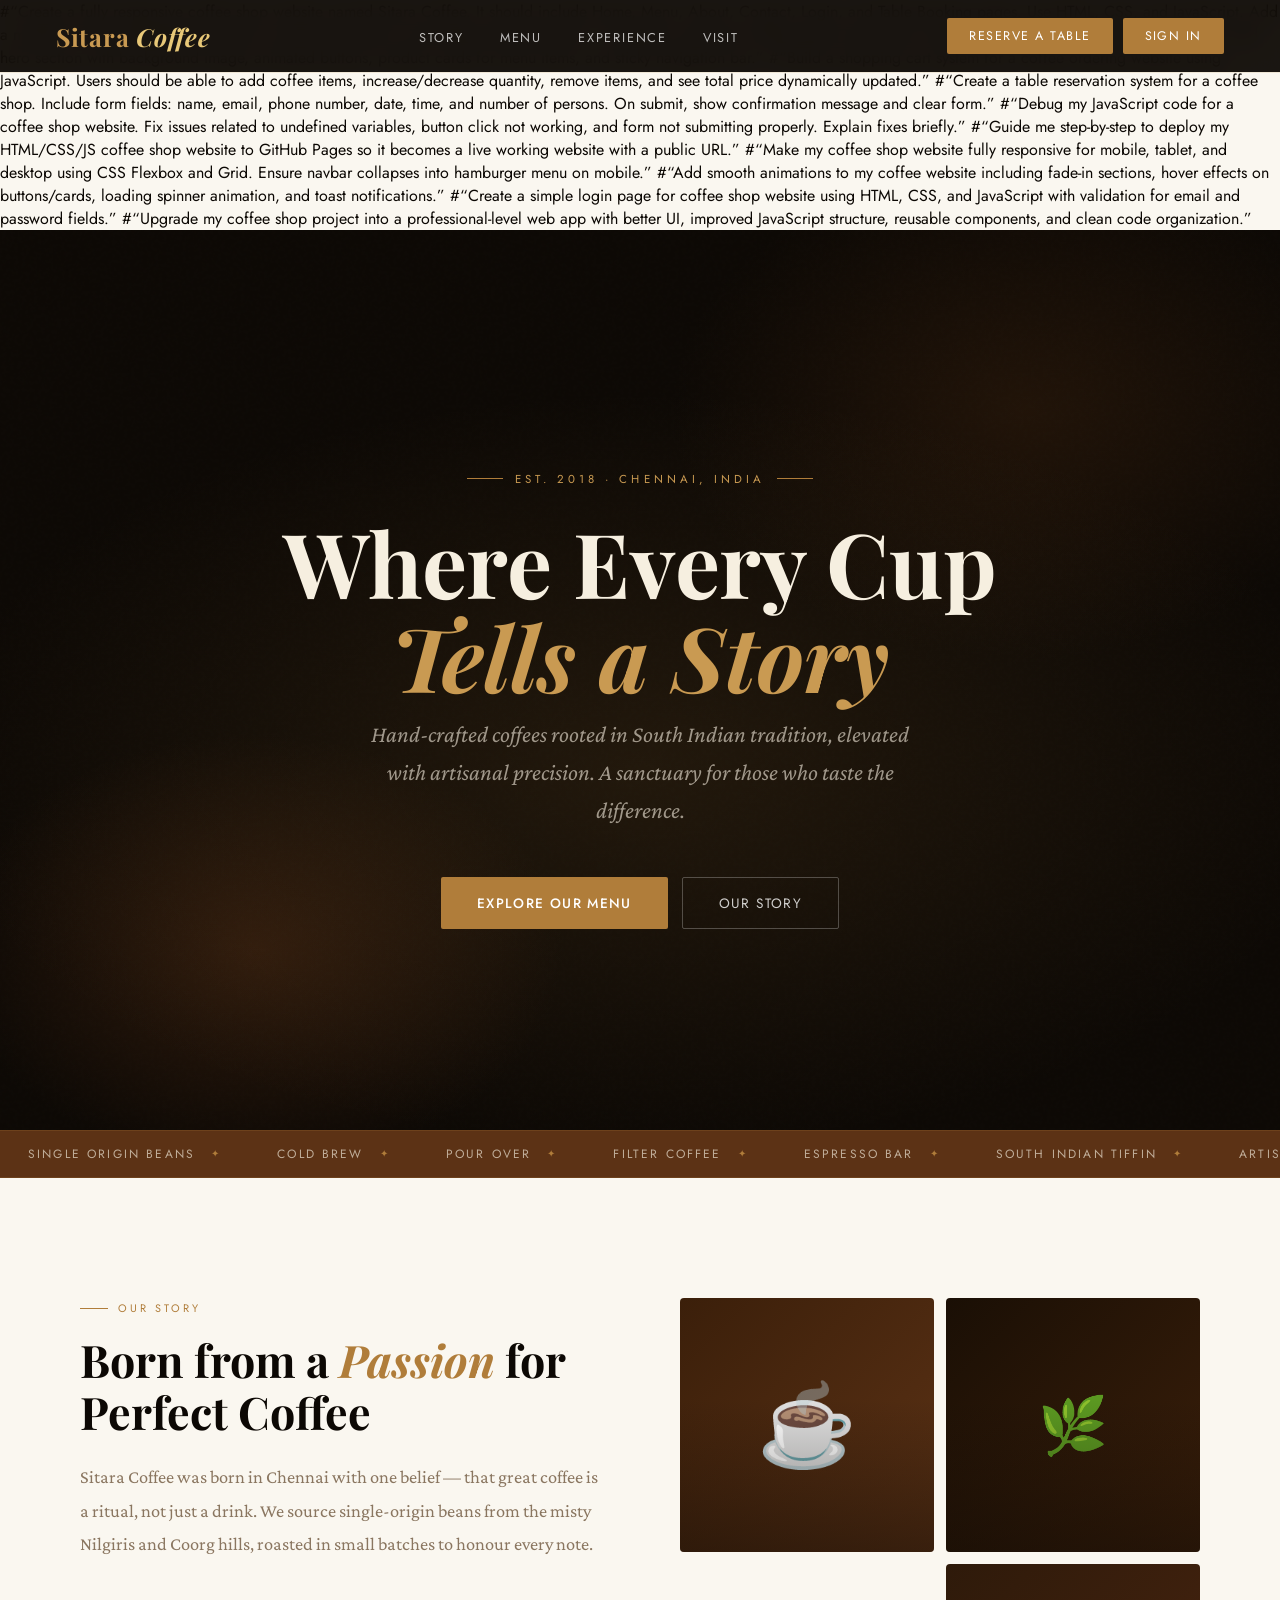
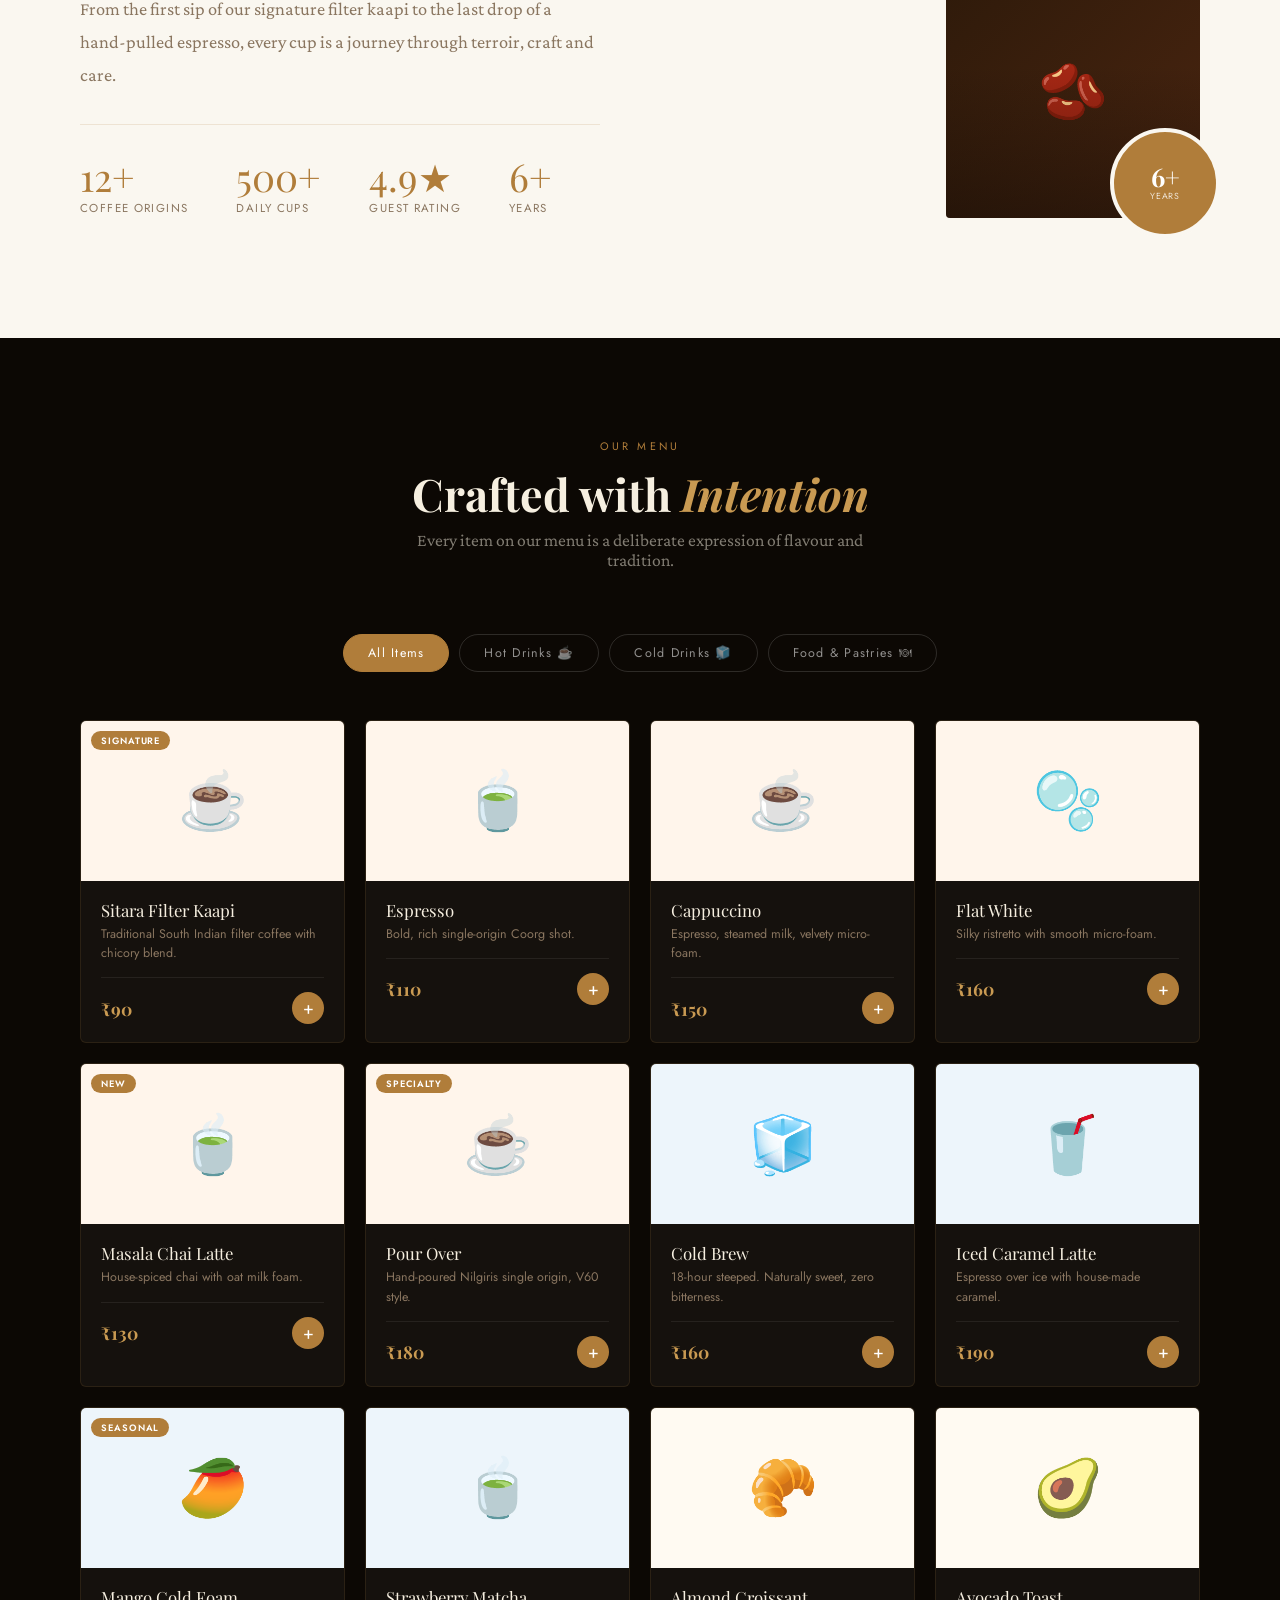
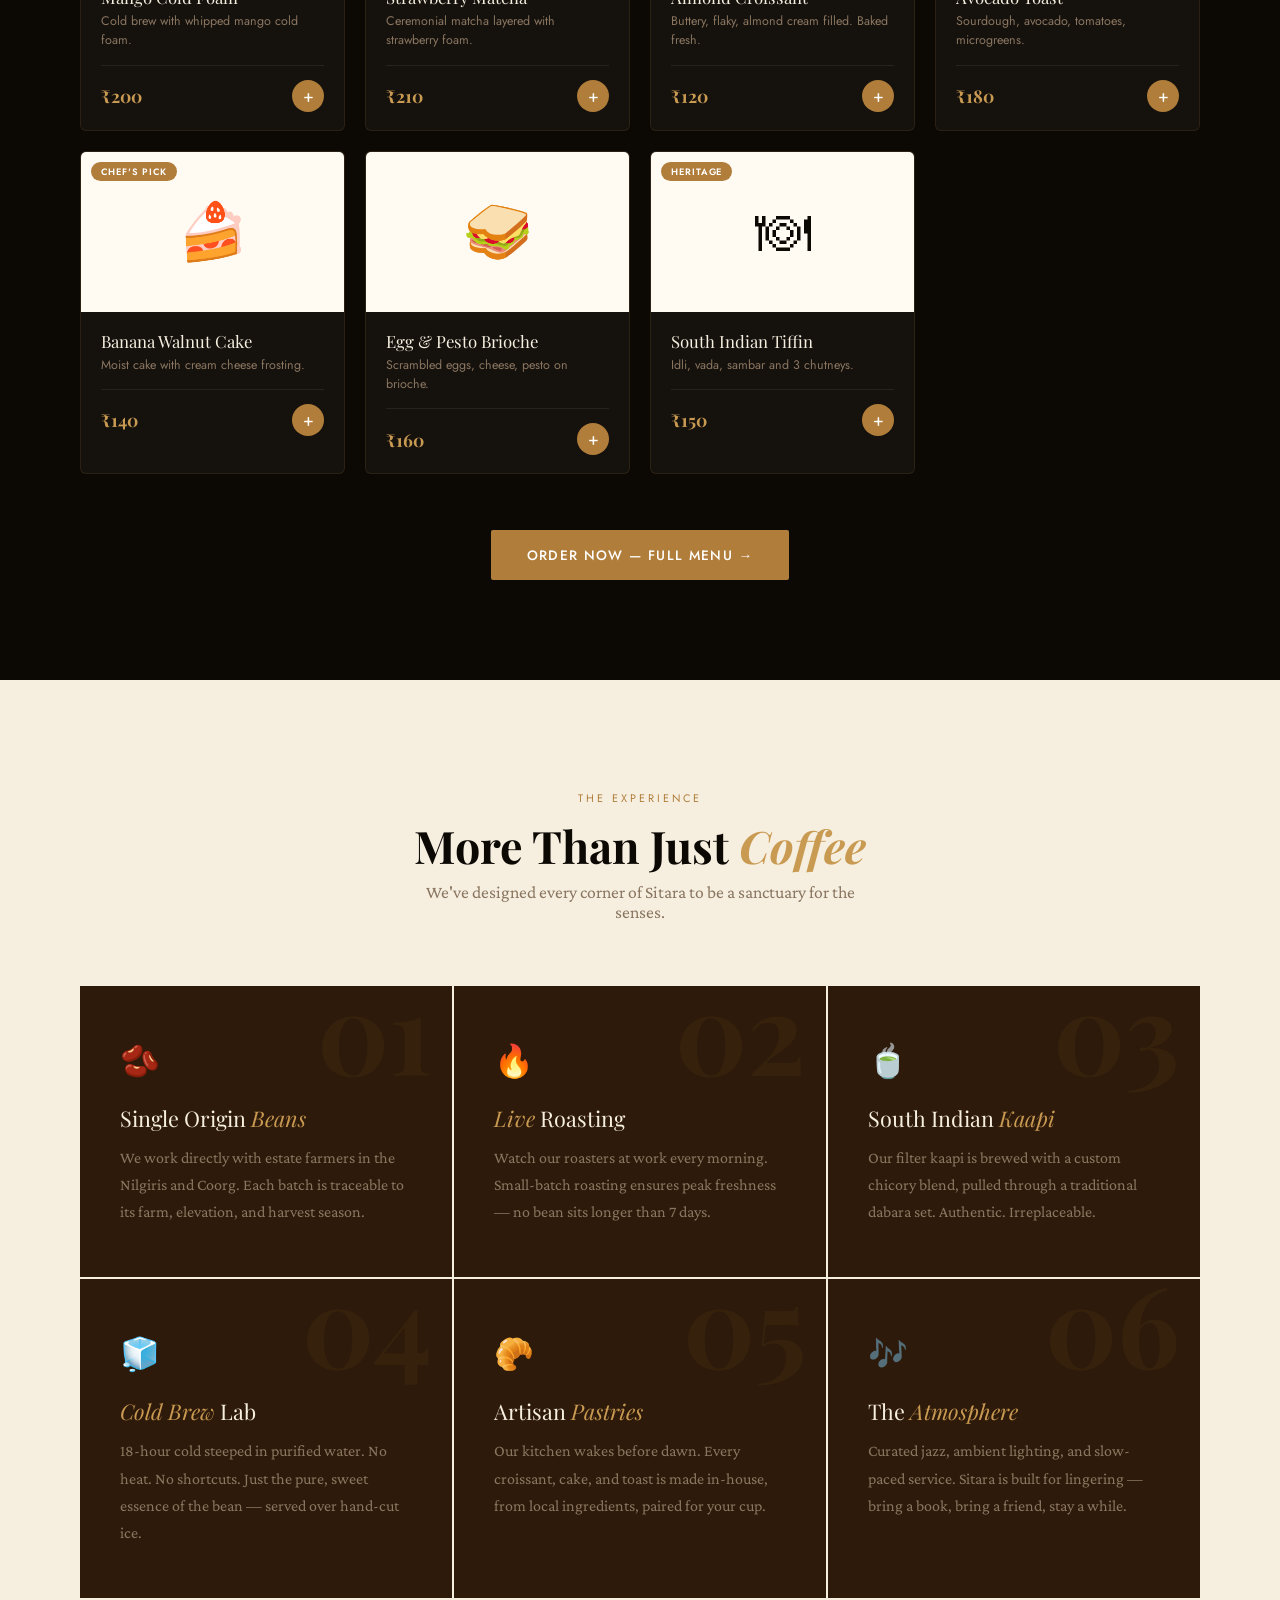
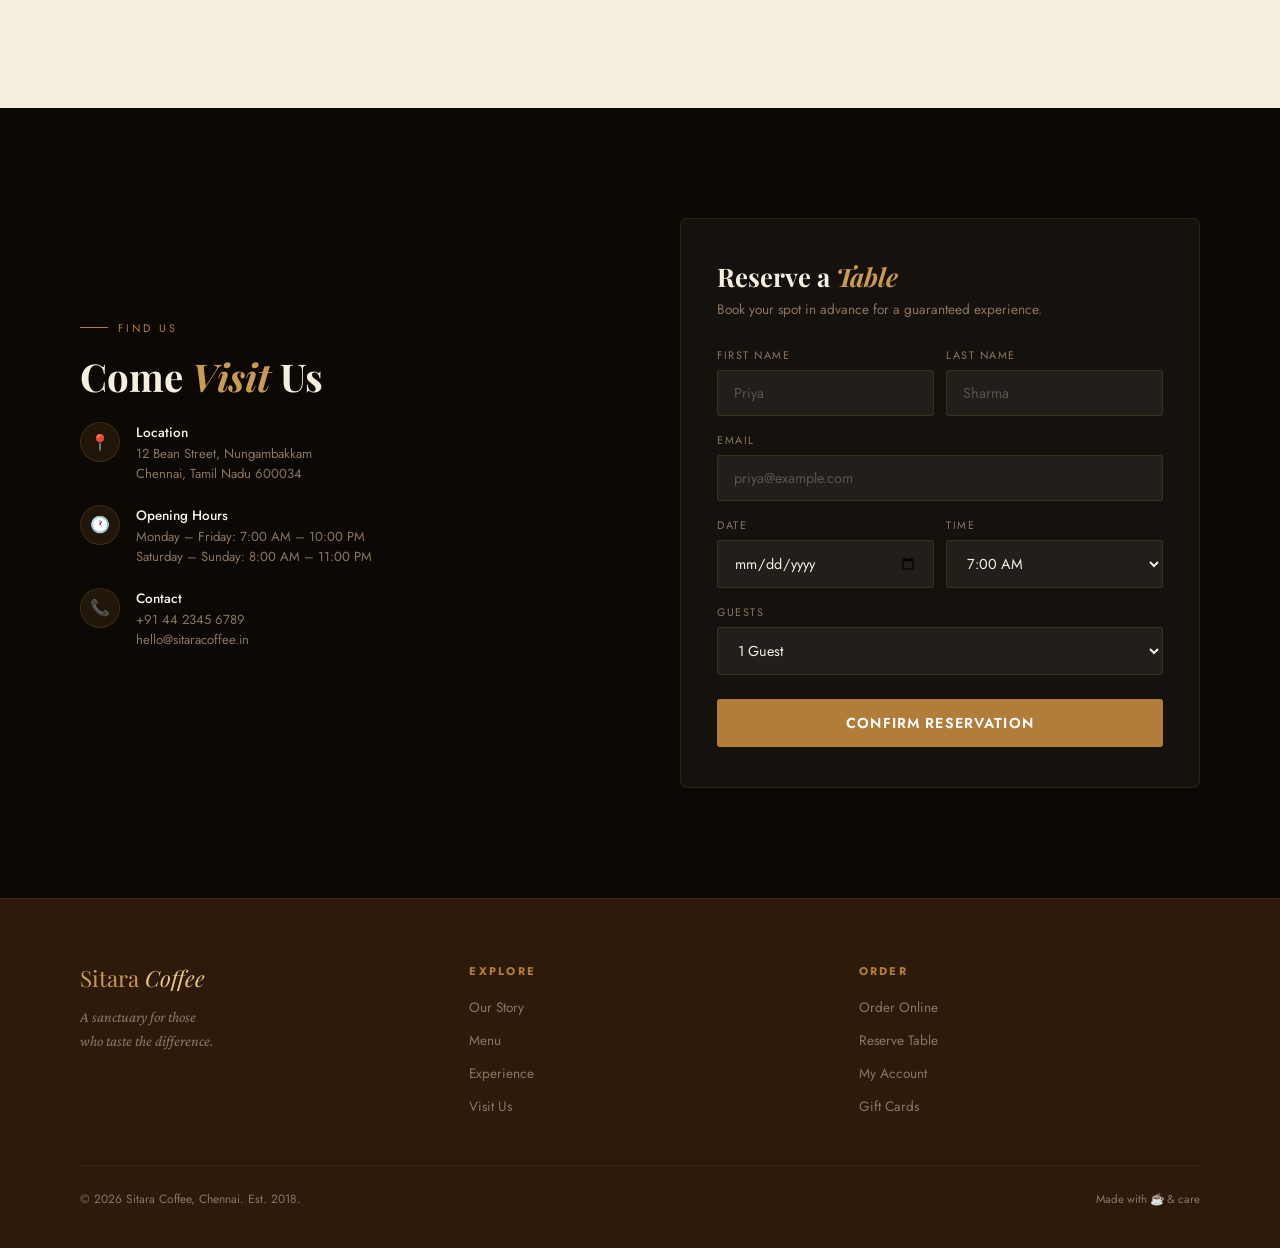
<file: sitara-coffee-complete.html>
#“Create a fully responsive coffee shop website named Sitara Coffee. It should include Home, Menu, About, Contact, Login, and Table Booking pages. Use HTML, CSS, and JavaScript. Add a modern UI with coffee-themed colors, smooth animations, and mobile responsiveness.”
#“Design a premium coffee shop UI with warm coffee colors (#4B2E14, #C9943A, cream). Add hero section with background image, animated buttons, product cards for menu items, and sticky navigation bar.”
#“Build a shopping cart system for a coffee ordering website using JavaScript. Users should be able to add coffee items, increase/decrease quantity, remove items, and see total price dynamically updated.”
#“Create a table reservation system for a coffee shop. Include form fields: name, email, phone number, date, time, and number of persons. On submit, show confirmation message and clear form.”
#“Debug my JavaScript code for a coffee shop website. Fix issues related to undefined variables, button click not working, and form not submitting properly. Explain fixes briefly.”
#“Guide me step-by-step to deploy my HTML/CSS/JS coffee shop website to GitHub Pages so it becomes a live working website with a public URL.”
#“Make my coffee shop website fully responsive for mobile, tablet, and desktop using CSS Flexbox and Grid. Ensure navbar collapses into hamburger menu on mobile.”
#“Add smooth animations to my coffee website including fade-in sections, hover effects on buttons/cards, loading spinner animation, and toast notifications.”
#“Create a simple login page for coffee shop website using HTML, CSS, and JavaScript with validation for email and password fields.”
#“Upgrade my coffee shop project into a professional-level web app with better UI, improved JavaScript structure, reusable components, and clean code organization.”
<!DOCTYPE html>
<html lang="en">
<head>
<meta charset="UTF-8">
<meta name="viewport" content="width=device-width, initial-scale=1.0">
<title>Sitara Coffee — Chennai</title>
<link href="https://fonts.googleapis.com/css2?family=Playfair+Display:ital,wght@0,400;0,500;0,700;1,400;1,700&family=Crimson+Pro:ital,wght@0,300;0,400;0,600;1,300;1,400&family=Jost:wght@300;400;500;600&display=swap" rel="stylesheet">
<style>
:root {
  --ink:      #0C0804;
  --parch:    #F6EFE0;
  --cream:    #FAF7F0;
  --gold:     #B07D3A;
  --gold2:    #C99A52;
  --gold3:    #E8C878;
  --espresso: #2E1A0A;
  --roast:    #5C3215;
  --muted:    #8A7660;
  --line:     rgba(176,125,58,.16);
  --shadow:   0 4px 36px rgba(12,8,4,.10);
  --shadowlg: 0 20px 64px rgba(12,8,4,.18);
}

*,*::before,*::after{margin:0;padding:0;box-sizing:border-box;}

html{scroll-behavior:smooth;}

body{
  font-family:'Jost',sans-serif;
  background:var(--cream);
  color:var(--ink);
  overflow-x:hidden;
}

/* ── UTILITY ── */
.hidden{display:none!important;}
img{display:block;max-width:100%;}
button{font-family:inherit;cursor:pointer;}
input,select,textarea{font-family:inherit;}

/* ══════════════════════════════════════
   SCREEN ROUTER
══════════════════════════════════════ */
.screen{display:none;min-height:100vh;flex-direction:column;}
.screen.active{display:flex;}

/* ══════════════════════════════════════
   NAVBAR
══════════════════════════════════════ */
.navbar{
  position:fixed;top:0;left:0;right:0;z-index:900;
  display:flex;align-items:center;justify-content:space-between;
  padding:0 56px;height:72px;
  transition:background .4s,backdrop-filter .4s,box-shadow .4s;
}
.navbar.solid{
  background:rgba(12,8,4,.94);
  backdrop-filter:blur(12px);
  box-shadow:0 1px 0 rgba(176,125,58,.15);
}
.nav-brand{
  font-family:'Playfair Display',serif;
  font-size:1.55rem;font-weight:700;
  color:var(--gold2);letter-spacing:.03em;
  cursor:pointer;
}
.nav-brand em{font-style:italic;color:var(--gold3);}
.nav-links{display:flex;gap:36px;list-style:none;}
.nav-links a{
  color:rgba(255,255,255,.72);font-size:.8rem;
  letter-spacing:.14em;text-transform:uppercase;
  text-decoration:none;cursor:pointer;transition:color .2s;
}
.nav-links a:hover{color:var(--gold2);}
.nav-actions{display:flex;gap:10px;align-items:center;}
.nav-reserve{
  padding:9px 22px;background:var(--gold);color:white;
  border:none;border-radius:2px;font-size:.78rem;
  letter-spacing:.12em;text-transform:uppercase;
  transition:background .2s,transform .15s;
}
.nav-reserve:hover{background:var(--gold2);transform:translateY(-1px);}
.nav-cart-btn{
  position:relative;width:40px;height:40px;border-radius:50%;
  border:1px solid rgba(255,255,255,.2);background:transparent;
  color:white;font-size:1rem;display:flex;align-items:center;
  justify-content:center;transition:all .2s;
}
.nav-cart-btn:hover{border-color:var(--gold2);color:var(--gold2);}
.cart-pip{
  position:absolute;top:-3px;right:-3px;
  width:17px;height:17px;border-radius:50%;
  background:var(--gold);color:white;
  font-size:.6rem;font-weight:700;
  display:flex;align-items:center;justify-content:center;
  opacity:0;transform:scale(0);
  transition:all .3s cubic-bezier(.34,1.56,.64,1);
}
.cart-pip.on{opacity:1;transform:scale(1);}
.nav-user-chip{
  display:flex;align-items:center;gap:8px;
  padding:5px 12px;border:1px solid rgba(255,255,255,.15);
  border-radius:99px;cursor:pointer;
}
.user-av{
  width:25px;height:25px;background:var(--gold);border-radius:50%;
  font-size:.7rem;font-weight:700;color:white;
  display:flex;align-items:center;justify-content:center;
}
.user-nm{color:rgba(255,255,255,.75);font-size:.8rem;}

/* ══════════════════════════════════════
   LANDING — HERO
══════════════════════════════════════ */
#s-home{background:var(--ink);}

.hero{
  min-height:100vh;position:relative;
  display:flex;flex-direction:column;align-items:center;justify-content:center;
  overflow:hidden;
}
.hero-bg{
  position:absolute;inset:0;
  background:
    radial-gradient(ellipse 80% 60% at 50% 60%, rgba(176,125,58,.13) 0%,transparent 70%),
    radial-gradient(ellipse 40% 40% at 20% 80%, rgba(94,50,21,.4) 0%,transparent 60%),
    radial-gradient(ellipse 50% 50% at 80% 20%, rgba(46,26,10,.6) 0%,transparent 55%);
  background-color:#0C0804;
}
/* grain texture */
.hero-bg::after{
  content:'';position:absolute;inset:0;
  background-image:url("data:image/svg+xml,%3Csvg viewBox='0 0 256 256' xmlns='http://www.w3.org/2000/svg'%3E%3Cfilter id='n'%3E%3CfeTurbulence type='fractalNoise' baseFrequency='0.9' numOctaves='4' stitchTiles='stitch'/%3E%3C/filter%3E%3Crect width='100%25' height='100%25' filter='url(%23n)' opacity='0.04'/%3E%3C/svg%3E");
  opacity:.35;pointer-events:none;
}

.hero-content{
  position:relative;z-index:2;
  text-align:center;padding:120px 32px 80px;
  max-width:900px;
}
.hero-est{
  font-size:.72rem;letter-spacing:.35em;text-transform:uppercase;
  color:var(--gold2);margin-bottom:28px;
  display:flex;align-items:center;justify-content:center;gap:12px;
}
.hero-est::before,.hero-est::after{content:'';width:36px;height:1px;background:var(--gold);}
.hero-h1{
  font-family:'Playfair Display',serif;
  font-size:clamp(3rem,7vw,6.5rem);
  color:var(--parch);line-height:1.05;
  font-weight:700;margin-bottom:12px;
}
.hero-h1 em{font-style:italic;color:var(--gold2);}
.hero-tagline{
  font-family:'Crimson Pro',serif;
  font-size:clamp(1.1rem,2vw,1.45rem);
  color:rgba(246,239,224,.6);font-style:italic;
  line-height:1.65;max-width:580px;margin:0 auto 48px;
}
.hero-actions{display:flex;gap:14px;justify-content:center;flex-wrap:wrap;}
.btn-gold{
  padding:15px 36px;background:var(--gold);color:white;
  border:none;border-radius:2px;font-size:.85rem;
  letter-spacing:.1em;text-transform:uppercase;font-weight:500;
  transition:all .2s;
}
.btn-gold:hover{background:var(--gold2);transform:translateY(-2px);box-shadow:0 8px 28px rgba(176,125,58,.35);}
.btn-outline-w{
  padding:15px 36px;background:transparent;
  color:rgba(255,255,255,.8);
  border:1px solid rgba(255,255,255,.25);border-radius:2px;
  font-size:.85rem;letter-spacing:.1em;text-transform:uppercase;
  transition:all .2s;
}
.btn-outline-w:hover{border-color:var(--gold2);color:var(--gold2);}

/* scroll ticker */
.ticker-wrap{
  position:relative;overflow:hidden;
  background:var(--roast);padding:14px 0;
  border-top:1px solid rgba(176,125,58,.2);
  border-bottom:1px solid rgba(176,125,58,.2);
}
.ticker-track{
  display:flex;gap:0;white-space:nowrap;
  animation:ticker 28s linear infinite;
}
.ticker-track:hover{animation-play-state:paused;}
@keyframes ticker{from{transform:translateX(0)}to{transform:translateX(-50%)}}
.ticker-item{
  padding:0 28px;font-size:.75rem;letter-spacing:.18em;
  text-transform:uppercase;color:rgba(246,239,224,.65);
  display:inline-flex;align-items:center;gap:16px;
}
.ticker-item::after{content:'✦';color:var(--gold);font-size:.6rem;}

/* ══════════════════════════════════════
   STORY SECTION
══════════════════════════════════════ */
.story-section{
  background:var(--cream);
  padding:120px 80px;
  display:grid;grid-template-columns:1fr 1fr;gap:80px;align-items:center;
}
.story-label{
  font-size:.68rem;letter-spacing:.28em;text-transform:uppercase;
  color:var(--gold);margin-bottom:18px;
  display:flex;align-items:center;gap:10px;
}
.story-label::before{content:'';width:28px;height:1px;background:var(--gold);}
.story-h2{
  font-family:'Playfair Display',serif;
  font-size:clamp(2rem,3.5vw,3.2rem);
  line-height:1.15;margin-bottom:24px;font-weight:700;
}
.story-h2 em{font-style:italic;color:var(--gold);}
.story-body{
  font-family:'Crimson Pro',serif;
  font-size:1.15rem;color:var(--muted);line-height:1.8;margin-bottom:32px;
}
.story-stats{
  display:flex;gap:48px;padding-top:32px;
  border-top:1px solid var(--line);
}
.stat-num{
  font-family:'Playfair Display',serif;
  font-size:2.4rem;color:var(--gold);line-height:1;
}
.stat-lbl{font-size:.72rem;letter-spacing:.12em;text-transform:uppercase;color:var(--muted);margin-top:4px;}

.story-visual{
  position:relative;
}
.story-img-grid{
  display:grid;grid-template-columns:1fr 1fr;
  grid-template-rows:1fr 1fr;gap:12px;
}
.story-tile{
  border-radius:4px;overflow:hidden;
  background:var(--espresso);
  display:flex;align-items:center;justify-content:center;
  font-size:3.5rem;aspect-ratio:1;
  position:relative;
}
.story-tile:first-child{grid-row:span 2;font-size:5rem;}
.story-tile::after{
  content:'';position:absolute;inset:0;
  background:linear-gradient(to bottom,transparent 40%,rgba(12,8,4,.45));
}
.story-badge{
  position:absolute;bottom:-20px;right:-20px;
  width:110px;height:110px;border-radius:50%;
  background:var(--gold);
  display:flex;flex-direction:column;align-items:center;justify-content:center;
  border:4px solid var(--cream);z-index:2;
  animation:spin 25s linear infinite;
}
.story-badge span{font-family:'Playfair Display',serif;font-size:1.6rem;font-weight:700;color:white;line-height:1;}
.story-badge small{font-size:.55rem;letter-spacing:.1em;color:rgba(255,255,255,.8);text-transform:uppercase;}

/* ══════════════════════════════════════
   MENU SECTION (landing preview)
══════════════════════════════════════ */
.menu-preview{
  background:var(--ink);padding:100px 80px;
}
.section-header{text-align:center;margin-bottom:64px;}
.section-header .label{
  font-size:.68rem;letter-spacing:.28em;text-transform:uppercase;
  color:var(--gold);margin-bottom:14px;
}
.section-header h2{
  font-family:'Playfair Display',serif;
  font-size:clamp(2rem,3.5vw,3rem);color:var(--parch);line-height:1.15;
}
.section-header h2 em{font-style:italic;color:var(--gold2);}
.section-header p{
  font-family:'Crimson Pro',serif;
  font-size:1.1rem;color:rgba(246,239,224,.5);
  margin-top:10px;max-width:480px;margin-left:auto;margin-right:auto;
}

.preview-categories{
  display:flex;gap:10px;justify-content:center;flex-wrap:wrap;margin-bottom:48px;
}
.cat-pill{
  padding:9px 24px;border-radius:99px;
  border:1px solid rgba(255,255,255,.14);
  color:rgba(255,255,255,.55);font-size:.78rem;
  letter-spacing:.1em;background:transparent;transition:all .2s;
}
.cat-pill.on,.cat-pill:hover{background:var(--gold);border-color:var(--gold);color:white;}

.menu-cards{
  display:grid;grid-template-columns:repeat(auto-fill,minmax(250px,1fr));
  gap:20px;
}
.menu-card{
  background:rgba(255,255,255,.04);
  border:1px solid rgba(176,125,58,.14);
  border-radius:6px;overflow:hidden;
  transition:transform .22s,box-shadow .22s,border-color .22s;
}
.menu-card:hover{transform:translateY(-6px);box-shadow:0 20px 56px rgba(0,0,0,.35);border-color:rgba(176,125,58,.3);}
.mc-img{
  height:160px;display:flex;align-items:center;justify-content:center;
  font-size:3.5rem;position:relative;
}
.mc-badge{
  position:absolute;top:10px;left:10px;
  background:var(--gold);color:white;
  font-size:.58rem;font-weight:600;letter-spacing:.1em;
  padding:3px 10px;border-radius:99px;text-transform:uppercase;
}
.mc-body{padding:18px 20px;}
.mc-name{font-family:'Playfair Display',serif;font-size:1.05rem;color:var(--parch);margin-bottom:4px;}
.mc-desc{font-size:.78rem;color:var(--muted);line-height:1.55;margin-bottom:14px;}
.mc-footer{display:flex;align-items:center;justify-content:space-between;}
.mc-price{font-family:'Playfair Display',serif;font-size:1.1rem;color:var(--gold2);font-weight:700;}
.mc-add{
  width:32px;height:32px;border-radius:50%;
  background:var(--gold);color:white;border:none;
  font-size:1.1rem;display:flex;align-items:center;justify-content:center;
  transition:all .2s;
}
.mc-add:hover{background:var(--gold2);transform:scale(1.12);}
.mc-add.done{background:#2D7A4F;font-size:.75rem;}

.menu-cta{text-align:center;margin-top:56px;}

/* ══════════════════════════════════════
   EXPERIENCE SECTION
══════════════════════════════════════ */
.experience-section{
  background:var(--parch);padding:110px 80px;
}
.exp-grid{
  display:grid;grid-template-columns:repeat(3,1fr);gap:2px;
  margin-top:64px;
}
.exp-tile{
  background:var(--espresso);
  padding:52px 40px;position:relative;overflow:hidden;
  transition:background .3s;
}
.exp-tile:hover{background:var(--roast);}
.exp-tile::before{
  content:attr(data-num);
  position:absolute;top:-12px;right:20px;
  font-family:'Playfair Display',serif;
  font-size:7rem;color:rgba(176,125,58,.07);
  font-weight:700;line-height:1;pointer-events:none;
}
.exp-icon{font-size:2rem;margin-bottom:20px;}
.exp-title{
  font-family:'Playfair Display',serif;
  font-size:1.35rem;color:var(--parch);margin-bottom:12px;
}
.exp-title em{font-style:italic;color:var(--gold2);}
.exp-body{font-family:'Crimson Pro',serif;font-size:1rem;color:var(--muted);line-height:1.7;}

/* ══════════════════════════════════════
   VISIT SECTION
══════════════════════════════════════ */
.visit-section{
  background:var(--ink);padding:110px 80px;
  display:grid;grid-template-columns:1fr 1fr;gap:80px;align-items:center;
}
.visit-info .label{
  font-size:.68rem;letter-spacing:.28em;text-transform:uppercase;
  color:var(--gold);margin-bottom:18px;
  display:flex;align-items:center;gap:10px;
}
.visit-info .label::before{content:'';width:28px;height:1px;background:var(--gold);}
.visit-info h2{
  font-family:'Playfair Display',serif;
  font-size:clamp(2rem,3vw,3rem);color:var(--parch);
  line-height:1.15;margin-bottom:24px;
}
.visit-info h2 em{font-style:italic;color:var(--gold2);}
.visit-details{display:flex;flex-direction:column;gap:20px;margin-bottom:36px;}
.visit-row{display:flex;gap:16px;align-items:flex-start;}
.visit-row-icon{
  width:40px;height:40px;border-radius:50%;
  background:rgba(176,125,58,.12);border:1px solid rgba(176,125,58,.2);
  display:flex;align-items:center;justify-content:center;
  font-size:1rem;flex-shrink:0;
}
.visit-row-text h4{color:var(--parch);font-size:.85rem;font-weight:500;margin-bottom:2px;}
.visit-row-text p{color:var(--muted);font-size:.82rem;line-height:1.55;}

/* Reserve form */
.reserve-card{
  background:rgba(255,255,255,.04);
  border:1px solid rgba(176,125,58,.18);
  border-radius:8px;padding:40px 36px;
}
.reserve-card h3{
  font-family:'Playfair Display',serif;
  font-size:1.6rem;color:var(--parch);margin-bottom:6px;
}
.reserve-card h3 em{font-style:italic;color:var(--gold2);}
.reserve-card p{color:var(--muted);font-size:.85rem;margin-bottom:28px;}
.r-group{margin-bottom:16px;}
.r-group label{
  display:block;font-size:.68rem;letter-spacing:.14em;
  text-transform:uppercase;color:var(--muted);margin-bottom:7px;
}
.r-group input,.r-group select{
  width:100%;padding:12px 16px;
  background:rgba(255,255,255,.06);
  border:1px solid rgba(176,125,58,.18);border-radius:3px;
  color:var(--parch);font-family:'Jost',sans-serif;font-size:.9rem;
  outline:none;transition:border-color .2s;
}
.r-group input::placeholder{color:rgba(246,239,224,.25);}
.r-group input:focus,.r-group select:focus{border-color:var(--gold);}
.r-group select option{background:var(--espresso);color:var(--parch);}
.r-row2{display:grid;grid-template-columns:1fr 1fr;gap:12px;}
.reserve-btn{
  width:100%;padding:14px;background:var(--gold);color:white;
  border:none;border-radius:3px;margin-top:8px;
  font-family:'Jost',sans-serif;font-weight:600;
  font-size:.9rem;letter-spacing:.08em;text-transform:uppercase;
  transition:all .2s;
}
.reserve-btn:hover{background:var(--gold2);transform:translateY(-1px);}

/* ══════════════════════════════════════
   FOOTER
══════════════════════════════════════ */
.site-footer{
  background:var(--espresso);
  padding:64px 80px 40px;
  border-top:1px solid rgba(176,125,58,.15);
}
.footer-top{
  display:grid;grid-template-columns:1fr 1fr 1fr;
  gap:48px;margin-bottom:48px;
}
.footer-brand{
  font-family:'Playfair Display',serif;
  font-size:1.4rem;color:var(--gold2);margin-bottom:12px;
}
.footer-brand em{font-style:italic;color:var(--gold3);}
.footer-tagline{
  font-family:'Crimson Pro',serif;font-style:italic;
  color:var(--muted);font-size:.95rem;line-height:1.6;
}
.footer-col h4{
  font-size:.7rem;letter-spacing:.2em;text-transform:uppercase;
  color:var(--gold);margin-bottom:16px;
}
.footer-col ul{list-style:none;display:flex;flex-direction:column;gap:10px;}
.footer-col a{color:var(--muted);font-size:.85rem;cursor:pointer;transition:color .2s;}
.footer-col a:hover{color:var(--gold2);}
.footer-bottom{
  border-top:1px solid rgba(176,125,58,.1);padding-top:24px;
  display:flex;justify-content:space-between;align-items:center;
}
.footer-bottom p{color:var(--muted);font-size:.75rem;}

/* ══════════════════════════════════════
   AUTH SCREENS
══════════════════════════════════════ */
.auth-screen{background:var(--ink);}
.auth-layout{
  flex:1;display:grid;grid-template-columns:1fr 1fr;
  min-height:calc(100vh - 72px);margin-top:72px;
}
.auth-left{
  background:var(--espresso);padding:80px 64px;
  display:flex;flex-direction:column;align-items:center;justify-content:center;
  position:relative;overflow:hidden;
}
.auth-left::before{
  content:'';position:absolute;inset:0;
  background:radial-gradient(ellipse at 50% 50%,rgba(176,125,58,.1) 0%,transparent 70%);
}
.auth-cup{
  font-size:5.5rem;margin-bottom:36px;
  animation:floatY 3.5s ease-in-out infinite;
  position:relative;z-index:1;
}
@keyframes floatY{0%,100%{transform:translateY(0)}50%{transform:translateY(-14px)}}
.auth-left-quote{
  font-family:'Playfair Display',serif;
  font-size:1.75rem;color:var(--parch);
  text-align:center;line-height:1.4;
  position:relative;z-index:1;
}
.auth-left-quote em{font-style:italic;color:var(--gold2);}
.auth-left-sub{
  color:var(--muted);font-size:.85rem;text-align:center;
  margin-top:14px;position:relative;z-index:1;line-height:1.6;
}
.auth-perks{
  margin-top:32px;display:flex;flex-direction:column;gap:10px;
  width:100%;max-width:300px;position:relative;z-index:1;
}
.auth-perk{
  display:flex;gap:12px;align-items:center;
  padding:11px 16px;background:rgba(255,255,255,.04);
  border:1px solid rgba(176,125,58,.12);border-radius:4px;
}
.auth-perk-icon{font-size:1.1rem;}
.auth-perk-text{color:rgba(246,239,224,.6);font-size:.8rem;}

.auth-right{
  padding:64px 72px;
  display:flex;flex-direction:column;justify-content:center;
  background:var(--cream);
}
.auth-form-box{width:100%;max-width:420px;margin:0 auto;}
.auth-form-box h2{
  font-family:'Playfair Display',serif;
  font-size:2.2rem;margin-bottom:6px;
}
.auth-form-box h2 em{font-style:italic;color:var(--gold);}
.auth-form-box .sub{color:var(--muted);font-size:.88rem;margin-bottom:32px;line-height:1.55;}

.f-row{display:grid;grid-template-columns:1fr 1fr;gap:14px;}
.f-group{margin-bottom:16px;}
.f-group label{
  display:block;font-size:.68rem;letter-spacing:.14em;
  text-transform:uppercase;color:var(--muted);margin-bottom:7px;
}
.f-group input{
  width:100%;padding:12px 16px;
  border:1.5px solid rgba(92,50,21,.13);border-radius:3px;
  background:white;color:var(--ink);font-size:.9rem;
  outline:none;transition:border-color .2s;
}
.f-group input:focus{border-color:var(--gold);box-shadow:0 0 0 3px rgba(176,125,58,.1);}
.f-group input.err-inp{border-color:#B33A3A;}
.f-err{font-size:.72rem;color:#B33A3A;margin-top:4px;display:none;}
.f-err.show{display:block;}

.pw-row{position:relative;}
.pw-row input{padding-right:44px;}
.pw-eye{
  position:absolute;right:12px;top:50%;transform:translateY(-50%);
  background:none;border:none;cursor:pointer;
  color:var(--muted);font-size:.85rem;
}

.strength-track{display:flex;gap:4px;margin-top:6px;}
.strength-seg{flex:1;height:2px;background:rgba(92,50,21,.1);border-radius:99px;transition:background .3s;}

.divider{display:flex;align-items:center;gap:12px;margin:20px 0;}
.divider::before,.divider::after{content:'';flex:1;height:1px;background:rgba(92,50,21,.12);}
.divider span{font-size:.72rem;color:var(--muted);}

.google-btn{
  width:100%;padding:12px;background:white;
  border:1.5px solid rgba(92,50,21,.13);border-radius:3px;
  display:flex;align-items:center;justify-content:center;gap:10px;
  font-size:.88rem;transition:all .2s;margin-bottom:4px;
}
.google-btn:hover{border-color:var(--gold);background:rgba(176,125,58,.03);}

.submit-btn{
  width:100%;padding:14px;background:var(--gold);color:white;
  border:none;border-radius:3px;margin-top:4px;
  font-family:'Jost',sans-serif;font-weight:600;
  font-size:.9rem;letter-spacing:.06em;
  transition:all .2s;
}
.submit-btn:hover{background:var(--gold2);transform:translateY(-1px);box-shadow:0 6px 20px rgba(176,125,58,.3);}

.auth-sw{color:var(--muted);font-size:.83rem;text-align:center;margin-top:18px;}
.auth-sw a{color:var(--roast);font-weight:500;cursor:pointer;}
.auth-sw a:hover{color:var(--gold);}

/* ══════════════════════════════════════
   ORDER FLOW SCREENS
══════════════════════════════════════ */
.flow-screen{background:var(--cream);}
.flow-header{
  margin-top:72px;
  background:white;
  border-bottom:1px solid var(--line);
  padding:20px 56px;
}
.steps-row{
  display:flex;align-items:center;justify-content:center;gap:0;
}
.step-item{
  display:flex;align-items:center;gap:8px;
  font-size:.75rem;letter-spacing:.1em;text-transform:uppercase;color:var(--muted);
}
.step-circle{
  width:26px;height:26px;border-radius:50%;
  border:1.5px solid var(--muted);
  display:flex;align-items:center;justify-content:center;
  font-size:.7rem;font-weight:600;transition:all .3s;
}
.step-item.active{color:var(--gold);}
.step-item.active .step-circle{background:var(--gold);border-color:var(--gold);color:white;}
.step-item.done{color:var(--roast);}
.step-item.done .step-circle{background:var(--roast);border-color:var(--roast);color:white;font-size:0;}
.step-item.done .step-circle::after{content:'✓';font-size:.72rem;}
.step-dash{width:44px;height:1px;background:var(--line);margin:0 4px;}

.flow-body{
  flex:1;display:grid;grid-template-columns:1fr 380px;
  gap:32px;padding:48px 56px;
  max-width:1200px;margin:0 auto;width:100%;
}
.flow-left h2{
  font-family:'Playfair Display',serif;
  font-size:2rem;margin-bottom:6px;
}
.flow-left h2 em{font-style:italic;color:var(--gold);}
.flow-left .sub{color:var(--muted);font-size:.88rem;margin-bottom:32px;}

/* order sidebar card */
.sidebar-card{
  background:white;border-radius:8px;
  box-shadow:var(--shadow);padding:26px 24px;
  position:sticky;top:88px;
}
.sidebar-card h3{
  font-family:'Playfair Display',serif;
  font-size:1.2rem;margin-bottom:18px;
  padding-bottom:14px;border-bottom:1px solid var(--line);
}
.s-item{display:flex;justify-content:space-between;align-items:center;margin-bottom:12px;gap:8px;}
.s-item-l{display:flex;gap:8px;align-items:center;}
.s-emoji{font-size:1.2rem;}
.s-name{font-size:.84rem;}
.s-qty{font-size:.72rem;color:var(--muted);}
.s-price{font-family:'Playfair Display',serif;font-size:.95rem;color:var(--gold);font-weight:600;white-space:nowrap;}
.s-div{height:1px;background:var(--line);margin:14px 0;}
.s-line{display:flex;justify-content:space-between;font-size:.82rem;color:var(--muted);margin-bottom:7px;}
.s-total{display:flex;justify-content:space-between;font-family:'Playfair Display',serif;font-size:1.15rem;font-weight:700;margin-top:8px;}
.s-total span:last-child{color:var(--gold);}
.s-discount{color:#2D7A4F;font-size:.8rem;}
.s-note{font-size:.72rem;color:var(--muted);text-align:center;margin-top:8px;}

/* MENU SCREEN */
.menu-screen-wrap{
  flex:1;display:grid;grid-template-columns:1fr 320px;
  margin-top:72px;
}
.menu-main{padding:40px 48px;background:var(--cream);}
.menu-main h2{
  font-family:'Playfair Display',serif;
  font-size:2rem;margin-bottom:6px;
}
.menu-main h2 em{font-style:italic;color:var(--gold);}
.menu-main .sub{color:var(--muted);font-size:.88rem;margin-bottom:28px;}
.menu-filters-row{display:flex;gap:8px;margin-bottom:28px;flex-wrap:wrap;}
.mf-pill{
  padding:8px 20px;border-radius:99px;
  border:1px solid rgba(92,50,21,.14);
  color:var(--muted);font-size:.78rem;
  letter-spacing:.08em;background:white;transition:all .2s;
}
.mf-pill.on,.mf-pill:hover{background:var(--gold);border-color:var(--gold);color:white;}
.menu-items-grid{
  display:grid;grid-template-columns:repeat(auto-fill,minmax(220px,1fr));
  gap:18px;
}
.food-card{
  background:white;border-radius:6px;overflow:hidden;
  box-shadow:var(--shadow);transition:transform .2s,box-shadow .2s;
}
.food-card:hover{transform:translateY(-5px);box-shadow:var(--shadowlg);}
.fc-img{
  height:150px;display:flex;align-items:center;justify-content:center;
  font-size:3rem;position:relative;
}
.fc-badge{
  position:absolute;top:8px;left:8px;
  background:var(--gold);color:white;
  font-size:.58rem;font-weight:700;letter-spacing:.1em;
  padding:3px 9px;border-radius:99px;text-transform:uppercase;
}
.fc-body{padding:14px 16px;}
.fc-name{font-family:'Playfair Display',serif;font-size:1rem;margin-bottom:3px;}
.fc-desc{font-size:.75rem;color:var(--muted);line-height:1.5;margin-bottom:12px;}
.fc-foot{display:flex;align-items:center;justify-content:space-between;}
.fc-price{font-family:'Playfair Display',serif;font-size:1.05rem;font-weight:700;color:var(--roast);}
.fc-add{
  width:30px;height:30px;border-radius:50%;
  background:var(--ink);color:white;border:none;
  display:flex;align-items:center;justify-content:center;
  font-size:1rem;transition:all .2s;
}
.fc-add:hover{background:var(--gold);transform:scale(1.1);}
.fc-add.added{background:#2D7A4F;font-size:.7rem;}

/* Mini Cart */
.mini-cart{
  background:var(--ink);padding:28px 24px;
  display:flex;flex-direction:column;
  position:sticky;top:72px;height:calc(100vh - 72px);
  overflow-y:auto;border-left:1px solid rgba(255,255,255,.05);
}
.mini-cart::-webkit-scrollbar{width:3px;}
.mini-cart::-webkit-scrollbar-thumb{background:rgba(176,125,58,.3);border-radius:99px;}
.mc-title{
  font-family:'Playfair Display',serif;
  font-size:1.15rem;color:var(--parch);
  margin-bottom:20px;padding-bottom:14px;
  border-bottom:1px solid rgba(255,255,255,.07);
}
.mc-empty-state{
  flex:1;display:flex;flex-direction:column;
  align-items:center;justify-content:center;
  gap:10px;color:var(--muted);text-align:center;
}
.mc-empty-state .icon{font-size:3rem;opacity:.2;}
.mc-empty-state p{font-size:.83rem;}
.mc-list{flex:1;overflow-y:auto;}
.mc-row{
  display:flex;gap:10px;align-items:center;
  padding:11px 0;border-bottom:1px solid rgba(255,255,255,.06);
  animation:slideR .25s ease;
}
@keyframes slideR{from{opacity:0;transform:translateX(14px)}to{opacity:1;transform:none}}
.mc-em{font-size:1.3rem;width:32px;text-align:center;}
.mc-nm{color:var(--parch);font-size:.82rem;flex:1;line-height:1.35;}
.mc-qc{display:flex;align-items:center;gap:7px;}
.mc-qb{
  width:22px;height:22px;border-radius:50%;
  background:rgba(255,255,255,.08);border:none;
  color:white;font-size:.85rem;cursor:pointer;
  display:flex;align-items:center;justify-content:center;transition:background .15s;
}
.mc-qb:hover{background:var(--gold);}
.mc-qn{color:white;font-size:.8rem;min-width:16px;text-align:center;}
.mc-pr{color:var(--gold2);font-family:'Playfair Display',serif;font-size:.88rem;}

.mc-footer{padding-top:14px;border-top:1px solid rgba(255,255,255,.07);margin-top:4px;}
.mc-sub-row{display:flex;justify-content:space-between;color:var(--muted);font-size:.78rem;margin-bottom:5px;}
.mc-total-row{display:flex;justify-content:space-between;color:var(--parch);font-family:'Playfair Display',serif;font-size:1.05rem;margin-bottom:14px;margin-top:8px;}
.mc-total-row span:last-child{color:var(--gold2);}
.mc-checkout-btn{
  width:100%;padding:13px;background:var(--gold);color:white;
  border:none;border-radius:3px;
  font-family:'Jost',sans-serif;font-weight:600;
  font-size:.85rem;letter-spacing:.06em;cursor:pointer;transition:all .2s;
}
.mc-checkout-btn:hover{background:var(--gold2);}
.mc-checkout-btn:disabled{opacity:.35;cursor:not-allowed;}

/* CART SCREEN */
.cart-screen-layout{
  flex:1;display:grid;grid-template-columns:1fr 380px;
  gap:32px;padding:48px 56px;
  max-width:1200px;margin:0 auto;width:100%;
}
.cart-item-row{
  display:flex;gap:14px;align-items:center;
  background:white;padding:16px 18px;border-radius:6px;
  box-shadow:var(--shadow);margin-bottom:12px;
}
.cir-em{font-size:2rem;width:52px;text-align:center;}
.cir-info{flex:1;}
.cir-name{font-family:'Playfair Display',serif;font-size:1rem;margin-bottom:2px;}
.cir-tag{font-size:.7rem;color:var(--muted);text-transform:capitalize;}
.cir-unit{font-size:.78rem;color:var(--muted);margin-top:3px;}
.cir-qc{display:flex;align-items:center;gap:10px;}
.cq-btn{
  width:28px;height:28px;border-radius:50%;
  border:1px solid var(--line);background:var(--cream);
  font-size:.9rem;cursor:pointer;display:flex;
  align-items:center;justify-content:center;transition:all .2s;
}
.cq-btn:hover{background:var(--gold);border-color:var(--gold);color:white;}
.cq-num{font-size:.9rem;min-width:20px;text-align:center;font-weight:500;}
.cir-price{font-family:'Playfair Display',serif;font-size:1.05rem;font-weight:700;color:var(--roast);min-width:60px;text-align:right;}
.cir-rm{background:none;border:none;color:var(--muted);font-size:.72rem;cursor:pointer;padding:4px;transition:color .2s;}
.cir-rm:hover{color:#B33A3A;}

.promo-row{display:flex;gap:8px;margin:16px 0 6px;}
.promo-input{
  flex:1;padding:10px 14px;
  border:1.5px solid var(--line);border-radius:3px;
  font-size:.85rem;text-transform:uppercase;letter-spacing:.05em;
  outline:none;transition:border-color .2s;background:white;
}
.promo-input:focus{border-color:var(--gold);}
.promo-apply-btn{
  padding:10px 16px;background:var(--ink);color:white;
  border:none;border-radius:3px;font-size:.78rem;
  cursor:pointer;transition:background .2s;white-space:nowrap;
}
.promo-apply-btn:hover{background:var(--roast);}
.promo-result{font-size:.75rem;margin-bottom:6px;}
.promo-result.ok{color:#2D7A4F;}
.promo-result.err{color:#B33A3A;}

.cart-empty-box{
  text-align:center;padding:80px 40px;color:var(--muted);
  grid-column:1/-1;
}
.cart-empty-box .big-em{font-size:5rem;opacity:.15;margin-bottom:16px;}
.cart-empty-box p{font-size:.95rem;margin-bottom:20px;}

.proceed-btn{
  width:100%;padding:14px;background:var(--gold);color:white;
  border:none;border-radius:3px;margin-top:16px;
  font-family:'Jost',sans-serif;font-weight:600;
  font-size:.9rem;letter-spacing:.06em;cursor:pointer;transition:all .2s;
}
.proceed-btn:hover{background:var(--gold2);transform:translateY(-1px);}
.proceed-btn:disabled{opacity:.35;cursor:not-allowed;transform:none;}
.back-a{display:block;text-align:center;margin-top:12px;color:var(--muted);font-size:.8rem;cursor:pointer;transition:color .2s;}
.back-a:hover{color:var(--gold);}

/* CHECKOUT */
.sec-lbl{
  font-size:.68rem;letter-spacing:.2em;text-transform:uppercase;
  color:var(--gold);margin:28px 0 14px;
  display:flex;align-items:center;gap:10px;
}
.sec-lbl::after{content:'';flex:1;height:1px;background:var(--line);}

/* Payment */
.pay-grid{display:grid;grid-template-columns:repeat(4,1fr);gap:10px;}
.pay-opt{position:relative;}
.pay-opt input{position:absolute;opacity:0;width:0;height:0;}
.pay-lbl{
  display:flex;flex-direction:column;align-items:center;gap:7px;
  padding:16px 10px;border:1.5px solid var(--line);
  border-radius:6px;cursor:pointer;
  background:white;text-align:center;transition:all .2s;
}
.pay-lbl:hover{border-color:var(--gold);}
.pay-opt input:checked + .pay-lbl{
  border-color:var(--gold);background:rgba(176,125,58,.06);
  box-shadow:0 0 0 3px rgba(176,125,58,.1);
}
.pay-icon{font-size:1.55rem;}
.pay-name{font-size:.74rem;font-weight:600;}
.pay-sub{font-size:.63rem;color:var(--muted);}

.pay-panel{
  display:none;background:rgba(176,125,58,.04);
  border:1px solid rgba(176,125,58,.18);
  border-radius:6px;padding:20px;margin-top:10px;
}
.pay-panel.show{display:block;animation:fadeUp .3s ease;}
@keyframes fadeUp{from{opacity:0;transform:translateY(8px)}to{opacity:1;transform:none}}

.card-num-wrap{position:relative;}
.card-num-wrap input{padding-right:52px;letter-spacing:.1em;}
.card-brand-ic{position:absolute;right:14px;top:50%;transform:translateY(-50%);font-size:1.1rem;pointer-events:none;}
.card-3{display:grid;grid-template-columns:2fr 1fr 1fr;gap:12px;}

.upi-apps{display:flex;gap:8px;flex-wrap:wrap;margin-top:12px;}
.upi-app-b{
  display:flex;align-items:center;gap:7px;
  padding:8px 14px;border:1px solid var(--line);
  border-radius:4px;background:white;cursor:pointer;
  font-size:.78rem;transition:all .2s;
}
.upi-app-b:hover,.upi-app-b.sel{border-color:var(--gold);background:rgba(176,125,58,.06);color:var(--roast);font-weight:500;}

.cod-box{
  display:flex;align-items:center;gap:10px;
  padding:13px 16px;background:rgba(45,122,79,.07);
  border:1px solid rgba(45,122,79,.2);border-radius:4px;
  color:#2D7A4F;font-size:.84rem;
}

.nb-select{
  width:100%;padding:12px 16px;
  border:1.5px solid rgba(92,50,21,.13);border-radius:3px;
  font-family:'Jost',sans-serif;font-size:.9rem;
  outline:none;background:white;color:var(--ink);
  transition:border-color .2s;
}
.nb-select:focus{border-color:var(--gold);}

.place-order-btn{
  width:100%;padding:15px;background:var(--gold);color:white;
  border:none;border-radius:3px;margin-top:18px;
  font-family:'Jost',sans-serif;font-weight:600;
  font-size:.95rem;letter-spacing:.06em;cursor:pointer;transition:all .2s;
}
.place-order-btn:hover{background:var(--gold2);transform:translateY(-1px);box-shadow:0 8px 24px rgba(176,125,58,.3);}
.secure-row{display:flex;align-items:center;justify-content:center;gap:6px;font-size:.7rem;color:var(--muted);margin-top:10px;}

/* THANK YOU */
#s-thankyou{background:var(--ink);}
.ty-wrap{
  flex:1;margin-top:72px;
  display:flex;flex-direction:column;align-items:center;justify-content:center;
  padding:80px 32px;text-align:center;position:relative;overflow:hidden;
}
.ty-wrap::before{
  content:'';position:absolute;inset:0;
  background:radial-gradient(ellipse at 50% 40%,rgba(176,125,58,.1) 0%,transparent 65%);
}
.ty-confetti-layer{position:absolute;inset:0;pointer-events:none;}
.ty-dot{position:absolute;border-radius:50%;animation:tyfall linear infinite;}
@keyframes tyfall{0%{transform:translateY(-20px) rotate(0);opacity:1}100%{transform:translateY(110vh) rotate(720deg);opacity:0}}

.ty-check{
  width:78px;height:78px;border-radius:50%;
  background:rgba(45,122,79,.15);border:2px solid rgba(45,122,79,.35);
  display:flex;align-items:center;justify-content:center;font-size:2.1rem;
  margin-bottom:24px;position:relative;z-index:1;
  animation:popin .6s cubic-bezier(.34,1.56,.64,1);
}
@keyframes popin{from{transform:scale(0);opacity:0}to{transform:scale(1);opacity:1}}

.ty-kicker{font-size:.68rem;letter-spacing:.35em;text-transform:uppercase;color:var(--gold);margin-bottom:14px;position:relative;z-index:1;}
.ty-h1{
  font-family:'Playfair Display',serif;
  font-size:clamp(2.2rem,5vw,4rem);color:var(--parch);
  line-height:1.1;margin-bottom:12px;position:relative;z-index:1;
}
.ty-h1 em{font-style:italic;color:var(--gold2);}
.ty-desc{color:var(--muted);font-size:.95rem;line-height:1.75;max-width:500px;margin-bottom:40px;position:relative;z-index:1;}

.ty-receipt{
  background:rgba(255,255,255,.04);
  border:1px solid rgba(176,125,58,.18);
  border-radius:8px;padding:28px 48px;margin-bottom:36px;
  position:relative;z-index:1;min-width:340px;
}
.ty-lbl{font-size:.65rem;letter-spacing:.18em;text-transform:uppercase;color:var(--muted);margin-bottom:4px;}
.ty-val{font-family:'Playfair Display',serif;font-size:1.85rem;color:var(--gold);margin-bottom:14px;}
.ty-hdash{height:1px;background:none;border:none;border-top:1px dashed rgba(255,255,255,.1);margin:14px 0;}
.ty-metas{display:flex;justify-content:space-between;gap:24px;}
.ty-meta-blk{text-align:center;}
.ty-meta-lbl{font-size:.63rem;letter-spacing:.1em;text-transform:uppercase;color:var(--muted);margin-bottom:3px;}
.ty-meta-val{color:var(--parch);font-size:.88rem;font-weight:500;}
.ty-meta-val.gd{color:var(--gold);}

.ty-actions{display:flex;gap:12px;position:relative;z-index:1;}
.ty-btn-p{
  background:var(--gold);color:white;border:none;
  padding:13px 28px;border-radius:3px;
  font-family:'Jost',sans-serif;font-weight:600;
  font-size:.88rem;letter-spacing:.06em;cursor:pointer;transition:all .2s;
}
.ty-btn-p:hover{background:var(--gold2);}
.ty-btn-o{
  background:transparent;color:rgba(255,255,255,.65);
  border:1px solid rgba(255,255,255,.18);padding:13px 28px;border-radius:3px;
  font-family:'Jost',sans-serif;font-size:.88rem;cursor:pointer;transition:all .2s;
}
.ty-btn-o:hover{border-color:var(--gold);color:var(--gold);}

/* ══════════════════════════════════════
   GLOBAL UI
══════════════════════════════════════ */
.toast-dock{position:fixed;bottom:28px;right:28px;z-index:9999;display:flex;flex-direction:column;gap:8px;}
.toast-msg{
  background:var(--espresso);color:var(--parch);
  padding:12px 20px;border-radius:4px;
  border-left:3px solid var(--gold);font-size:.86rem;
  box-shadow:0 8px 28px rgba(0,0,0,.3);
  animation:tIn .3s ease;
}
.toast-msg.green{border-left-color:#2D7A4F;}
.toast-msg.bye{animation:tOut .3s ease forwards;}
@keyframes tIn{from{transform:translateX(70px);opacity:0}to{transform:none;opacity:1}}
@keyframes tOut{to{transform:translateX(70px);opacity:0}}

.loader{
  position:fixed;inset:0;background:rgba(12,8,4,.88);
  display:none;align-items:center;justify-content:center;
  flex-direction:column;z-index:9900;
}
.loader.on{display:flex;}
.loader-cup{font-size:3rem;animation:loadpulse 1s ease-in-out infinite;}
@keyframes loadpulse{0%,100%{transform:scale(1);opacity:.6}50%{transform:scale(1.15);opacity:1}}
.loader-txt{color:var(--gold);font-size:.78rem;letter-spacing:.2em;text-transform:uppercase;margin-top:14px;}

/* addr toggle */
.addr-wrap{display:none;}
.addr-wrap.show{display:block;}

/* spin */
@keyframes spin{from{transform:rotate(0deg)}to{transform:rotate(360deg)}}

/* RESPONSIVE */
@media(max-width:1024px){
  .story-section,.visit-section,.footer-top{grid-template-columns:1fr;gap:48px;}
  .exp-grid{grid-template-columns:1fr 1fr;}
  .menu-screen-wrap{grid-template-columns:1fr;}
  .mini-cart{display:none;}
  .flow-body,.cart-screen-layout,.checkout-body-grid{grid-template-columns:1fr;}
  .sidebar-card,.s-sidebar{position:static;}
  .pay-grid{grid-template-columns:1fr 1fr;}
  .story-visual{display:none;}
  .navbar{padding:0 24px;}
  .nav-links{display:none;}
  .hero-content{padding:120px 24px 60px;}
  .menu-preview,.story-section,.experience-section,.visit-section{padding:72px 28px;}
  .site-footer{padding:48px 28px 32px;}
  .footer-top{grid-template-columns:1fr;}
  .flow-body{padding:32px 20px;}
  .cart-screen-layout{padding:32px 20px;}
  .auth-layout{grid-template-columns:1fr;}
  .auth-left{display:none;}
  .auth-right{padding:48px 28px;}
  .ty-receipt{min-width:auto;padding:24px;}
}
</style>
</head>
<body>

<!-- ════════ LOADER ════════ -->
<div class="loader" id="loader">
  <div class="loader-cup">☕</div>
  <div class="loader-txt" id="loader-txt">Brewing…</div>
</div>

<!-- ════════ TOASTS ════════ -->
<div class="toast-dock" id="toasts"></div>

<!-- ════════════════════════════════════════════
     NAVBAR (always visible)
════════════════════════════════════════════ -->
<nav class="navbar" id="navbar">
  <div class="nav-brand" onclick="goHome()">Sitara <em>Coffee</em></div>
  <ul class="nav-links" id="nav-links-landing">
    <li><a onclick="scrollTo('story')">Story</a></li>
    <li><a onclick="scrollTo('menu-section')">Menu</a></li>
    <li><a onclick="scrollTo('experience')">Experience</a></li>
    <li><a onclick="scrollTo('visit')">Visit</a></li>
  </ul>
  <div class="nav-actions">
    <button class="nav-reserve" onclick="scrollTo('visit')">Reserve a Table</button>
    <button class="nav-cart-btn" id="nav-cart-btn" onclick="goCart()" style="display:none">
      🛒<div class="cart-pip" id="cart-pip">0</div>
    </button>
    <div class="nav-user-chip" id="nav-user-chip" style="display:none">
      <div class="user-av" id="nav-av">P</div>
      <span class="user-nm" id="nav-nm">Priya</span>
    </div>
    <button class="nav-reserve" onclick="goTo('s-login')" id="nav-signin-btn">Sign In</button>
  </div>
</nav>

<!-- ══════════════════════════════════════════════
     SCREEN: HOME (Landing Page)
══════════════════════════════════════════════ -->
<div class="screen active" id="s-home">

  <!-- HERO -->
  <section class="hero">
    <div class="hero-bg"></div>
    <div class="hero-content">
      <div class="hero-est">Est. 2018 · Chennai, India</div>
      <h1 class="hero-h1">Where Every Cup<br><em>Tells a Story</em></h1>
      <p class="hero-tagline">Hand-crafted coffees rooted in South Indian tradition, elevated with artisanal precision. A sanctuary for those who taste the difference.</p>
      <div class="hero-actions">
        <button class="btn-gold" onclick="goToMenu()">Explore Our Menu</button>
        <button class="btn-outline-w" onclick="scrollTo('story')">Our Story</button>
      </div>
    </div>
  </section>

  <!-- TICKER -->
  <div class="ticker-wrap">
    <div class="ticker-track" id="ticker-track">
      <!-- filled by JS -->
    </div>
  </div>

  <!-- STORY -->
  <section class="story-section" id="story">
    <div>
      <div class="story-label">Our Story</div>
      <h2 class="story-h2">Born from a <em>Passion</em> for<br>Perfect Coffee</h2>
      <p class="story-body">Sitara Coffee was born in Chennai with one belief — that great coffee is a ritual, not just a drink. We source single-origin beans from the misty Nilgiris and Coorg hills, roasted in small batches to honour every note.</p>
      <p class="story-body">From the first sip of our signature filter kaapi to the last drop of a hand-pulled espresso, every cup is a journey through terroir, craft and care.</p>
      <div class="story-stats">
        <div><div class="stat-num">12+</div><div class="stat-lbl">Coffee Origins</div></div>
        <div><div class="stat-num">500+</div><div class="stat-lbl">Daily Cups</div></div>
        <div><div class="stat-num">4.9★</div><div class="stat-lbl">Guest Rating</div></div>
        <div><div class="stat-num">6+</div><div class="stat-lbl">Years</div></div>
      </div>
    </div>
    <div class="story-visual">
      <div class="story-img-grid">
        <div class="story-tile" style="background:linear-gradient(135deg,#3B1F0A,#5C3215)">☕</div>
        <div class="story-tile" style="background:linear-gradient(135deg,#1A0F05,#3B1F0A)">🌿</div>
        <div class="story-tile" style="background:linear-gradient(135deg,#2E1A0A,#4A2510)">🫘</div>
      </div>
      <div class="story-badge">
        <span>6+</span>
        <small>Years</small>
      </div>
    </div>
  </section>

  <!-- MENU PREVIEW -->
  <section class="menu-preview" id="menu-section">
    <div class="section-header">
      <div class="label">Our Menu</div>
      <h2>Crafted with <em>Intention</em></h2>
      <p>Every item on our menu is a deliberate expression of flavour and tradition.</p>
    </div>
    <div class="preview-categories">
      <button class="cat-pill on" onclick="filterPreview('all',this)">All Items</button>
      <button class="cat-pill" onclick="filterPreview('hot',this)">Hot Drinks ☕</button>
      <button class="cat-pill" onclick="filterPreview('cold',this)">Cold Drinks 🧊</button>
      <button class="cat-pill" onclick="filterPreview('food',this)">Food & Pastries 🍽</button>
    </div>
    <div class="menu-cards" id="preview-grid"></div>
    <div class="menu-cta">
      <button class="btn-gold" onclick="goToMenu()">Order Now — Full Menu →</button>
    </div>
  </section>

  <!-- EXPERIENCE -->
  <section class="experience-section" id="experience">
    <div class="section-header">
      <div class="label" style="color:var(--gold);">The Experience</div>
      <h2 style="color:var(--ink);">More Than Just <em>Coffee</em></h2>
      <p style="color:var(--muted);">We've designed every corner of Sitara to be a sanctuary for the senses.</p>
    </div>
    <div class="exp-grid">
      <div class="exp-tile" data-num="01">
        <div class="exp-icon">🫘</div>
        <div class="exp-title">Single Origin <em>Beans</em></div>
        <p class="exp-body">We work directly with estate farmers in the Nilgiris and Coorg. Each batch is traceable to its farm, elevation, and harvest season.</p>
      </div>
      <div class="exp-tile" data-num="02">
        <div class="exp-icon">🔥</div>
        <div class="exp-title"><em>Live</em> Roasting</div>
        <p class="exp-body">Watch our roasters at work every morning. Small-batch roasting ensures peak freshness — no bean sits longer than 7 days.</p>
      </div>
      <div class="exp-tile" data-num="03">
        <div class="exp-icon">🍵</div>
        <div class="exp-title">South Indian <em>Kaapi</em></div>
        <p class="exp-body">Our filter kaapi is brewed with a custom chicory blend, pulled through a traditional dabara set. Authentic. Irreplaceable.</p>
      </div>
      <div class="exp-tile" data-num="04">
        <div class="exp-icon">🧊</div>
        <div class="exp-title"><em>Cold Brew</em> Lab</div>
        <p class="exp-body">18-hour cold steeped in purified water. No heat. No shortcuts. Just the pure, sweet essence of the bean — served over hand-cut ice.</p>
      </div>
      <div class="exp-tile" data-num="05">
        <div class="exp-icon">🥐</div>
        <div class="exp-title">Artisan <em>Pastries</em></div>
        <p class="exp-body">Our kitchen wakes before dawn. Every croissant, cake, and toast is made in-house, from local ingredients, paired for your cup.</p>
      </div>
      <div class="exp-tile" data-num="06">
        <div class="exp-icon">🎶</div>
        <div class="exp-title">The <em>Atmosphere</em></div>
        <p class="exp-body">Curated jazz, ambient lighting, and slow-paced service. Sitara is built for lingering — bring a book, bring a friend, stay a while.</p>
      </div>
    </div>
  </section>

  <!-- VISIT / RESERVE -->
  <section class="visit-section" id="visit">
    <div class="visit-info">
      <div class="label">Find Us</div>
      <h2>Come <em>Visit</em> Us</h2>
      <div class="visit-details">
        <div class="visit-row">
          <div class="visit-row-icon">📍</div>
          <div class="visit-row-text">
            <h4>Location</h4>
            <p>12 Bean Street, Nungambakkam<br>Chennai, Tamil Nadu 600034</p>
          </div>
        </div>
        <div class="visit-row">
          <div class="visit-row-icon">🕐</div>
          <div class="visit-row-text">
            <h4>Opening Hours</h4>
            <p>Monday – Friday: 7:00 AM – 10:00 PM<br>Saturday – Sunday: 8:00 AM – 11:00 PM</p>
          </div>
        </div>
        <div class="visit-row">
          <div class="visit-row-icon">📞</div>
          <div class="visit-row-text">
            <h4>Contact</h4>
            <p>+91 44 2345 6789<br>hello@sitaracoffee.in</p>
          </div>
        </div>
      </div>
    </div>
    <div class="reserve-card">
      <h3>Reserve a <em>Table</em></h3>
      <p>Book your spot in advance for a guaranteed experience.</p>
      <div class="r-row2">
        <div class="r-group"><label>First Name</label><input type="text" placeholder="Priya" id="res-fname"></div>
        <div class="r-group"><label>Last Name</label><input type="text" placeholder="Sharma" id="res-lname"></div>
      </div>
      <div class="r-group"><label>Email</label><input type="email" placeholder="priya@example.com" id="res-email"></div>
      <div class="r-row2">
        <div class="r-group"><label>Date</label><input type="date" id="res-date"></div>
        <div class="r-group"><label>Time</label>
          <select id="res-time">
            <option>7:00 AM</option><option>8:00 AM</option><option>9:00 AM</option>
            <option>10:00 AM</option><option>11:00 AM</option><option>12:00 PM</option>
            <option>1:00 PM</option><option>2:00 PM</option><option>3:00 PM</option>
            <option>4:00 PM</option><option>5:00 PM</option><option>6:00 PM</option>
            <option>7:00 PM</option><option>8:00 PM</option><option>9:00 PM</option>
          </select>
        </div>
      </div>
      <div class="r-group"><label>Guests</label>
        <select id="res-guests">
          <option>1 Guest</option><option>2 Guests</option><option>3 Guests</option>
          <option>4 Guests</option><option>5 Guests</option><option>6+ Guests</option>
        </select>
      </div>
      <button class="reserve-btn" onclick="doReserve()">Confirm Reservation</button>
    </div>
  </section>

  <!-- FOOTER -->
  <footer class="site-footer">
    <div class="footer-top">
      <div>
        <div class="footer-brand">Sitara <em>Coffee</em></div>
        <p class="footer-tagline">A sanctuary for those<br>who taste the difference.</p>
      </div>
      <div class="footer-col">
        <h4>Explore</h4>
        <ul>
          <li><a onclick="scrollTo('story')">Our Story</a></li>
          <li><a onclick="scrollTo('menu-section')">Menu</a></li>
          <li><a onclick="scrollTo('experience')">Experience</a></li>
          <li><a onclick="scrollTo('visit')">Visit Us</a></li>
        </ul>
      </div>
      <div class="footer-col">
        <h4>Order</h4>
        <ul>
          <li><a onclick="goToMenu()">Order Online</a></li>
          <li><a onclick="scrollTo('visit')">Reserve Table</a></li>
          <li><a onclick="goTo('s-login')">My Account</a></li>
          <li><a>Gift Cards</a></li>
        </ul>
      </div>
    </div>
    <div class="footer-bottom">
      <p>© 2026 Sitara Coffee, Chennai. Est. 2018.</p>
      <p style="color:var(--muted);font-size:.72rem;">Made with ☕ &amp; care</p>
    </div>
  </footer>
</div><!-- /s-home -->

<!-- ══════════════════════════════════════════════
     SCREEN: REGISTER
══════════════════════════════════════════════ -->
<div class="screen auth-screen" id="s-register">
  <div class="auth-layout" style="margin-top:72px;">
    <div class="auth-left">
      <div class="auth-cup">☕</div>
      <div class="auth-left-quote">Your journey to the<br><em>perfect cup</em> starts here</div>
      <div class="auth-left-sub">Join Chennai's favourite coffee community.<br>Every sip earns you more.</div>
      <div class="auth-perks">
        <div class="auth-perk"><div class="auth-perk-icon">🎁</div><div class="auth-perk-text">Free drink on your first order</div></div>
        <div class="auth-perk"><div class="auth-perk-icon">⭐</div><div class="auth-perk-text">Earn loyalty stars with every cup</div></div>
        <div class="auth-perk"><div class="auth-perk-icon">🚀</div><div class="auth-perk-text">Priority brewing for members</div></div>
      </div>
    </div>
    <div class="auth-right">
      <div class="auth-form-box">
        <h2>Create your <em>Account</em></h2>
        <p class="sub">It only takes a minute. No spam, ever.</p>
        <button class="google-btn" onclick="handleGoogle()">
          <svg width="18" height="18" viewBox="0 0 18 18"><path d="M9 7.5V10.5H13.48C13.25 11.7 12.1 13.5 9 13.5C6.35 13.5 4.2 11.32 4.2 9C4.2 6.68 6.35 4.5 9 4.5C10.48 4.5 11.5 5.1 12.07 5.62L14.22 3.55C12.92 2.35 11.12 1.5 9 1.5C4.86 1.5 1.5 4.86 1.5 9C1.5 13.14 4.86 16.5 9 16.5C13.32 16.5 16.2 13.5 16.2 9.15C16.2 8.58 16.14 8.16 16.05 7.5H9Z" fill="#4285F4"/></svg>
          Continue with Google
        </button>
        <div class="divider"><span>or register with email</span></div>
        <div class="f-row">
          <div class="f-group"><label>First Name</label><input type="text" id="r-fn" placeholder="Priya" oninput="clearFErr(this)"><div class="f-err" id="ferr-r-fn">Required</div></div>
          <div class="f-group"><label>Last Name</label><input type="text" id="r-ln" placeholder="Sharma" oninput="clearFErr(this)"><div class="f-err" id="ferr-r-ln">Required</div></div>
        </div>
        <div class="f-group"><label>Email Address</label><input type="email" id="r-em" placeholder="priya@example.com" oninput="clearFErr(this)"><div class="f-err" id="ferr-r-em">Valid email required</div></div>
        <div class="f-group"><label>Phone</label><input type="tel" id="r-ph" placeholder="+91 98765 43210" oninput="clearFErr(this)"><div class="f-err" id="ferr-r-ph">Valid number required</div></div>
        <div class="f-group"><label>Password</label>
          <div class="pw-row"><input type="password" id="r-pw" placeholder="Create a strong password" oninput="pwStrength(this.value);clearFErr(this)"><button class="pw-eye" onclick="togglePw('r-pw',this)">👁</button></div>
          <div class="strength-track"><div class="strength-seg" id="s1"></div><div class="strength-seg" id="s2"></div><div class="strength-seg" id="s3"></div><div class="strength-seg" id="s4"></div></div>
          <div class="f-err" id="ferr-r-pw">Min 6 characters</div>
        </div>
        <div class="f-group"><label>Confirm Password</label>
          <div class="pw-row"><input type="password" id="r-pw2" placeholder="Repeat password" oninput="clearFErr(this)"><button class="pw-eye" onclick="togglePw('r-pw2',this)">👁</button></div>
          <div class="f-err" id="ferr-r-pw2">Passwords do not match</div>
        </div>
        <button class="submit-btn" onclick="doRegister()">Create Account →</button>
        <div class="auth-sw">Already have an account? <a onclick="goTo('s-login')">Sign in here</a></div>
        <p style="font-size:.72rem;color:var(--muted);text-align:center;margin-top:12px;">By registering you agree to our <span style="color:var(--gold);cursor:pointer;">Terms</span> &amp; <span style="color:var(--gold);cursor:pointer;">Privacy Policy</span></p>
      </div>
    </div>
  </div>
</div>

<!-- ══════════════════════════════════════════════
     SCREEN: LOGIN
══════════════════════════════════════════════ -->
<div class="screen auth-screen" id="s-login">
  <div class="auth-layout" style="margin-top:72px;">
    <div class="auth-left">
      <div class="auth-cup">☕</div>
      <div class="auth-left-quote">"Life begins <em>after coffee</em>"</div>
      <div class="auth-left-sub">Welcome back. Your perfect brew is waiting.</div>
      <div class="auth-perks">
        <div class="auth-perk"><div class="auth-perk-icon">📦</div><div class="auth-perk-text">Track your orders in real-time</div></div>
        <div class="auth-perk"><div class="auth-perk-icon">💳</div><div class="auth-perk-text">Saved payment methods</div></div>
        <div class="auth-perk"><div class="auth-perk-icon">🏆</div><div class="auth-perk-text">View loyalty rewards &amp; history</div></div>
      </div>
    </div>
    <div class="auth-right">
      <div class="auth-form-box">
        <h2>Welcome <em>Back</em></h2>
        <p class="sub">Sign in to continue to your account.</p>
        <button class="google-btn" onclick="handleGoogle()">
          <svg width="18" height="18" viewBox="0 0 18 18"><path d="M9 7.5V10.5H13.48C13.25 11.7 12.1 13.5 9 13.5C6.35 13.5 4.2 11.32 4.2 9C4.2 6.68 6.35 4.5 9 4.5C10.48 4.5 11.5 5.1 12.07 5.62L14.22 3.55C12.92 2.35 11.12 1.5 9 1.5C4.86 1.5 1.5 4.86 1.5 9C1.5 13.14 4.86 16.5 9 16.5C13.32 16.5 16.2 13.5 16.2 9.15C16.2 8.58 16.14 8.16 16.05 7.5H9Z" fill="#4285F4"/></svg>
          Continue with Google
        </button>
        <div class="divider"><span>or sign in with email</span></div>
        <div class="f-group"><label>Email Address</label><input type="email" id="l-em" placeholder="priya@example.com" oninput="clearFErr(this)"><div class="f-err" id="ferr-l-em">Enter your email</div></div>
        <div class="f-group"><label>Password</label>
          <div class="pw-row"><input type="password" id="l-pw" placeholder="••••••••" oninput="clearFErr(this)"><button class="pw-eye" onclick="togglePw('l-pw',this)">👁</button></div>
          <div class="f-err" id="ferr-l-pw">Enter your password</div>
        </div>
        <div style="text-align:right;margin-top:-8px;margin-bottom:16px;"><a style="font-size:.78rem;color:var(--roast);cursor:pointer;" onclick="toast('Password reset link sent!','green')">Forgot password?</a></div>
        <button class="submit-btn" onclick="doLogin()">Sign In →</button>
        <div class="auth-sw">Don't have an account? <a onclick="goTo('s-register')">Create one free</a></div>
      </div>
    </div>
  </div>
</div>

<!-- ══════════════════════════════════════════════
     SCREEN: MENU (Order Flow)
══════════════════════════════════════════════ -->
<div class="screen flow-screen" id="s-menu">
  <div class="menu-screen-wrap" style="margin-top:72px;">
    <div class="menu-main">
      <h2>Our <em>Menu</em></h2>
      <p class="sub">Add items to your cart — tap + to order</p>
      <div class="menu-filters-row">
        <button class="mf-pill on" onclick="filterOrderMenu('all',this)">All Items</button>
        <button class="mf-pill" onclick="filterOrderMenu('hot',this)">Hot ☕</button>
        <button class="mf-pill" onclick="filterOrderMenu('cold',this)">Cold 🧊</button>
        <button class="mf-pill" onclick="filterOrderMenu('food',this)">Food 🍽</button>
      </div>
      <div class="menu-items-grid" id="order-menu-grid"></div>
    </div>
    <div class="mini-cart">
      <div class="mc-title">Your Cart</div>
      <div class="mc-empty-state" id="mc-empty"><div class="icon">🛒</div><p>Nothing added yet.<br>Pick something delicious!</p></div>
      <div class="mc-list" id="mc-list" style="display:none"></div>
      <div class="mc-footer" id="mc-footer" style="display:none">
        <div class="mc-sub-row"><span>Subtotal</span><span id="mc-sub">₹0</span></div>
        <div class="mc-sub-row"><span>Tax (5%)</span><span id="mc-tax">₹0</span></div>
        <div class="mc-total-row"><span>Total</span><span id="mc-ttl">₹0</span></div>
        <button class="mc-checkout-btn" onclick="goCart()">View Cart &amp; Checkout →</button>
      </div>
    </div>
  </div>
</div>

<!-- ══════════════════════════════════════════════
     SCREEN: CART
══════════════════════════════════════════════ -->
<div class="screen flow-screen" id="s-cart">
  <div class="flow-header" style="margin-top:72px;">
    <div class="steps-row">
      <div class="step-item done"><div class="step-circle">1</div>&nbsp;Menu</div>
      <div class="step-dash"></div>
      <div class="step-item active"><div class="step-circle">2</div>&nbsp;Cart</div>
      <div class="step-dash"></div>
      <div class="step-item"><div class="step-circle">3</div>&nbsp;Checkout</div>
      <div class="step-dash"></div>
      <div class="step-item"><div class="step-circle">4</div>&nbsp;Confirmed</div>
    </div>
  </div>
  <div class="cart-screen-layout">
    <div id="cart-left">
      <h2 style="font-family:'Playfair Display',serif;font-size:2rem;margin-bottom:20px;">Your <em style="font-style:italic;color:var(--gold)">Cart</em></h2>
      <div id="cart-items-list"></div>
      <div class="promo-row">
        <input class="promo-input" type="text" id="promo-inp" placeholder="Promo code (try SITARA10)">
        <button class="promo-apply-btn" onclick="applyPromo()">Apply</button>
      </div>
      <div class="promo-result" id="promo-result"></div>
    </div>
    <div class="sidebar-card">
      <h3>Order Summary</h3>
      <div id="cart-summary-lines"></div>
      <div class="s-div"></div>
      <div class="s-line"><span>Subtotal</span><span id="cs-sub">₹0</span></div>
      <div class="s-line"><span>Tax (5%)</span><span id="cs-tax">₹0</span></div>
      <div class="s-line"><span>Packaging</span><span id="cs-pack">₹10</span></div>
      <div class="s-line s-discount" id="cs-disc-row" style="display:none;color:#2D7A4F"><span>Promo</span><span id="cs-disc-val"></span></div>
      <div class="s-div"></div>
      <div class="s-total"><span>Total</span><span id="cs-total">₹0</span></div>
      <button class="proceed-btn" id="proceed-btn" onclick="goTo('s-checkout')" disabled>Proceed to Checkout →</button>
      <a class="back-a" onclick="goTo('s-menu')">← Continue Shopping</a>
    </div>
  </div>
</div>

<!-- ══════════════════════════════════════════════
     SCREEN: CHECKOUT
══════════════════════════════════════════════ -->
<div class="screen flow-screen" id="s-checkout">
  <div class="flow-header" style="margin-top:72px;">
    <div class="steps-row">
      <div class="step-item done"><div class="step-circle">1</div>&nbsp;Menu</div>
      <div class="step-dash"></div>
      <div class="step-item done"><div class="step-circle">2</div>&nbsp;Cart</div>
      <div class="step-dash"></div>
      <div class="step-item active"><div class="step-circle">3</div>&nbsp;Checkout</div>
      <div class="step-dash"></div>
      <div class="step-item"><div class="step-circle">4</div>&nbsp;Confirmed</div>
    </div>
  </div>
  <div class="flow-body checkout-body-grid" style="display:grid;grid-template-columns:1fr 380px;gap:32px;padding:48px 56px;max-width:1200px;margin:0 auto;width:100%;">
    <div class="flow-left">
      <h2>Checkout</h2>
      <p class="sub">Fill in your details and choose how to pay.</p>

      <div class="sec-lbl">Contact & Delivery</div>
      <div class="f-row">
        <div class="f-group"><label>First Name</label><input type="text" id="co-fn" placeholder="Priya"></div>
        <div class="f-group"><label>Last Name</label><input type="text" id="co-ln" placeholder="Sharma"></div>
      </div>
      <div class="f-group"><label>Phone</label><input type="tel" id="co-ph" placeholder="+91 98765 43210"><div class="f-err" id="ferr-co-ph">Required</div></div>
      <div class="f-group"><label>Order Type</label>
        <select id="co-type" onchange="toggleAddr()" style="width:100%;padding:12px 16px;border:1.5px solid rgba(92,50,21,.13);border-radius:3px;font-size:.9rem;outline:none;background:white;color:var(--ink);transition:border-color .2s;">
          <option value="dine">Dine In</option>
          <option value="takeaway">Takeaway</option>
          <option value="delivery">Home Delivery</option>
        </select>
      </div>
      <div class="addr-wrap f-group" id="addr-wrap">
        <label>Delivery Address</label>
        <textarea id="co-addr" placeholder="House No, Street, Area, City, PIN" style="width:100%;padding:12px 16px;border:1.5px solid rgba(92,50,21,.13);border-radius:3px;font-size:.9rem;resize:vertical;min-height:88px;outline:none;background:white;color:var(--ink);"></textarea>
        <div class="f-err" id="ferr-co-addr">Please enter your address</div>
      </div>
      <div class="f-group"><label>Special Instructions <span style="color:var(--muted);font-size:.68rem">(optional)</span></label><input type="text" id="co-note" placeholder="No sugar, extra hot, less milk…"></div>

      <div class="sec-lbl">Payment Method</div>
      <div class="pay-grid">
        <div class="pay-opt"><input type="radio" name="pay" id="pay-card" value="card"><label class="pay-lbl" for="pay-card"><span class="pay-icon">💳</span><span class="pay-name">Card</span><span class="pay-sub">Debit/Credit</span></label></div>
        <div class="pay-opt"><input type="radio" name="pay" id="pay-upi" value="upi"><label class="pay-lbl" for="pay-upi"><span class="pay-icon">📱</span><span class="pay-name">UPI</span><span class="pay-sub">GPay, PhonePe…</span></label></div>
        <div class="pay-opt"><input type="radio" name="pay" id="pay-nb" value="netbanking"><label class="pay-lbl" for="pay-nb"><span class="pay-icon">🏦</span><span class="pay-name">Net Bank</span><span class="pay-sub">Online transfer</span></label></div>
        <div class="pay-opt"><input type="radio" name="pay" id="pay-cod" value="cod"><label class="pay-lbl" for="pay-cod"><span class="pay-icon">💵</span><span class="pay-name">Cash</span><span class="pay-sub">Pay at counter</span></label></div>
      </div>

      <!-- Card -->
      <div class="pay-panel" id="panel-card">
        <div class="f-group"><label>Cardholder Name</label><input type="text" id="card-name" placeholder="Name exactly as on card"></div>
        <div class="f-group card-num-wrap"><label>Card Number</label><input type="text" id="card-num" placeholder="1234  5678  9012  3456" maxlength="19" oninput="fmtCard(this)"><span class="card-brand-ic" id="card-brand">💳</span></div>
        <div class="card-3">
          <div class="f-group"><label>Expiry</label><input type="text" id="card-exp" placeholder="MM / YY" maxlength="7" oninput="fmtExp(this)"></div>
          <div class="f-group"><label>CVV</label><input type="password" id="card-cvv" placeholder="•••" maxlength="3"></div>
          <div class="f-group"><label>PIN/ZIP</label><input type="text" placeholder="500001" maxlength="6"></div>
        </div>
      </div>
      <!-- UPI -->
      <div class="pay-panel" id="panel-upi">
        <div class="f-group"><label>UPI ID</label><input type="text" id="upi-id" placeholder="yourname@upi"></div>
        <p style="font-size:.75rem;color:var(--muted);margin-top:-8px;margin-bottom:10px;">Or pay directly with your app:</p>
        <div class="upi-apps">
          <button class="upi-app-b" onclick="selUpi(this)">📱 GPay</button>
          <button class="upi-app-b" onclick="selUpi(this)">🟣 PhonePe</button>
          <button class="upi-app-b" onclick="selUpi(this)">🔵 Paytm</button>
          <button class="upi-app-b" onclick="selUpi(this)">🏦 BHIM</button>
          <button class="upi-app-b" onclick="selUpi(this)">🟠 Amazon Pay</button>
        </div>
      </div>
      <!-- Net Banking -->
      <div class="pay-panel" id="panel-netbanking">
        <div class="f-group"><label>Select Bank</label>
          <select class="nb-select">
            <option>State Bank of India</option><option>HDFC Bank</option>
            <option>ICICI Bank</option><option>Axis Bank</option>
            <option>Kotak Mahindra Bank</option><option>Other</option>
          </select>
        </div>
      </div>
      <!-- COD -->
      <div class="pay-panel" id="panel-cod">
        <div class="cod-box">✅ &nbsp; You'll pay <strong id="cod-total">₹0</strong> in cash. Please keep exact change.</div>
      </div>
    </div>

    <!-- Checkout Summary -->
    <div class="sidebar-card" style="position:sticky;top:88px;">
      <h3>Order Summary</h3>
      <div id="co-review-items"></div>
      <div class="s-div"></div>
      <div class="s-line"><span>Subtotal</span><span id="co2-sub">₹0</span></div>
      <div class="s-line"><span>Tax (5%)</span><span id="co2-tax">₹0</span></div>
      <div class="s-line"><span>Packaging</span><span id="co2-pack">₹10</span></div>
      <div class="s-line s-discount" id="co2-disc-row" style="display:none;color:#2D7A4F"><span>Promo</span><span id="co2-disc-val"></span></div>
      <div class="s-div"></div>
      <div class="s-total"><span>Total</span><span id="co2-total">₹0</span></div>
      <button class="place-order-btn" onclick="placeOrder()">Place Order →</button>
      <div class="secure-row">🔒 Secured &amp; encrypted payment</div>
    </div>
  </div>
</div>

<!-- ══════════════════════════════════════════════
     SCREEN: THANK YOU
══════════════════════════════════════════════ -->
<div class="screen" id="s-thankyou">
  <div class="ty-wrap">
    <div class="ty-confetti-layer" id="ty-confetti"></div>
    <div class="ty-check">✅</div>
    <div class="ty-kicker">★ &nbsp; Order Confirmed &nbsp; ★</div>
    <h1 class="ty-h1">Thank You,<br><em id="ty-fn">Priya!</em></h1>
    <p class="ty-desc">Your order is confirmed and our baristas are already brewing it with love and craft. You'll be notified when it's ready.</p>
    <div class="ty-receipt">
      <div class="ty-lbl">Order Number</div>
      <div class="ty-val" id="ty-order-id">#SC-00000</div>
      <hr class="ty-hdash">
      <div class="ty-metas">
        <div class="ty-meta-blk"><div class="ty-meta-lbl">Amount</div><div class="ty-meta-val gd" id="ty-amount">₹0</div></div>
        <div class="ty-meta-blk"><div class="ty-meta-lbl">Payment</div><div class="ty-meta-val" id="ty-pay-method">Card</div></div>
        <div class="ty-meta-blk"><div class="ty-meta-lbl">Ready In</div><div class="ty-meta-val">15–20 min</div></div>
      </div>
    </div>
    <div class="ty-actions">
      <button class="ty-btn-p" onclick="reorder()">Order Again ☕</button>
      <button class="ty-btn-o" onclick="goHome()">Back to Home</button>
    </div>
  </div>
</div>

<!-- ══════════════════════════════════════════════
     JS
══════════════════════════════════════════════ -->
<script>
// ─── DATA ───────────────────────────────────────
const MENU = [
  {id:1,name:'Sitara Filter Kaapi',desc:'Traditional South Indian filter coffee with chicory blend.',price:90,emoji:'☕',tag:'hot',badge:'Signature'},
  {id:2,name:'Espresso',desc:'Bold, rich single-origin Coorg shot.',price:110,emoji:'🍵',tag:'hot',badge:null},
  {id:3,name:'Cappuccino',desc:'Espresso, steamed milk, velvety micro-foam.',price:150,emoji:'☕',tag:'hot',badge:null},
  {id:4,name:'Flat White',desc:'Silky ristretto with smooth micro-foam.',price:160,emoji:'🫧',tag:'hot',badge:null},
  {id:5,name:'Masala Chai Latte',desc:'House-spiced chai with oat milk foam.',price:130,emoji:'🍵',tag:'hot',badge:'New'},
  {id:6,name:'Pour Over',desc:'Hand-poured Nilgiris single origin, V60 style.',price:180,emoji:'☕',tag:'hot',badge:'Specialty'},
  {id:7,name:'Cold Brew',desc:'18-hour steeped. Naturally sweet, zero bitterness.',price:160,emoji:'🧊',tag:'cold',badge:null},
  {id:8,name:'Iced Caramel Latte',desc:'Espresso over ice with house-made caramel.',price:190,emoji:'🥤',tag:'cold',badge:null},
  {id:9,name:'Mango Cold Foam',desc:'Cold brew with whipped mango cold foam.',price:200,emoji:'🥭',tag:'cold',badge:'Seasonal'},
  {id:10,name:'Strawberry Matcha',desc:'Ceremonial matcha layered with strawberry foam.',price:210,emoji:'🍵',tag:'cold',badge:null},
  {id:11,name:'Almond Croissant',desc:'Buttery, flaky, almond cream filled. Baked fresh.',price:120,emoji:'🥐',tag:'food',badge:null},
  {id:12,name:'Avocado Toast',desc:'Sourdough, avocado, tomatoes, microgreens.',price:180,emoji:'🥑',tag:'food',badge:null},
  {id:13,name:'Banana Walnut Cake',desc:'Moist cake with cream cheese frosting.',price:140,emoji:'🍰',tag:'food',badge:"Chef's Pick"},
  {id:14,name:'Egg & Pesto Brioche',desc:'Scrambled eggs, cheese, pesto on brioche.',price:160,emoji:'🥪',tag:'food',badge:null},
  {id:15,name:'South Indian Tiffin',desc:'Idli, vada, sambar and 3 chutneys.',price:150,emoji:'🍽',tag:'food',badge:'Heritage'},
];

const PROMOS = {
  'SITARA10': {type:'pct',val:10,lbl:'10% off'},
  'WELCOME50': {type:'flat',val:50,lbl:'₹50 off'},
  'KAAPI': {type:'flat',val:30,lbl:'₹30 off'},
};

const bgMap = {hot:'#FFF5EB',cold:'#EDF5FB',food:'#FFFAF2'};
const payLabels = {card:'Credit/Debit Card',upi:'UPI',netbanking:'Net Banking',cod:'Cash on Delivery'};

// ─── STATE ──────────────────────────────────────
const S = { user:null, cart:[], promo:null, lastOrder:null };

// ─── NAVBAR SCROLL ──────────────────────────────
window.addEventListener('scroll', () => {
  document.getElementById('navbar').classList.toggle('solid', window.scrollY > 30);
});
document.getElementById('navbar').classList.add('solid');

// ─── TICKER ─────────────────────────────────────
const tickerItems = ['Single Origin Beans','Cold Brew','Pour Over','Filter Coffee','Espresso Bar','South Indian Tiffin','Artisan Pastries','Live Roasting'];
(function buildTicker(){
  const track = document.getElementById('ticker-track');
  const full = [...tickerItems,...tickerItems,...tickerItems,...tickerItems];
  track.innerHTML = full.map(t=>`<span class="ticker-item">${t}</span>`).join('');
})();

// ─── ROUTING ────────────────────────────────────
function goTo(id) {
  document.querySelectorAll('.screen').forEach(s => s.classList.remove('active'));
  document.getElementById(id).classList.add('active');
  window.scrollTo(0,0);
  updateNav(id);
  if(id==='s-menu') { renderOrderMenu(); syncMiniCart(); }
  if(id==='s-cart') { renderCart(); }
  if(id==='s-checkout') { syncCheckout(); prefill(); }
}

function goHome(){
  goTo('s-home');
  updateNav('s-home');
  window.scrollTo(0,0);
}

function goToMenu(){
  if(!S.user){ goTo('s-login'); return; }
  goTo('s-menu');
}

function goCart(){
  goTo('s-cart');
}

function updateNav(id){
  const isFlow = ['s-menu','s-cart','s-checkout','s-thankyou'].includes(id);
  const isAuth = ['s-register','s-login'].includes(id);
  const cartBtn = document.getElementById('nav-cart-btn');
  const userChip = document.getElementById('nav-user-chip');
  const signinBtn = document.getElementById('nav-signin-btn');
  const navLinks = document.getElementById('nav-links-landing');

  cartBtn.style.display = isFlow && S.user ? 'flex' : 'none';
  userChip.style.display = (isFlow || id==='s-home') && S.user ? 'flex' : 'none';
  signinBtn.style.display = (!S.user && !isFlow) ? 'flex' : 'none';
  if(navLinks) navLinks.style.display = (id==='s-home') ? 'flex' : 'none';
}

function scrollTo(id){
  document.getElementById(id)?.scrollIntoView({behavior:'smooth'});
}

// ─── AUTH ────────────────────────────────────────
function setUser(u){
  S.user = u;
  ['nav-av'].forEach(id=>{ const el=document.getElementById(id); if(el)el.textContent=u.initials; });
  ['nav-nm'].forEach(id=>{ const el=document.getElementById(id); if(el)el.textContent=u.fname; });
}

function clearFErr(inp){
  inp.classList.remove('err-inp');
  const e=document.getElementById('ferr-'+inp.id);
  if(e)e.classList.remove('show');
}
function showFErr(id,msg){
  const inp=document.getElementById(id);
  const e=document.getElementById('ferr-'+id);
  if(inp)inp.classList.add('err-inp');
  if(e){if(msg)e.textContent=msg;e.classList.add('show');}
}

function togglePw(id,btn){
  const i=document.getElementById(id);
  i.type=i.type==='password'?'text':'password';
  btn.textContent=i.type==='password'?'👁':'🙈';
}

function pwStrength(pw){
  const cols=['#B33A3A','#E67E22','#F1C40F','#2D7A4F'];
  let sc=0;
  if(pw.length>=6)sc++;
  if(/[A-Z]/.test(pw))sc++;
  if(/[0-9]/.test(pw))sc++;
  if(/[^A-Za-z0-9]/.test(pw))sc++;
  ['s1','s2','s3','s4'].forEach((sid,i)=>{
    const el=document.getElementById(sid);
    if(el)el.style.background=i<sc?cols[sc-1]:'rgba(92,50,21,.1)';
  });
}

function doRegister(){
  const fn=document.getElementById('r-fn').value.trim();
  const ln=document.getElementById('r-ln').value.trim();
  const em=document.getElementById('r-em').value.trim();
  const ph=document.getElementById('r-ph').value.trim();
  const pw=document.getElementById('r-pw').value;
  const pw2=document.getElementById('r-pw2').value;
  let ok=true;
  if(!fn){showFErr('r-fn');ok=false;}
  if(!ln){showFErr('r-ln');ok=false;}
  if(!em||!/\S+@\S+\.\S+/.test(em)){showFErr('r-em','Valid email required');ok=false;}
  if(!ph||ph.length<10){showFErr('r-ph','Valid number required');ok=false;}
  if(pw.length<6){showFErr('r-pw','Min 6 characters');ok=false;}
  if(pw!==pw2){showFErr('r-pw2','Passwords do not match');ok=false;}
  if(!ok)return;
  showLoader();
  setTimeout(()=>{
    setUser({fname:fn,lname:ln,email:em,phone:ph,initials:fn[0].toUpperCase()});
    hideLoader();
    toast(`Welcome to Sitara, ${fn}! 🎉`,'green');
    goTo('s-menu');
  },1200);
}

function doLogin(){
  const em=document.getElementById('l-em').value.trim();
  const pw=document.getElementById('l-pw').value;
  let ok=true;
  if(!em){showFErr('l-em','Enter your email');ok=false;}
  if(!pw){showFErr('l-pw','Enter your password');ok=false;}
  if(!ok)return;
  showLoader();
  setTimeout(()=>{
    const fn=em.split('@')[0];
    const fname=fn.charAt(0).toUpperCase()+fn.slice(1);
    setUser({fname,lname:'',email:em,phone:'',initials:fname[0].toUpperCase()});
    hideLoader();
    toast(`Welcome back, ${fname}! ☕`,'green');
    goTo('s-menu');
  },1000);
}

function handleGoogle(){
  showLoader('Connecting…');
  setTimeout(()=>{
    setUser({fname:'Priya',lname:'Sharma',email:'priya@gmail.com',phone:'+91 98765 43210',initials:'P'});
    hideLoader();
    toast('Signed in with Google ✓','green');
    goTo('s-menu');
  },1000);
}

// ─── CART ────────────────────────────────────────
function addItem(id){
  const item=MENU.find(m=>m.id===id);
  if(!item)return;
  const ex=S.cart.find(c=>c.id===id);
  if(ex)ex.qty++;
  else S.cart.push({...item,qty:1});
  updateCartBadge();
  syncMiniCart();
  toast(`${item.emoji} ${item.name} added!`);
}

function changeQty(id,d){
  const item=S.cart.find(c=>c.id===id);
  if(!item)return;
  item.qty+=d;
  if(item.qty<=0)S.cart=S.cart.filter(c=>c.id!==id);
  updateCartBadge(); syncMiniCart(); renderCart(); syncCheckout();
}

function removeItem(id){
  S.cart=S.cart.filter(c=>c.id!==id);
  updateCartBadge(); syncMiniCart(); renderCart(); syncCheckout();
}

function getTotals(){
  const sub=S.cart.reduce((s,i)=>s+i.price*i.qty,0);
  const tax=Math.round(sub*.05);
  const pack=S.cart.length>0?10:0;
  let disc=0;
  if(S.promo){
    if(S.promo.type==='pct')disc=Math.round(sub*S.promo.val/100);
    else disc=S.promo.val;
  }
  return{sub,tax,pack,disc,total:Math.max(0,sub+tax+pack-disc)};
}

function updateCartBadge(){
  const n=S.cart.reduce((s,i)=>s+i.qty,0);
  const pip=document.getElementById('cart-pip');
  if(pip){pip.textContent=n;pip.classList.toggle('on',n>0);}
}

// ─── PREVIEW MENU (landing) ──────────────────────
function renderPreviewMenu(tag='all'){
  const grid=document.getElementById('preview-grid');
  const items=tag==='all'?MENU:MENU.filter(i=>i.tag===tag);
  grid.innerHTML=items.map(item=>`
    <div class="menu-card">
      <div class="mc-img" style="background:${bgMap[item.tag]}">
        <span style="font-size:3.5rem">${item.emoji}</span>
        ${item.badge?`<div class="mc-badge">${item.badge}</div>`:''}
      </div>
      <div class="mc-body">
        <div class="mc-name">${item.name}</div>
        <div class="mc-desc">${item.desc}</div>
        <div class="mc-footer">
          <div class="mc-price">₹${item.price}</div>
          <button class="mc-add" onclick="previewAdd(${item.id},this)">+</button>
        </div>
      </div>
    </div>`).join('');
}

function filterPreview(tag,btn){
  document.querySelectorAll('.cat-pill').forEach(p=>p.classList.remove('on'));
  btn.classList.add('on');
  renderPreviewMenu(tag);
}

function previewAdd(id,btn){
  if(!S.user){goTo('s-login');return;}
  addItem(id);
  btn.textContent='✓';btn.classList.add('done');
  setTimeout(()=>{btn.textContent='+';btn.classList.remove('done');},900);
}

// ─── ORDER MENU ──────────────────────────────────
function renderOrderMenu(tag='all'){
  const grid=document.getElementById('order-menu-grid');
  const items=tag==='all'?MENU:MENU.filter(i=>i.tag===tag);
  grid.innerHTML=items.map(item=>{
    const inCart=S.cart.find(c=>c.id===item.id);
    return`<div class="food-card">
      <div class="fc-img" style="background:${bgMap[item.tag]}">
        <span>${item.emoji}</span>
        ${item.badge?`<div class="fc-badge">${item.badge}</div>`:''}
      </div>
      <div class="fc-body">
        <div class="fc-name">${item.name}</div>
        <div class="fc-desc">${item.desc}</div>
        <div class="fc-foot">
          <div class="fc-price">₹${item.price}</div>
          <button class="fc-add ${inCart?'added':''}" id="fab-${item.id}" onclick="orderAdd(${item.id})">${inCart?'✓':'+'}</button>
        </div>
      </div>
    </div>`;
  }).join('');
}

function filterOrderMenu(tag,btn){
  document.querySelectorAll('.mf-pill').forEach(p=>p.classList.remove('on'));
  btn.classList.add('on');
  renderOrderMenu(tag);
}

function orderAdd(id){
  addItem(id);
  const btn=document.getElementById('fab-'+id);
  if(btn){btn.textContent='✓';btn.classList.add('added');setTimeout(()=>{btn.textContent='+';btn.classList.remove('added');},800);}
}

// ─── MINI CART ───────────────────────────────────
function syncMiniCart(){
  const empty=document.getElementById('mc-empty');
  const list=document.getElementById('mc-list');
  const footer=document.getElementById('mc-footer');
  if(!empty)return;
  if(S.cart.length===0){
    empty.style.display='flex';list.style.display='none';footer.style.display='none';
    return;
  }
  empty.style.display='none';list.style.display='block';footer.style.display='block';
  list.innerHTML=S.cart.map(i=>`
    <div class="mc-row">
      <div class="mc-em">${i.emoji}</div>
      <div class="mc-nm">${i.name}</div>
      <div class="mc-qc">
        <button class="mc-qb" onclick="changeQty(${i.id},-1)">−</button>
        <span class="mc-qn">${i.qty}</span>
        <button class="mc-qb" onclick="changeQty(${i.id},+1)">+</button>
      </div>
      <div class="mc-pr">₹${i.price*i.qty}</div>
    </div>`).join('');
  const{sub,tax,total}=getTotals();
  document.getElementById('mc-sub').textContent=`₹${sub}`;
  document.getElementById('mc-tax').textContent=`₹${tax}`;
  document.getElementById('mc-ttl').textContent=`₹${total}`;
}

// ─── CART SCREEN ─────────────────────────────────
function renderCart(){
  const list=document.getElementById('cart-items-list');
  const{sub,tax,pack,disc,total}=getTotals();
  if(S.cart.length===0){
    list.innerHTML=`<div class="cart-empty-box"><div class="big-em">🛒</div><p>Your cart is empty</p><button class="submit-btn" style="width:auto;padding:12px 24px;" onclick="goTo('s-menu')">← Back to Menu</button></div>`;
    document.getElementById('proceed-btn').disabled=true;
  } else {
    list.innerHTML=S.cart.map(i=>`
      <div class="cart-item-row">
        <div class="cir-em">${i.emoji}</div>
        <div class="cir-info">
          <div class="cir-name">${i.name}</div>
          <div class="cir-tag">${i.tag}</div>
          <div class="cir-unit">₹${i.price} each</div>
        </div>
        <div class="cir-qc">
          <button class="cq-btn" onclick="changeQty(${i.id},-1)">−</button>
          <span class="cq-num">${i.qty}</span>
          <button class="cq-btn" onclick="changeQty(${i.id},+1)">+</button>
        </div>
        <div class="cir-price">₹${i.price*i.qty}</div>
        <button class="cir-rm" onclick="removeItem(${i.id})">✕ Remove</button>
      </div>`).join('');
    document.getElementById('proceed-btn').disabled=false;
  }
  // summary
  document.getElementById('cart-summary-lines').innerHTML=S.cart.map(i=>`<div class="s-item"><div class="s-item-l"><span class="s-emoji">${i.emoji}</span><div><div class="s-name">${i.name}</div><div class="s-qty">x${i.qty}</div></div></div><div class="s-price">₹${i.price*i.qty}</div></div>`).join('');
  setT('cs-sub',`₹${sub}`);setT('cs-tax',`₹${tax}`);setT('cs-pack',`₹${pack}`);setT('cs-total',`₹${total}`);
  const dr=document.getElementById('cs-disc-row');
  if(disc>0){dr.style.display='flex';setT('cs-disc-val',`-₹${disc}`);}else{dr.style.display='none';}
}

function applyPromo(){
  const code=document.getElementById('promo-inp').value.trim().toUpperCase();
  const res=document.getElementById('promo-result');
  const p=PROMOS[code];
  if(!code){res.className='promo-result err';res.textContent='Enter a promo code';return;}
  if(!p){res.className='promo-result err';res.textContent='✕ Invalid code';S.promo=null;}
  else{S.promo=p;res.className='promo-result ok';res.textContent=`✓ Applied — ${p.lbl}`;toast(`Promo applied: ${p.lbl} 🎉`,'green');}
  renderCart();syncCheckout();
}

// ─── CHECKOUT ────────────────────────────────────
function syncCheckout(){
  const{sub,tax,pack,disc,total}=getTotals();
  const ri=document.getElementById('co-review-items');
  if(ri)ri.innerHTML=S.cart.map(i=>`<div class="s-item"><div class="s-item-l"><span class="s-emoji">${i.emoji}</span><div><div class="s-name">${i.name}</div><div class="s-qty">x${i.qty}</div></div></div><div class="s-price">₹${i.price*i.qty}</div></div>`).join('');
  setT('co2-sub',`₹${sub}`);setT('co2-tax',`₹${tax}`);setT('co2-pack',`₹${pack}`);setT('co2-total',`₹${total}`);setT('cod-total',`₹${total}`);
  const dr=document.getElementById('co2-disc-row');
  if(dr){if(disc>0){dr.style.display='flex';setT('co2-disc-val',`-₹${disc}`);}else dr.style.display='none';}
}

function prefill(){
  if(!S.user)return;
  const fn=document.getElementById('co-fn');
  const ln=document.getElementById('co-ln');
  const ph=document.getElementById('co-ph');
  if(fn&&!fn.value)fn.value=S.user.fname;
  if(ln&&!ln.value)ln.value=S.user.lname;
  if(ph&&!ph.value)ph.value=S.user.phone||'';
}

function toggleAddr(){
  const t=document.getElementById('co-type').value;
  document.getElementById('addr-wrap').classList.toggle('show',t==='delivery');
}

document.querySelectorAll('input[name="pay"]').forEach(r=>{
  r.addEventListener('change',()=>{
    document.querySelectorAll('.pay-panel').forEach(p=>p.classList.remove('show'));
    const panel=document.getElementById('panel-'+r.value);
    if(panel)panel.classList.add('show');
    syncCheckout();
  });
});

function selUpi(btn){
  document.querySelectorAll('.upi-app-b').forEach(b=>b.classList.remove('sel'));
  btn.classList.add('sel');
}

function fmtCard(inp){
  let v=inp.value.replace(/\D/g,'').substring(0,16);
  v=v.replace(/(.{4})/g,'$1  ').trim();
  inp.value=v;
}
function fmtExp(inp){
  let v=inp.value.replace(/\D/g,'').substring(0,4);
  if(v.length>2)v=v.substring(0,2)+' / '+v.substring(2);
  inp.value=v;
}

// ─── PLACE ORDER ─────────────────────────────────
function placeOrder(){
  const phone=document.getElementById('co-ph')?.value?.trim();
  const type=document.getElementById('co-type')?.value;
  const payEl=document.querySelector('input[name="pay"]:checked');
  if(!phone){showFErr('co-ph','Required');return;}
  if(type==='delivery'){
    const addr=document.getElementById('co-addr')?.value?.trim();
    if(!addr){showFErr('co-addr','Please enter your address');return;}
  }
  if(!payEl){toast('⚠ Select a payment method');return;}
  if(S.cart.length===0){toast('⚠ Cart is empty');return;}
  if(payEl.value==='card'){
    const num=document.getElementById('card-num')?.value?.replace(/\s/g,'');
    if(!num||num.length<16){toast('⚠ Valid 16-digit card number required');return;}
    const cvv=document.getElementById('card-cvv')?.value;
    if(!cvv||cvv.length<3){toast('⚠ Enter CVV');return;}
    const exp=document.getElementById('card-exp')?.value;
    if(!exp||exp.length<4){toast('⚠ Enter expiry date');return;}
  }
  if(payEl.value==='upi'){
    const uid=document.getElementById('upi-id')?.value?.trim();
    const app=document.querySelector('.upi-app-b.sel');
    if(!uid&&!app){toast('⚠ Enter UPI ID or select an app');return;}
  }
  showLoader('Processing your order…');
  const{total}=getTotals();
  const orderId='#SC-'+Math.floor(Math.random()*90000+10000);
  setTimeout(()=>{
    S.lastOrder={id:orderId,total,payment:payLabels[payEl.value],items:[...S.cart]};
    S.cart=[];S.promo=null;
    updateCartBadge();syncMiniCart();
    setT('ty-order-id',orderId);
    setT('ty-amount',`₹${total}`);
    setT('ty-pay-method',payLabels[payEl.value]);
    setT('ty-fn',(S.user?.fname||'Guest')+'!');
    document.getElementById('nav-av') && (document.getElementById('nav-av').textContent=S.user?.initials||'P');
    document.getElementById('nav-nm') && (document.getElementById('nav-nm').textContent=S.user?.fname||'');
    hideLoader();
    goTo('s-thankyou');
    launchConfetti();
  },1800);
}

function reorder(){
  if(S.lastOrder){S.cart=S.lastOrder.items.map(i=>({...i}));updateCartBadge();}
  goTo('s-menu');
}

// ─── RESERVE ─────────────────────────────────────
function doReserve(){
  const fn=document.getElementById('res-fname').value.trim();
  const em=document.getElementById('res-email').value.trim();
  const dt=document.getElementById('res-date').value;
  if(!fn||!em||!dt){toast('⚠ Please fill in all fields');return;}
  showLoader('Securing your table…');
  setTimeout(()=>{
    hideLoader();
    toast(`Table reserved for ${fn} on ${new Date(dt).toDateString()} ✓`,'green');
    document.getElementById('res-fname').value='';
    document.getElementById('res-lname').value='';
    document.getElementById('res-email').value='';
    document.getElementById('res-date').value='';
  },1200);
}

// ─── CONFETTI ────────────────────────────────────
function launchConfetti(){
  const c=document.getElementById('ty-confetti');
  c.innerHTML='';
  const cols=['#B07D3A','#F6EFE0','#5C3215','#C99A52','#fff','#2D7A4F'];
  for(let i=0;i<55;i++){
    const d=document.createElement('div');
    d.className='ty-dot';
    const sz=Math.random()*9+4;
    d.style.cssText=`left:${Math.random()*100}%;background:${cols[Math.floor(Math.random()*cols.length)]};width:${sz}px;height:${sz}px;border-radius:${Math.random()>.5?'50%':'2px'};animation-duration:${Math.random()*3+2}s;animation-delay:${Math.random()*2}s;`;
    c.appendChild(d);
  }
}

// ─── TOAST ───────────────────────────────────────
function toast(msg,type=''){
  const dock=document.getElementById('toasts');
  const t=document.createElement('div');
  t.className='toast-msg'+(type?' '+type:'');
  t.textContent=msg;
  dock.appendChild(t);
  setTimeout(()=>{t.classList.add('bye');setTimeout(()=>t.remove(),350);},3200);
}

// ─── LOADER ──────────────────────────────────────
function showLoader(txt='Brewing…'){
  const l=document.getElementById('loader');
  l.classList.add('on');
  document.getElementById('loader-txt').textContent=txt;
}
function hideLoader(){ document.getElementById('loader').classList.remove('on'); }

// ─── HELPERS ─────────────────────────────────────
function setT(id,v){ const el=document.getElementById(id); if(el)el.textContent=v; }

// ─── INIT ────────────────────────────────────────
renderPreviewMenu();
</script>
</body>
</html>
</file>
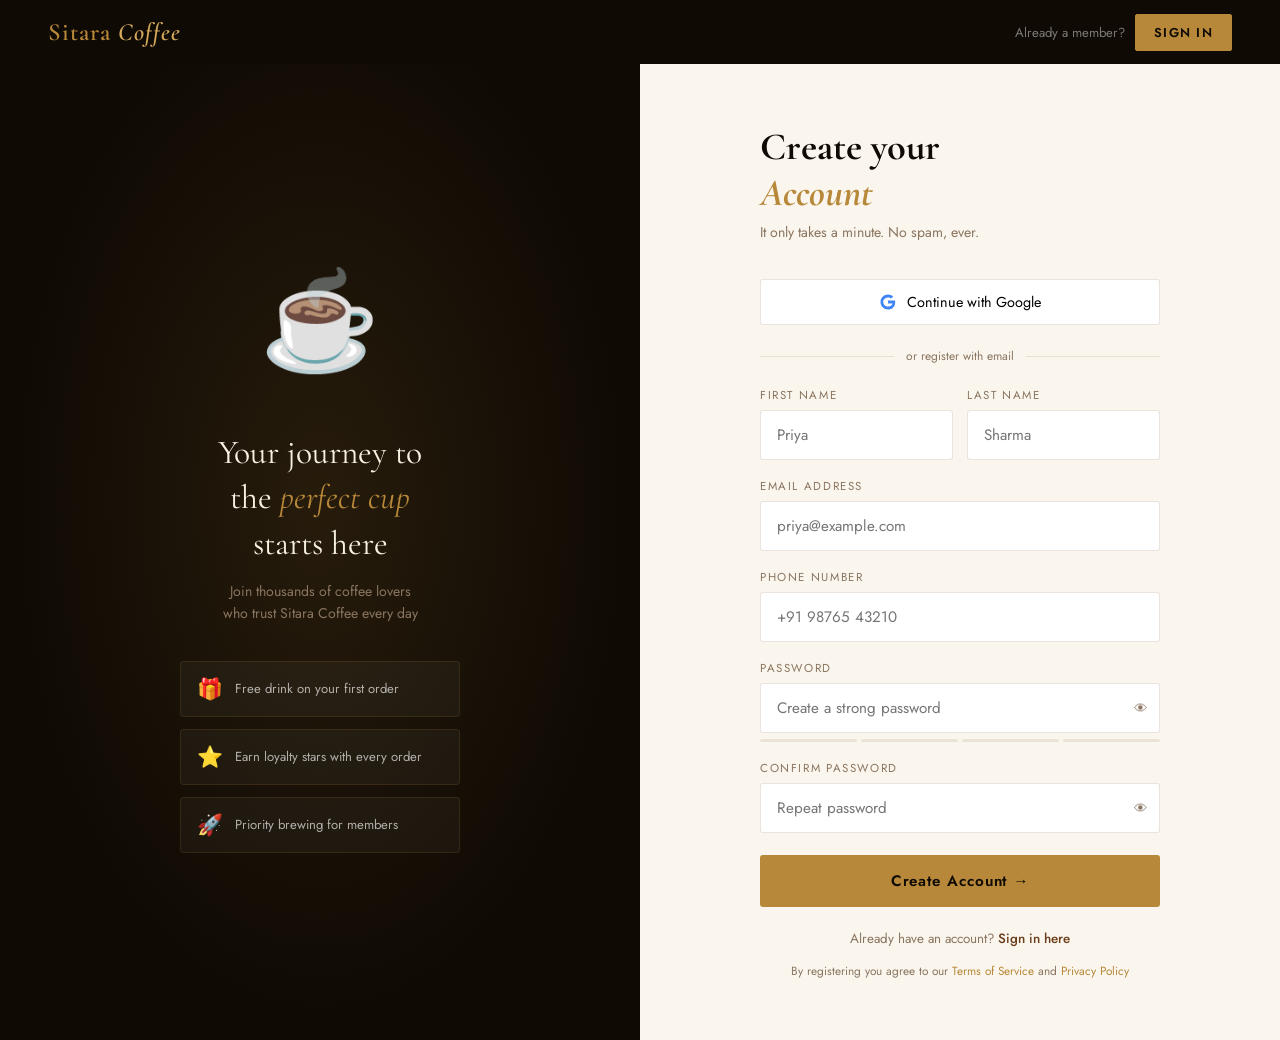
<file: sitara-coffee-flow.html>
<!DOCTYPE html>
<html lang="en">
<head>
<meta charset="UTF-8">
<meta name="viewport" content="width=device-width, initial-scale=1.0">
<title>Sitara Coffee</title>
<link href="https://fonts.googleapis.com/css2?family=Cormorant+Garamond:ital,wght@0,400;0,600;0,700;1,400;1,600&family=Jost:wght@300;400;500;600&display=swap" rel="stylesheet">
<style>
:root {
  --ink: #0F0A04;
  --parchment: #F7F1E3;
  --gold: #B8883A;
  --gold-light: #D4A85A;
  --gold-pale: #F0DEB8;
  --espresso: #3B1F0A;
  --roast: #6B3C1A;
  --cream: #FAF6ED;
  --muted: #8A7560;
  --border: rgba(184,136,58,0.18);
  --card-bg: #FFFFFF;
  --shadow: 0 4px 32px rgba(15,10,4,0.10);
  --shadow-lg: 0 16px 56px rgba(15,10,4,0.18);
}

* { margin:0; padding:0; box-sizing:border-box; }

body {
  font-family: 'Jost', sans-serif;
  background: var(--cream);
  color: var(--ink);
  min-height: 100vh;
  overflow-x: hidden;
}

/* ══════════════════════════════════
   SCREEN SYSTEM
══════════════════════════════════ */
.screen { display:none; min-height:100vh; }
.screen.active { display:flex; flex-direction:column; }

/* ══════════════════════════════════
   NAV
══════════════════════════════════ */
.topbar {
  display: flex; align-items: center; justify-content: space-between;
  padding: 0 48px; height: 64px;
  background: var(--ink);
  position: sticky; top: 0; z-index: 300;
}
.brand {
  font-family: 'Cormorant Garamond', serif;
  font-size: 1.55rem; font-weight: 600;
  color: var(--gold); letter-spacing: .04em; cursor: pointer;
}
.brand em { font-style: italic; color: var(--gold-light); }
.topbar-right { display: flex; gap: 10px; align-items: center; }

.tb-btn {
  background: transparent; border: 1px solid rgba(255,255,255,.15);
  color: rgba(255,255,255,.75); padding: 8px 18px; border-radius: 2px;
  font-family: 'Jost', sans-serif; font-size: .8rem; letter-spacing:.1em;
  text-transform: uppercase; cursor: pointer; transition: all .2s;
}
.tb-btn:hover { border-color: var(--gold); color: var(--gold); }
.tb-btn.filled { background: var(--gold); border-color: var(--gold); color: var(--ink); font-weight: 600; }
.tb-btn.filled:hover { background: var(--gold-light); }

.cart-btn {
  position: relative; background: transparent;
  border: 1px solid rgba(255,255,255,.18);
  color: white; width: 42px; height: 42px; border-radius: 50%;
  font-size: 1.1rem; cursor: pointer; display: flex;
  align-items: center; justify-content: center; transition: all .2s;
}
.cart-btn:hover { border-color: var(--gold); color: var(--gold); }
.cart-count {
  position: absolute; top: -5px; right: -5px;
  background: var(--gold); color: var(--ink);
  width: 18px; height: 18px; border-radius: 50%;
  font-size: .6rem; font-weight: 700;
  display: flex; align-items: center; justify-content: center;
  opacity: 0; transform: scale(0);
  transition: all .3s cubic-bezier(.34,1.56,.64,1);
}
.cart-count.show { opacity: 1; transform: scale(1); }

.user-chip {
  display: flex; align-items: center; gap: 8px;
  padding: 6px 14px; border: 1px solid rgba(255,255,255,.15);
  border-radius: 99px; cursor: pointer;
}
.user-chip .avatar {
  width: 26px; height: 26px; background: var(--gold);
  border-radius: 50%; font-size: .75rem; font-weight: 700;
  color: var(--ink); display: flex; align-items: center; justify-content: center;
}
.user-chip .name { color: rgba(255,255,255,.8); font-size: .82rem; }

/* ══════════════════════════════════
   PROGRESS STEPS (checkout flow)
══════════════════════════════════ */
.steps-bar {
  display: flex; align-items: center; justify-content: center;
  gap: 0; padding: 20px 48px;
  background: white; border-bottom: 1px solid var(--border);
}
.step {
  display: flex; align-items: center; gap: 8px;
  font-size: .78rem; letter-spacing: .1em; text-transform: uppercase;
  color: var(--muted);
}
.step-num {
  width: 26px; height: 26px; border-radius: 50%;
  border: 1.5px solid var(--muted);
  display: flex; align-items: center; justify-content: center;
  font-size: .72rem; font-weight: 600; transition: all .3s;
}
.step.active { color: var(--gold); }
.step.active .step-num { background: var(--gold); border-color: var(--gold); color: var(--ink); }
.step.done { color: var(--roast); }
.step.done .step-num { background: var(--roast); border-color: var(--roast); color: white; font-size: 0; }
.step.done .step-num::after { content: '✓'; font-size: .72rem; }
.step-line { width: 48px; height: 1px; background: var(--border); margin: 0 4px; }

/* ══════════════════════════════════
   AUTH SCREENS (Register / Login)
══════════════════════════════════ */
.auth-wrap {
  flex: 1; display: grid; grid-template-columns: 1fr 1fr;
  min-height: calc(100vh - 64px);
}
.auth-visual {
  background: var(--ink);
  display: flex; flex-direction: column;
  align-items: center; justify-content: center;
  padding: 64px; position: relative; overflow: hidden;
}
.auth-visual::before {
  content: ''; position: absolute; inset: 0;
  background: radial-gradient(ellipse at 50% 45%, rgba(184,136,58,.14) 0%, transparent 68%);
}
.auth-cup { font-size: 6rem; animation: floatY 3s ease-in-out infinite; margin-bottom: 40px; position: relative; z-index:1; }
@keyframes floatY { 0%,100%{transform:translateY(0)} 50%{transform:translateY(-12px)} }
.auth-tagline {
  font-family: 'Cormorant Garamond', serif;
  font-size: 2.1rem; color: var(--parchment); text-align: center;
  line-height: 1.35; position: relative; z-index:1;
}
.auth-tagline em { color: var(--gold); font-style: italic; }
.auth-sub { color: var(--muted); font-size: .88rem; text-align: center; margin-top: 14px; position: relative; z-index:1; line-height: 1.6; }
.auth-perks { margin-top: 36px; display: flex; flex-direction: column; gap: 12px; position: relative; z-index:1; width: 100%; max-width: 280px; }
.perk {
  display: flex; gap: 12px; align-items: center;
  padding: 12px 16px; background: rgba(255,255,255,.04);
  border: 1px solid rgba(184,136,58,.15); border-radius: 4px;
}
.perk-icon { font-size: 1.3rem; }
.perk-text { font-size: .82rem; color: rgba(255,255,255,.65); }

.auth-panel {
  display: flex; flex-direction: column; justify-content: center;
  align-items: center; padding: 60px 72px;
  background: var(--cream);
}
.auth-form { width: 100%; max-width: 400px; }
.auth-form h2 {
  font-family: 'Cormorant Garamond', serif;
  font-size: 2.4rem; font-weight: 700; margin-bottom: 6px;
}
.auth-form h2 em { font-style: italic; color: var(--gold); }
.auth-form .subtitle { color: var(--muted); font-size: .88rem; margin-bottom: 36px; line-height: 1.5; }

.input-group { margin-bottom: 18px; }
.input-group label {
  display: block; font-size: .72rem; letter-spacing: .14em;
  text-transform: uppercase; color: var(--muted); margin-bottom: 7px;
}
.input-group input {
  width: 100%; padding: 13px 16px;
  border: 1.5px solid rgba(107,60,26,.14);
  border-radius: 3px; background: white;
  font-family: 'Jost', sans-serif; font-size: .95rem;
  color: var(--ink); outline: none; transition: border-color .2s;
}
.input-group input:focus { border-color: var(--gold); box-shadow: 0 0 0 3px rgba(184,136,58,.1); }
.input-group input.error { border-color: #C0392B; }
.err-msg { color: #C0392B; font-size: .75rem; margin-top: 4px; display: none; }
.err-msg.show { display: block; }

.input-row { display: grid; grid-template-columns: 1fr 1fr; gap: 14px; }

.pw-wrap { position: relative; }
.pw-wrap input { padding-right: 44px; }
.pw-toggle {
  position: absolute; right: 12px; top: 50%; transform: translateY(-50%);
  background: none; border: none; cursor: pointer;
  color: var(--muted); font-size: .85rem;
}

.strength-bar { display: flex; gap: 4px; margin-top: 6px; }
.strength-seg { flex: 1; height: 3px; background: rgba(107,60,26,.1); border-radius: 99px; transition: background .3s; }

.divider { display: flex; align-items: center; gap: 12px; margin: 22px 0; }
.divider::before,.divider::after { content:''; flex:1; height:1px; background:rgba(107,60,26,.12); }
.divider span { font-size: .75rem; color: var(--muted); }

.google-btn {
  width: 100%; padding: 12px; border: 1.5px solid rgba(107,60,26,.14);
  background: white; border-radius: 3px;
  font-family: 'Jost', sans-serif; font-size: .9rem;
  cursor: pointer; display: flex; align-items: center;
  justify-content: center; gap: 10px; transition: all .2s; margin-bottom: 4px;
}
.google-btn:hover { border-color: var(--gold); background: rgba(184,136,58,.03); }

.submit-btn {
  width: 100%; padding: 15px; background: var(--gold); color: var(--ink);
  border: none; border-radius: 3px;
  font-family: 'Jost', sans-serif; font-weight: 600;
  font-size: .95rem; letter-spacing: .06em; cursor: pointer;
  transition: all .2s; margin-top: 4px;
}
.submit-btn:hover { background: var(--gold-light); transform: translateY(-1px); box-shadow: 0 6px 20px rgba(184,136,58,.3); }

.auth-switch { color: var(--muted); font-size: .84rem; text-align: center; margin-top: 22px; }
.auth-switch a { color: var(--roast); font-weight: 500; cursor: pointer; }
.auth-switch a:hover { color: var(--gold); }

.terms { font-size: .74rem; color: var(--muted); text-align: center; margin-top: 14px; line-height: 1.5; }
.terms a { color: var(--gold); cursor: pointer; }

/* ══════════════════════════════════
   MENU SCREEN
══════════════════════════════════ */
.menu-hero {
  background: var(--ink); padding: 52px 64px 44px;
  position: relative; overflow: hidden;
}
.menu-hero::after {
  content: ''; position: absolute; bottom: 0; left: 0; right: 0;
  height: 1px; background: linear-gradient(90deg, transparent, var(--gold), transparent);
}
.menu-hero h1 {
  font-family: 'Cormorant Garamond', serif;
  font-size: clamp(2.2rem,4vw,3.8rem); color: var(--parchment); line-height: 1.1;
}
.menu-hero h1 em { font-style: italic; color: var(--gold); }
.menu-hero p { color: var(--muted); margin-top: 10px; font-size: .9rem; }
.menu-filters {
  display: flex; gap: 8px; margin-top: 28px; flex-wrap: wrap;
}
.filter-pill {
  padding: 8px 22px; border-radius: 99px; border: 1px solid rgba(255,255,255,.15);
  color: rgba(255,255,255,.65); font-family: 'Jost', sans-serif;
  font-size: .8rem; letter-spacing: .08em; cursor: pointer; transition: all .2s;
  background: transparent;
}
.filter-pill.on { background: var(--gold); border-color: var(--gold); color: var(--ink); font-weight: 600; }
.filter-pill:hover:not(.on) { border-color: var(--gold); color: var(--gold); }

.menu-body { flex: 1; display: grid; grid-template-columns: 1fr 320px; }
.menu-grid-wrap { padding: 36px 48px; background: var(--cream); }
.menu-grid {
  display: grid; grid-template-columns: repeat(auto-fill, minmax(240px, 1fr)); gap: 20px;
}

.food-card {
  background: white; border-radius: 6px; overflow: hidden;
  box-shadow: var(--shadow); transition: transform .22s, box-shadow .22s;
  cursor: pointer;
}
.food-card:hover { transform: translateY(-5px); box-shadow: var(--shadow-lg); }
.food-card-img {
  height: 160px; display: flex; align-items: center; justify-content: center;
  font-size: 3.5rem; position: relative;
}
.food-badge {
  position: absolute; top: 10px; left: 10px;
  background: var(--gold); color: var(--ink);
  font-size: .6rem; font-weight: 700; letter-spacing: .1em;
  padding: 3px 9px; border-radius: 99px; text-transform: uppercase;
}
.food-card-body { padding: 16px 18px; }
.food-name { font-family: 'Cormorant Garamond', serif; font-size: 1.1rem; font-weight: 600; margin-bottom: 4px; }
.food-desc { font-size: .78rem; color: var(--muted); line-height: 1.55; margin-bottom: 14px; }
.food-footer { display: flex; align-items: center; justify-content: space-between; }
.food-price { font-family: 'Cormorant Garamond', serif; font-size: 1.15rem; font-weight: 700; color: var(--roast); }
.add-btn {
  width: 33px; height: 33px; border-radius: 50%;
  background: var(--ink); color: white; border: none;
  font-size: 1.1rem; cursor: pointer; display: flex;
  align-items: center; justify-content: center; transition: all .2s;
}
.add-btn:hover { background: var(--gold); color: var(--ink); transform: scale(1.1); }
.add-btn.added { background: #2D7A4F; font-size: .75rem; }

/* Mini Cart Sidebar on Menu */
.menu-cart {
  background: var(--ink); padding: 32px 28px;
  display: flex; flex-direction: column;
  position: sticky; top: 64px; height: calc(100vh - 64px); overflow-y: auto;
  border-left: 1px solid rgba(255,255,255,.06);
}
.mc-title {
  font-family: 'Cormorant Garamond', serif;
  font-size: 1.25rem; color: var(--parchment); margin-bottom: 24px;
  padding-bottom: 14px; border-bottom: 1px solid rgba(255,255,255,.08);
}
.mc-empty {
  flex: 1; display: flex; flex-direction: column;
  align-items: center; justify-content: center;
  gap: 10px; color: var(--muted); text-align: center;
}
.mc-empty .icon { font-size: 3rem; opacity: .25; }
.mc-empty p { font-size: .84rem; }
.mc-items { flex: 1; overflow-y: auto; }
.mc-items::-webkit-scrollbar { width: 3px; }
.mc-items::-webkit-scrollbar-thumb { background: rgba(184,136,58,.3); border-radius:99px; }

.mc-item {
  display: flex; gap: 10px; align-items: center;
  padding: 12px 0; border-bottom: 1px solid rgba(255,255,255,.06);
  animation: slideR .25s ease;
}
@keyframes slideR { from{opacity:0;transform:translateX(16px)} to{opacity:1;transform:none} }
.mc-item-emoji { font-size: 1.4rem; width: 36px; text-align: center; }
.mc-item-name { color: var(--parchment); font-size: .85rem; flex: 1; }
.mc-item-price { color: var(--gold); font-family: 'Cormorant Garamond', serif; font-size: .95rem; }
.mc-qty { display: flex; align-items: center; gap: 8px; }
.mc-qty-btn {
  width: 22px; height: 22px; border-radius: 50%;
  background: rgba(255,255,255,.08); border: none;
  color: white; font-size: .85rem; cursor: pointer;
  display: flex; align-items: center; justify-content: center; transition: background .15s;
}
.mc-qty-btn:hover { background: var(--gold); color: var(--ink); }
.mc-qty-num { color: white; font-size: .82rem; min-width: 16px; text-align: center; }

.mc-footer { padding-top: 18px; border-top: 1px solid rgba(255,255,255,.08); margin-top: 4px; }
.mc-row { display: flex; justify-content: space-between; color: var(--muted); font-size: .8rem; margin-bottom: 6px; }
.mc-total { display: flex; justify-content: space-between; color: var(--parchment); font-family: 'Cormorant Garamond', serif; font-size: 1.1rem; margin-bottom: 16px; margin-top: 8px; }
.mc-total span:last-child { color: var(--gold); }
.checkout-now-btn {
  width: 100%; padding: 14px; background: var(--gold); color: var(--ink);
  border: none; border-radius: 3px;
  font-family: 'Jost', sans-serif; font-weight: 600;
  font-size: .9rem; letter-spacing: .06em; cursor: pointer; transition: all .2s;
}
.checkout-now-btn:hover { background: var(--gold-light); }
.checkout-now-btn:disabled { opacity: .35; cursor: not-allowed; }

/* ══════════════════════════════════
   CART SCREEN
══════════════════════════════════ */
.cart-screen-body {
  flex: 1; display: grid; grid-template-columns: 1fr 380px;
  padding: 48px; gap: 32px; align-items: start;
  background: var(--cream); max-width: 1200px; margin: 0 auto; width: 100%;
}
.cart-screen-body h2 {
  font-family: 'Cormorant Garamond', serif;
  font-size: 2.2rem; margin-bottom: 28px; grid-column: 1/-1;
}
.cart-screen-body h2 em { font-style: italic; color: var(--gold); }

.cart-list { display: flex; flex-direction: column; gap: 14px; }
.cart-row-item {
  display: flex; gap: 16px; align-items: center;
  background: white; padding: 18px 20px; border-radius: 6px;
  box-shadow: var(--shadow);
}
.cri-emoji { font-size: 2.2rem; width: 56px; text-align: center; }
.cri-info { flex: 1; }
.cri-name { font-family: 'Cormorant Garamond', serif; font-size: 1.1rem; font-weight: 600; }
.cri-tag { font-size: .72rem; color: var(--muted); margin-top: 2px; text-transform: capitalize; }
.cri-unit-price { font-size: .82rem; color: var(--muted); margin-top: 4px; }
.cri-controls { display: flex; align-items: center; gap: 12px; }
.c-qty-btn {
  width: 30px; height: 30px; border-radius: 50%;
  background: var(--cream); border: 1px solid var(--border);
  font-size: 1rem; cursor: pointer; display: flex;
  align-items: center; justify-content: center; transition: all .2s;
}
.c-qty-btn:hover { background: var(--gold); border-color: var(--gold); color: var(--ink); }
.c-qty-num { font-size: .95rem; min-width: 22px; text-align: center; font-weight: 500; }
.cri-price { font-family: 'Cormorant Garamond', serif; font-size: 1.15rem; font-weight: 700; color: var(--roast); min-width: 64px; text-align: right; }
.cri-remove {
  background: none; border: none; color: var(--muted);
  cursor: pointer; font-size: .75rem; letter-spacing: .05em;
  transition: color .2s; padding: 4px;
}
.cri-remove:hover { color: #C0392B; }

.cart-empty-state {
  text-align: center; padding: 80px 40px; color: var(--muted); grid-column: 1/-1;
}
.cart-empty-state .big-emoji { font-size: 5rem; opacity: .2; margin-bottom: 20px; }
.cart-empty-state p { font-size: 1rem; margin-bottom: 24px; }

/* Order Summary Card */
.order-card {
  background: white; border-radius: 8px;
  padding: 28px 24px; box-shadow: var(--shadow);
  position: sticky; top: 80px;
}
.order-card h3 {
  font-family: 'Cormorant Garamond', serif;
  font-size: 1.3rem; margin-bottom: 22px;
  padding-bottom: 14px; border-bottom: 1px solid var(--border);
}
.order-line { display: flex; justify-content: space-between; font-size: .85rem; color: var(--muted); margin-bottom: 9px; }
.order-divider { height: 1px; background: var(--border); margin: 14px 0; }
.order-total { display: flex; justify-content: space-between; font-family: 'Cormorant Garamond', serif; font-size: 1.2rem; font-weight: 700; }
.order-total span:last-child { color: var(--gold); }
.promo-wrap { display: flex; gap: 8px; margin: 18px 0; }
.promo-wrap input {
  flex: 1; padding: 10px 12px; border: 1.5px solid var(--border);
  border-radius: 3px; font-family: 'Jost', sans-serif; font-size: .85rem;
  outline: none; transition: border-color .2s;
}
.promo-wrap input:focus { border-color: var(--gold); }
.promo-btn {
  padding: 10px 16px; background: var(--ink); color: white;
  border: none; border-radius: 3px; font-size: .8rem; cursor: pointer;
  transition: background .2s; white-space: nowrap;
}
.promo-btn:hover { background: var(--roast); }
.promo-msg { font-size: .75rem; margin-top: -10px; margin-bottom: 10px; }
.promo-msg.ok { color: #2D7A4F; }
.promo-msg.err { color: #C0392B; }
.proceed-btn {
  width: 100%; padding: 15px; background: var(--gold); color: var(--ink);
  border: none; border-radius: 3px; margin-top: 16px;
  font-family: 'Jost', sans-serif; font-weight: 600;
  font-size: .95rem; letter-spacing: .06em; cursor: pointer; transition: all .2s;
}
.proceed-btn:hover { background: var(--gold-light); transform: translateY(-1px); }
.proceed-btn:disabled { opacity: .35; cursor: not-allowed; transform: none; }
.back-link {
  display: block; text-align: center; margin-top: 14px;
  color: var(--muted); font-size: .82rem; cursor: pointer;
  transition: color .2s;
}
.back-link:hover { color: var(--gold); }

/* ══════════════════════════════════
   CHECKOUT SCREEN
══════════════════════════════════ */
.checkout-body {
  flex: 1; display: grid; grid-template-columns: 1fr 380px;
  padding: 48px; gap: 32px; align-items: start;
  background: var(--cream); max-width: 1200px; margin: 0 auto; width: 100%;
}

.checkout-form h2 {
  font-family: 'Cormorant Garamond', serif;
  font-size: 2.1rem; margin-bottom: 6px;
}
.checkout-form h2 em { font-style: italic; color: var(--gold); }
.checkout-form .sub { color: var(--muted); font-size: .88rem; margin-bottom: 32px; }

.sec-head {
  font-size: .7rem; letter-spacing: .2em; text-transform: uppercase;
  color: var(--gold); margin: 28px 0 16px;
  display: flex; align-items: center; gap: 10px;
}
.sec-head::after { content: ''; flex: 1; height: 1px; background: var(--border); }

/* Payment cards */
.pay-grid { display: grid; grid-template-columns: repeat(4, 1fr); gap: 10px; margin-bottom: 6px; }
.pay-opt { position: relative; }
.pay-opt input { position: absolute; opacity: 0; }
.pay-lbl {
  display: flex; flex-direction: column; align-items: center; gap: 7px;
  padding: 16px 10px; border: 1.5px solid var(--border);
  border-radius: 6px; cursor: pointer; transition: all .2s;
  background: white; text-align: center;
}
.pay-lbl:hover { border-color: var(--gold); }
.pay-opt input:checked + .pay-lbl {
  border-color: var(--gold); background: rgba(184,136,58,.06);
  box-shadow: 0 0 0 3px rgba(184,136,58,.12);
}
.pay-icon { font-size: 1.6rem; }
.pay-name { font-size: .75rem; font-weight: 600; color: var(--ink); }
.pay-sub { font-size: .65rem; color: var(--muted); }

/* Expandable panels */
.pay-panel {
  display: none; background: rgba(184,136,58,.04);
  border: 1px solid rgba(184,136,58,.2); border-radius: 6px;
  padding: 20px; margin-top: 10px; margin-bottom: 6px;
}
.pay-panel.show { display: block; animation: fadeUp .3s ease; }
@keyframes fadeUp { from{opacity:0;transform:translateY(8px)} to{opacity:1;transform:none} }
.card-num-wrap { position: relative; }
.card-num-wrap input { padding-right: 52px; letter-spacing: .1em; }
.card-brand { position: absolute; right: 14px; top: 50%; transform: translateY(-50%); font-size: 1.2rem; pointer-events: none; }
.card-row3 { display: grid; grid-template-columns: 2fr 1fr 1fr; gap: 12px; }

.upi-apps { display: flex; gap: 8px; flex-wrap: wrap; margin-top: 14px; }
.upi-app-btn {
  display: flex; align-items: center; gap: 7px;
  padding: 9px 14px; border: 1px solid var(--border);
  border-radius: 4px; background: white; cursor: pointer;
  font-size: .8rem; font-family: 'Jost', sans-serif;
  transition: all .2s;
}
.upi-app-btn:hover,.upi-app-btn.sel { border-color: var(--gold); background: rgba(184,136,58,.06); color: var(--roast); font-weight: 500; }
.cod-note {
  display: flex; align-items: center; gap: 10px;
  padding: 14px 16px; background: rgba(45,122,79,.07);
  border: 1px solid rgba(45,122,79,.2); border-radius: 4px;
  color: #2D7A4F; font-size: .86rem;
}

/* Address toggle */
.addr-row { display: none; }
.addr-row.show { display: block; }

/* Order summary (checkout sidebar) */
.co-order-card {
  background: white; border-radius: 8px;
  padding: 24px; box-shadow: var(--shadow);
  position: sticky; top: 80px;
}
.co-order-card h3 { font-family: 'Cormorant Garamond', serif; font-size: 1.2rem; margin-bottom: 18px; padding-bottom: 12px; border-bottom: 1px solid var(--border); }
.co-item { display: flex; justify-content: space-between; align-items: center; margin-bottom: 12px; gap: 10px; }
.co-item-l { display: flex; gap: 8px; align-items: center; }
.co-item-emoji { font-size: 1.2rem; }
.co-item-name { font-size: .84rem; }
.co-item-qty { font-size: .72rem; color: var(--muted); }
.co-item-price { font-family: 'Cormorant Garamond', serif; font-size: .95rem; color: var(--gold); font-weight: 600; white-space: nowrap; }
.co-divider { height: 1px; background: var(--border); margin: 14px 0; }
.co-line { display: flex; justify-content: space-between; font-size: .82rem; color: var(--muted); margin-bottom: 7px; }
.co-total { display: flex; justify-content: space-between; font-family: 'Cormorant Garamond', serif; font-size: 1.15rem; font-weight: 700; margin-top: 8px; }
.co-total span:last-child { color: var(--gold); }
.co-discount { color: #2D7A4F; font-size: .8rem; }
.place-btn {
  width: 100%; padding: 16px; background: var(--gold); color: var(--ink);
  border: none; border-radius: 3px; margin-top: 20px;
  font-family: 'Jost', sans-serif; font-weight: 600;
  font-size: 1rem; letter-spacing: .06em; cursor: pointer; transition: all .2s;
}
.place-btn:hover { background: var(--gold-light); transform: translateY(-1px); box-shadow: 0 8px 24px rgba(184,136,58,.3); }
.secure-note {
  display: flex; align-items: center; justify-content: center;
  gap: 6px; font-size: .72rem; color: var(--muted); margin-top: 12px;
}

/* ══════════════════════════════════
   THANK YOU SCREEN
══════════════════════════════════ */
.ty-page {
  flex: 1; display: flex; flex-direction: column;
  align-items: center; justify-content: center;
  background: var(--ink); padding: 80px 40px; text-align: center;
  position: relative; overflow: hidden;
}
.ty-page::before {
  content: ''; position: absolute; inset: 0;
  background: radial-gradient(ellipse at 50% 40%, rgba(184,136,58,.12) 0%, transparent 62%);
}
.ty-confetti { position: absolute; inset: 0; pointer-events: none; }
.ty-confetti-dot { position: absolute; border-radius: 50%; animation: fall linear infinite; }
@keyframes fall { 0%{transform:translateY(-20px) rotate(0deg);opacity:1} 100%{transform:translateY(110vh) rotate(720deg);opacity:0} }

.ty-check {
  width: 80px; height: 80px; border-radius: 50%;
  background: rgba(45,122,79,.15); border: 2px solid rgba(45,122,79,.4);
  display: flex; align-items: center; justify-content: center;
  font-size: 2.2rem; margin-bottom: 28px;
  position: relative; z-index: 1;
  animation: popIn .6s cubic-bezier(.34,1.56,.64,1);
}
@keyframes popIn { from{transform:scale(0);opacity:0} to{transform:scale(1);opacity:1} }

.ty-kicker { font-size: .72rem; letter-spacing: .35em; color: var(--gold); text-transform: uppercase; margin-bottom: 16px; position: relative; z-index:1; }
.ty-h1 {
  font-family: 'Cormorant Garamond', serif;
  font-size: clamp(2.4rem,5vw,4rem); color: var(--parchment);
  line-height: 1.1; margin-bottom: 14px; position: relative; z-index:1;
}
.ty-h1 em { font-style: italic; color: var(--gold); }
.ty-desc { color: var(--muted); font-size: .95rem; line-height: 1.75; max-width: 480px; margin-bottom: 44px; position: relative; z-index:1; }

.ty-receipt {
  background: rgba(255,255,255,.05); border: 1px solid rgba(184,136,58,.2);
  border-radius: 8px; padding: 28px 44px; margin-bottom: 44px;
  position: relative; z-index:1;
  min-width: 340px;
}
.ty-receipt::before {
  content: ''; position: absolute; top: -10px; left: 50%; transform: translateX(-50%);
  width: 20px; height: 20px; background: var(--ink);
  border-radius: 50%;
}
.ty-receipt::after {
  content: ''; position: absolute; bottom: -10px; left: 50%; transform: translateX(-50%);
  width: 20px; height: 20px; background: var(--ink);
  border-radius: 50%;
}
.ty-label { font-size: .68rem; letter-spacing: .18em; text-transform: uppercase; color: var(--muted); margin-bottom: 4px; }
.ty-value { font-family: 'Cormorant Garamond', serif; font-size: 1.8rem; color: var(--gold); margin-bottom: 12px; }
.ty-divider { height: 1px; border: none; border-top: 1px dashed rgba(255,255,255,.1); margin: 14px 0; }
.ty-meta { display: flex; justify-content: space-between; gap: 24px; }
.ty-meta-item { text-align: center; }
.ty-meta-label { font-size: .68rem; letter-spacing: .1em; text-transform: uppercase; color: var(--muted); margin-bottom: 4px; }
.ty-meta-val { color: var(--parchment); font-size: .9rem; font-weight: 500; }
.ty-meta-val.gold { color: var(--gold); }

.ty-actions { display: flex; gap: 14px; position: relative; z-index:1; }
.ty-actions .btn-primary {
  background: var(--gold); color: var(--ink); border: none; padding: 14px 32px;
  border-radius: 3px; font-family: 'Jost', sans-serif; font-weight: 600;
  font-size: .9rem; letter-spacing: .06em; cursor: pointer; transition: all .2s;
}
.ty-actions .btn-primary:hover { background: var(--gold-light); }
.ty-actions .btn-outline {
  background: transparent; color: rgba(255,255,255,.7);
  border: 1px solid rgba(255,255,255,.2); padding: 14px 32px;
  border-radius: 3px; font-family: 'Jost', sans-serif;
  font-size: .9rem; cursor: pointer; transition: all .2s;
}
.ty-actions .btn-outline:hover { border-color: var(--gold); color: var(--gold); }

/* ══════════════════════════════════
   UTILITIES
══════════════════════════════════ */
.toast-container { position: fixed; bottom: 28px; right: 28px; z-index: 9999; display: flex; flex-direction: column; gap: 8px; }
.toast {
  background: var(--ink); color: var(--parchment);
  padding: 13px 20px; border-radius: 4px;
  border-left: 3px solid var(--gold); font-size: .88rem;
  box-shadow: 0 8px 28px rgba(0,0,0,.3);
  animation: toastIn .3s ease;
}
.toast.bye { animation: toastOut .3s ease forwards; }
@keyframes toastIn { from{transform:translateX(80px);opacity:0} to{transform:none;opacity:1} }
@keyframes toastOut { to{transform:translateX(80px);opacity:0} }
.toast.green { border-left-color: #2D7A4F; }

/* Loading overlay */
.loading-overlay {
  position: fixed; inset: 0; background: rgba(15,10,4,.85);
  display: flex; flex-direction: column; align-items: center; justify-content: center;
  z-index: 9000; display: none;
}
.loading-overlay.show { display: flex; }
.loading-cup { font-size: 3.5rem; animation: loadPulse 1s ease-in-out infinite; }
@keyframes loadPulse { 0%,100%{transform:scale(1);opacity:.6} 50%{transform:scale(1.15);opacity:1} }
.loading-text { color: var(--gold); font-size: .82rem; letter-spacing: .2em; text-transform: uppercase; margin-top: 16px; }

@media (max-width: 900px) {
  .auth-wrap { grid-template-columns: 1fr; }
  .auth-visual { display: none; }
  .auth-panel { padding: 48px 28px; }
  .topbar { padding: 0 20px; }
  .menu-body { grid-template-columns: 1fr; }
  .menu-cart { display: none; }
  .menu-grid-wrap { padding: 24px; }
  .cart-screen-body,.checkout-body { grid-template-columns: 1fr; padding: 28px 20px; }
  .order-card,.co-order-card { position: static; }
  .pay-grid { grid-template-columns: 1fr 1fr; }
  .card-row3 { grid-template-columns: 1fr 1fr; }
  .ty-receipt { min-width: auto; padding: 24px 24px; }
  .menu-hero { padding: 40px 24px 32px; }
}
</style>
</head>
<body>

<!-- ══════════════ LOADING ══════════════ -->
<div class="loading-overlay" id="loading">
  <div class="loading-cup">☕</div>
  <div class="loading-text">Brewing…</div>
</div>

<!-- ══════════════ TOASTS ══════════════ -->
<div class="toast-container" id="toasts"></div>

<!-- ════════════════════════════════════════
     SCREEN 1: REGISTER
════════════════════════════════════════ -->
<div class="screen active" id="s-register">
  <nav class="topbar">
    <div class="brand" onclick="goTo('s-register')">Sitara <em>Coffee</em></div>
    <div class="topbar-right">
      <span style="color:rgba(255,255,255,.45);font-size:.82rem;">Already a member?</span>
      <button class="tb-btn filled" onclick="goTo('s-login')">Sign In</button>
    </div>
  </nav>
  <div class="auth-wrap">
    <div class="auth-visual">
      <div class="auth-cup">☕</div>
      <div class="auth-tagline">Your journey to<br>the <em>perfect cup</em><br>starts here</div>
      <div class="auth-sub">Join thousands of coffee lovers<br>who trust Sitara Coffee every day</div>
      <div class="auth-perks">
        <div class="perk"><div class="perk-icon">🎁</div><div class="perk-text">Free drink on your first order</div></div>
        <div class="perk"><div class="perk-icon">⭐</div><div class="perk-text">Earn loyalty stars with every order</div></div>
        <div class="perk"><div class="perk-icon">🚀</div><div class="perk-text">Priority brewing for members</div></div>
      </div>
    </div>
    <div class="auth-panel">
      <div class="auth-form">
        <h2>Create your<br><em>Account</em></h2>
        <p class="subtitle">It only takes a minute. No spam, ever.</p>

        <button class="google-btn" onclick="handleGoogleAuth()">
          <svg width="18" height="18" viewBox="0 0 18 18"><path d="M9 7.5V10.5H13.48C13.25 11.7 12.1 13.5 9 13.5C6.35 13.5 4.2 11.32 4.2 9C4.2 6.68 6.35 4.5 9 4.5C10.48 4.5 11.5 5.1 12.07 5.62L14.22 3.55C12.92 2.35 11.12 1.5 9 1.5C4.86 1.5 1.5 4.86 1.5 9C1.5 13.14 4.86 16.5 9 16.5C13.32 16.5 16.2 13.5 16.2 9.15C16.2 8.58 16.14 8.16 16.05 7.5H9Z" fill="#4285F4"/></svg>
          Continue with Google
        </button>
        <div class="divider"><span>or register with email</span></div>

        <div class="input-row">
          <div class="input-group">
            <label>First Name</label>
            <input type="text" id="reg-fname" placeholder="Priya" oninput="clearErr(this)">
            <div class="err-msg" id="err-fname">Required</div>
          </div>
          <div class="input-group">
            <label>Last Name</label>
            <input type="text" id="reg-lname" placeholder="Sharma" oninput="clearErr(this)">
            <div class="err-msg" id="err-lname">Required</div>
          </div>
        </div>

        <div class="input-group">
          <label>Email Address</label>
          <input type="email" id="reg-email" placeholder="priya@example.com" oninput="clearErr(this)">
          <div class="err-msg" id="err-email">Enter a valid email</div>
        </div>

        <div class="input-group">
          <label>Phone Number</label>
          <input type="tel" id="reg-phone" placeholder="+91 98765 43210" oninput="clearErr(this)">
          <div class="err-msg" id="err-phone">Enter a valid number</div>
        </div>

        <div class="input-group">
          <label>Password</label>
          <div class="pw-wrap">
            <input type="password" id="reg-pw" placeholder="Create a strong password" oninput="checkStrength(this.value); clearErr(this)">
            <button class="pw-toggle" type="button" onclick="togglePw('reg-pw',this)">👁</button>
          </div>
          <div class="strength-bar">
            <div class="strength-seg" id="str1"></div>
            <div class="strength-seg" id="str2"></div>
            <div class="strength-seg" id="str3"></div>
            <div class="strength-seg" id="str4"></div>
          </div>
          <div class="err-msg" id="err-pw">Min 6 characters</div>
        </div>

        <div class="input-group">
          <label>Confirm Password</label>
          <div class="pw-wrap">
            <input type="password" id="reg-pw2" placeholder="Repeat password" oninput="clearErr(this)">
            <button class="pw-toggle" type="button" onclick="togglePw('reg-pw2',this)">👁</button>
          </div>
          <div class="err-msg" id="err-pw2">Passwords do not match</div>
        </div>

        <button class="submit-btn" onclick="doRegister()">Create Account →</button>
        <div class="auth-switch">Already have an account? <a onclick="goTo('s-login')">Sign in here</a></div>
        <p class="terms">By registering you agree to our <a>Terms of Service</a> and <a>Privacy Policy</a></p>
      </div>
    </div>
  </div>
</div>

<!-- ════════════════════════════════════════
     SCREEN 2: LOGIN
════════════════════════════════════════ -->
<div class="screen" id="s-login">
  <nav class="topbar">
    <div class="brand" onclick="goTo('s-register')">Sitara <em>Coffee</em></div>
    <div class="topbar-right">
      <span style="color:rgba(255,255,255,.45);font-size:.82rem;">New here?</span>
      <button class="tb-btn filled" onclick="goTo('s-register')">Register</button>
    </div>
  </nav>
  <div class="auth-wrap">
    <div class="auth-visual">
      <div class="auth-cup">☕</div>
      <div class="auth-tagline">"Life begins <em>after coffee</em>"</div>
      <div class="auth-sub">Welcome back. Your perfect brew<br>is waiting for you.</div>
      <div class="auth-perks">
        <div class="perk"><div class="perk-icon">📦</div><div class="perk-text">Track your orders in real-time</div></div>
        <div class="perk"><div class="perk-icon">💳</div><div class="perk-text">Saved addresses & payment methods</div></div>
        <div class="perk"><div class="perk-icon">🏆</div><div class="perk-text">View your loyalty rewards</div></div>
      </div>
    </div>
    <div class="auth-panel">
      <div class="auth-form">
        <h2>Welcome<br><em>Back</em></h2>
        <p class="subtitle">Sign in to continue to your account.</p>

        <button class="google-btn" onclick="handleGoogleAuth()">
          <svg width="18" height="18" viewBox="0 0 18 18"><path d="M9 7.5V10.5H13.48C13.25 11.7 12.1 13.5 9 13.5C6.35 13.5 4.2 11.32 4.2 9C4.2 6.68 6.35 4.5 9 4.5C10.48 4.5 11.5 5.1 12.07 5.62L14.22 3.55C12.92 2.35 11.12 1.5 9 1.5C4.86 1.5 1.5 4.86 1.5 9C1.5 13.14 4.86 16.5 9 16.5C13.32 16.5 16.2 13.5 16.2 9.15C16.2 8.58 16.14 8.16 16.05 7.5H9Z" fill="#4285F4"/></svg>
          Continue with Google
        </button>
        <div class="divider"><span>or sign in with email</span></div>

        <div class="input-group">
          <label>Email Address</label>
          <input type="email" id="login-email" placeholder="priya@example.com" oninput="clearErr(this)">
          <div class="err-msg" id="err-lemail">Enter your email</div>
        </div>

        <div class="input-group">
          <label>Password</label>
          <div class="pw-wrap">
            <input type="password" id="login-pw" placeholder="••••••••" oninput="clearErr(this)">
            <button class="pw-toggle" type="button" onclick="togglePw('login-pw',this)">👁</button>
          </div>
          <div class="err-msg" id="err-lpw">Enter your password</div>
        </div>

        <div style="text-align:right; margin-top:-10px; margin-bottom:18px;">
          <a style="font-size:.8rem; color:var(--roast); cursor:pointer;" onclick="showToast('Reset link sent to your email!','green')">Forgot password?</a>
        </div>

        <button class="submit-btn" onclick="doLogin()">Sign In →</button>
        <div class="auth-switch">Don't have an account? <a onclick="goTo('s-register')">Create one free</a></div>
      </div>
    </div>
  </div>
</div>

<!-- ════════════════════════════════════════
     SCREEN 3: MENU
════════════════════════════════════════ -->
<div class="screen" id="s-menu">
  <nav class="topbar">
    <div class="brand">Sitara <em>Coffee</em></div>
    <div class="topbar-right">
      <div class="user-chip" id="user-chip">
        <div class="avatar" id="user-avatar">P</div>
        <span class="name" id="user-name-chip">Priya</span>
      </div>
      <button class="cart-btn" onclick="goTo('s-cart')">
        🛒
        <div class="cart-count" id="cart-count">0</div>
      </button>
    </div>
  </nav>

  <div class="menu-hero">
    <h1>Our <em>Menu</em></h1>
    <p>Add items to your cart — brewed fresh every time</p>
    <div class="menu-filters">
      <button class="filter-pill on" onclick="filterMenu('all',this)">All Items</button>
      <button class="filter-pill" onclick="filterMenu('hot',this)">Hot Drinks ☕</button>
      <button class="filter-pill" onclick="filterMenu('cold',this)">Cold Drinks 🧊</button>
      <button class="filter-pill" onclick="filterMenu('food',this)">Food 🍽</button>
    </div>
  </div>

  <div class="menu-body">
    <div class="menu-grid-wrap">
      <div class="menu-grid" id="menu-grid"></div>
    </div>
    <!-- Mini Cart Sidebar -->
    <div class="menu-cart">
      <div class="mc-title">Your Cart</div>
      <div id="mc-empty" class="mc-empty">
        <div class="icon">🛒</div>
        <p>Nothing here yet.<br>Add some items!</p>
      </div>
      <div class="mc-items" id="mc-items" style="display:none"></div>
      <div class="mc-footer" id="mc-footer" style="display:none">
        <div class="mc-row"><span>Subtotal</span><span id="mc-sub">₹0</span></div>
        <div class="mc-row"><span>Tax (5%)</span><span id="mc-tax">₹0</span></div>
        <div class="mc-total"><span>Total</span><span id="mc-total">₹0</span></div>
        <button class="checkout-now-btn" onclick="goTo('s-cart')">View Cart &amp; Checkout →</button>
      </div>
    </div>
  </div>
</div>

<!-- ════════════════════════════════════════
     SCREEN 4: CART
════════════════════════════════════════ -->
<div class="screen" id="s-cart">
  <nav class="topbar">
    <div class="brand">Sitara <em>Coffee</em></div>
    <div class="topbar-right">
      <button class="tb-btn" onclick="goTo('s-menu')">← Back to Menu</button>
      <div class="user-chip">
        <div class="avatar" id="cart-avatar">P</div>
        <span class="name" id="cart-name-chip">Priya</span>
      </div>
    </div>
  </nav>

  <div style="background:white; border-bottom:1px solid var(--border); padding: 16px 48px; display:flex; gap:0; align-items:center; justify-content:center;">
    <div class="step done" id="step-menu"><div class="step-num">1</div>&nbsp;Menu</div>
    <div class="step-line"></div>
    <div class="step active" id="step-cart"><div class="step-num">2</div>&nbsp;Cart</div>
    <div class="step-line"></div>
    <div class="step" id="step-checkout"><div class="step-num">3</div>&nbsp;Checkout</div>
    <div class="step-line"></div>
    <div class="step" id="step-confirm"><div class="step-num">4</div>&nbsp;Confirm</div>
  </div>

  <div style="flex:1; background:var(--cream); padding:48px; max-width:1200px; margin:0 auto; width:100%; display:grid; grid-template-columns:1fr 380px; gap:32px; align-items:start;">
    <div>
      <h2 style="font-family:'Cormorant Garamond',serif; font-size:2rem; margin-bottom:24px;">
        Your <em style="font-style:italic;color:var(--gold)">Cart</em>
      </h2>
      <div class="cart-list" id="cart-list-items"></div>
    </div>
    <div class="order-card">
      <h3>Order Summary</h3>
      <div id="co-lines"></div>
      <div class="order-divider"></div>
      <div class="order-line"><span>Subtotal</span><span id="co-sub">₹0</span></div>
      <div class="order-line"><span>Tax (5%)</span><span id="co-tax">₹0</span></div>
      <div class="order-line"><span>Packaging</span><span id="co-pack">₹10</span></div>
      <div class="order-line co-discount" id="co-discount-row" style="display:none"><span>Promo Applied 🎉</span><span id="co-discount-val"></span></div>
      <div class="order-divider"></div>
      <div class="order-total"><span>Total</span><span id="co-total">₹0</span></div>
      <div class="promo-wrap">
        <input type="text" id="promo-input" placeholder="Enter promo code" style="text-transform:uppercase;">
        <button class="promo-btn" onclick="applyPromo()">Apply</button>
      </div>
      <div class="promo-msg" id="promo-msg"></div>
      <button class="proceed-btn" id="proceed-checkout-btn" onclick="goTo('s-checkout')" disabled>Proceed to Checkout →</button>
      <a class="back-link" onclick="goTo('s-menu')">← Continue Shopping</a>
    </div>
  </div>
</div>

<!-- ════════════════════════════════════════
     SCREEN 5: CHECKOUT
════════════════════════════════════════ -->
<div class="screen" id="s-checkout">
  <nav class="topbar">
    <div class="brand">Sitara <em>Coffee</em></div>
    <div class="topbar-right">
      <button class="tb-btn" onclick="goTo('s-cart')">← Back to Cart</button>
      <div class="user-chip">
        <div class="avatar" id="co-avatar">P</div>
        <span class="name" id="co-name-chip">Priya</span>
      </div>
    </div>
  </nav>

  <div style="background:white; border-bottom:1px solid var(--border); padding:16px 48px; display:flex; gap:0; align-items:center; justify-content:center;">
    <div class="step done"><div class="step-num">1</div>&nbsp;Menu</div>
    <div class="step-line"></div>
    <div class="step done"><div class="step-num">2</div>&nbsp;Cart</div>
    <div class="step-line"></div>
    <div class="step active"><div class="step-num">3</div>&nbsp;Checkout</div>
    <div class="step-line"></div>
    <div class="step"><div class="step-num">4</div>&nbsp;Confirm</div>
  </div>

  <div class="checkout-body">
    <div class="checkout-form">
      <h2>Checkout</h2>
      <p class="sub">Almost there — fill in your details and pick a payment method.</p>

      <div class="sec-head">Delivery Details</div>
      <div class="input-row">
        <div class="input-group">
          <label>First Name</label>
          <input type="text" id="co-fname" placeholder="Priya">
        </div>
        <div class="input-group">
          <label>Last Name</label>
          <input type="text" id="co-lname" placeholder="Sharma">
        </div>
      </div>
      <div class="input-group">
        <label>Phone</label>
        <input type="tel" id="co-phone" placeholder="+91 98765 43210">
        <div class="err-msg" id="err-co-phone">Enter your phone number</div>
      </div>
      <div class="input-group">
        <label>Order Type</label>
        <select id="co-type" onchange="toggleAddress()" style="width:100%;padding:13px 16px;border:1.5px solid rgba(107,60,26,.14);border-radius:3px;font-family:'Jost',sans-serif;font-size:.95rem;outline:none;background:white;color:var(--ink);">
          <option value="dine">Dine In</option>
          <option value="takeaway">Takeaway</option>
          <option value="delivery">Home Delivery</option>
        </select>
      </div>
      <div class="addr-row input-group" id="addr-row">
        <label>Delivery Address</label>
        <textarea id="co-addr" placeholder="House No, Street, Area, City, PIN" style="width:100%;padding:13px 16px;border:1.5px solid rgba(107,60,26,.14);border-radius:3px;font-family:'Jost',sans-serif;font-size:.95rem;resize:vertical;min-height:90px;outline:none;transition:border-color .2s;"></textarea>
        <div class="err-msg" id="err-co-addr">Please enter a delivery address</div>
      </div>
      <div class="input-group">
        <label>Special Instructions <span style="color:var(--muted);font-size:.7rem">(optional)</span></label>
        <input type="text" id="co-note" placeholder="No sugar, extra hot, etc.">
      </div>

      <div class="sec-head">Payment Method</div>
      <div class="pay-grid">
        <div class="pay-opt">
          <input type="radio" name="pay" id="pay-card" value="card">
          <label class="pay-lbl" for="pay-card">
            <span class="pay-icon">💳</span>
            <span class="pay-name">Card</span>
            <span class="pay-sub">Debit/Credit</span>
          </label>
        </div>
        <div class="pay-opt">
          <input type="radio" name="pay" id="pay-upi" value="upi">
          <label class="pay-lbl" for="pay-upi">
            <span class="pay-icon">📱</span>
            <span class="pay-name">UPI</span>
            <span class="pay-sub">GPay, PhonePe…</span>
          </label>
        </div>
        <div class="pay-opt">
          <input type="radio" name="pay" id="pay-nb" value="netbanking">
          <label class="pay-lbl" for="pay-nb">
            <span class="pay-icon">🏦</span>
            <span class="pay-name">Net Bank</span>
            <span class="pay-sub">Online transfer</span>
          </label>
        </div>
        <div class="pay-opt">
          <input type="radio" name="pay" id="pay-cod" value="cod">
          <label class="pay-lbl" for="pay-cod">
            <span class="pay-icon">💵</span>
            <span class="pay-name">Cash</span>
            <span class="pay-sub">Pay on delivery</span>
          </label>
        </div>
      </div>

      <!-- Card Panel -->
      <div class="pay-panel" id="panel-card">
        <div class="input-group">
          <label>Card Holder Name</label>
          <input type="text" id="card-name" placeholder="Name exactly as on card">
        </div>
        <div class="input-group card-num-wrap">
          <label>Card Number</label>
          <input type="text" id="card-num" placeholder="1234  5678  9012  3456" maxlength="19" oninput="fmtCard(this)">
          <span class="card-brand" id="card-brand">💳</span>
        </div>
        <div class="card-row3">
          <div class="input-group"><label>Expiry</label><input type="text" id="card-exp" placeholder="MM / YY" maxlength="7" oninput="fmtExp(this)"></div>
          <div class="input-group"><label>CVV</label><input type="password" id="card-cvv" placeholder="•••" maxlength="3"></div>
          <div class="input-group"><label>PIN / ZIP</label><input type="text" placeholder="500001" maxlength="6"></div>
        </div>
      </div>

      <!-- UPI Panel -->
      <div class="pay-panel" id="panel-upi">
        <div class="input-group">
          <label>UPI ID</label>
          <input type="text" id="upi-id" placeholder="yourname@upi">
        </div>
        <p style="font-size:.78rem;color:var(--muted);margin-top:-8px;margin-bottom:0;">Or choose your app:</p>
        <div class="upi-apps">
          <button class="upi-app-btn" onclick="selUpi(this)">📱 GPay</button>
          <button class="upi-app-btn" onclick="selUpi(this)">🟣 PhonePe</button>
          <button class="upi-app-btn" onclick="selUpi(this)">🔵 Paytm</button>
          <button class="upi-app-btn" onclick="selUpi(this)">🏦 BHIM</button>
          <button class="upi-app-btn" onclick="selUpi(this)">🟠 Amazon Pay</button>
        </div>
      </div>

      <!-- Net Banking Panel -->
      <div class="pay-panel" id="panel-netbanking">
        <div class="input-group">
          <label>Select Your Bank</label>
          <select style="width:100%;padding:13px 16px;border:1.5px solid rgba(107,60,26,.14);border-radius:3px;font-family:'Jost',sans-serif;font-size:.95rem;outline:none;background:white;">
            <option>State Bank of India</option>
            <option>HDFC Bank</option>
            <option>ICICI Bank</option>
            <option>Axis Bank</option>
            <option>Kotak Mahindra Bank</option>
            <option>Other</option>
          </select>
        </div>
      </div>

      <!-- COD Panel -->
      <div class="pay-panel" id="panel-cod">
        <div class="cod-note">✅ &nbsp; You'll pay <strong id="cod-amt">₹0</strong> in cash. Please keep exact change if possible.</div>
      </div>

    </div>

    <!-- Checkout Order Summary -->
    <div class="co-order-card">
      <h3>Order Summary</h3>
      <div id="co-review-items"></div>
      <div class="co-divider"></div>
      <div class="co-line"><span>Subtotal</span><span id="co2-sub">₹0</span></div>
      <div class="co-line"><span>Tax (5%)</span><span id="co2-tax">₹0</span></div>
      <div class="co-line"><span>Packaging</span><span id="co2-pack">₹10</span></div>
      <div class="co-line co-discount" id="co2-disc-row" style="display:none"><span>Promo</span><span id="co2-disc-val"></span></div>
      <div class="co-divider"></div>
      <div class="co-total"><span>Total</span><span id="co2-total">₹0</span></div>
      <button class="place-btn" onclick="placeOrder()">Place Order →</button>
      <div class="secure-note">🔒 Secured &amp; encrypted payment</div>
    </div>
  </div>
</div>

<!-- ════════════════════════════════════════
     SCREEN 6: THANK YOU
════════════════════════════════════════ -->
<div class="screen" id="s-thankyou">
  <nav class="topbar">
    <div class="brand">Sitara <em>Coffee</em></div>
    <div class="topbar-right">
      <div class="user-chip">
        <div class="avatar" id="ty-avatar">P</div>
        <span class="name" id="ty-name-chip">Priya</span>
      </div>
    </div>
  </nav>
  <div class="ty-page">
    <div class="ty-confetti" id="ty-confetti"></div>
    <div class="ty-check">✅</div>
    <div class="ty-kicker">★ &nbsp; Order Confirmed &nbsp; ★</div>
    <h1 class="ty-h1">Thank You,<br><em id="ty-firstname">Priya!</em></h1>
    <p class="ty-desc">Your order is confirmed and our baristas are already brewing it with love. You'll get a notification when it's ready.</p>
    <div class="ty-receipt">
      <div class="ty-label">Order Number</div>
      <div class="ty-value" id="ty-order-num">#SC-0000</div>
      <hr class="ty-divider">
      <div class="ty-meta">
        <div class="ty-meta-item">
          <div class="ty-meta-label">Amount Paid</div>
          <div class="ty-meta-val gold" id="ty-amount">₹0</div>
        </div>
        <div class="ty-meta-item">
          <div class="ty-meta-label">Payment</div>
          <div class="ty-meta-val" id="ty-payment">Card</div>
        </div>
        <div class="ty-meta-item">
          <div class="ty-meta-label">Ready In</div>
          <div class="ty-meta-val">15–20 min</div>
        </div>
      </div>
    </div>
    <div class="ty-actions">
      <button class="btn-primary" onclick="reorder()">Order Again ☕</button>
      <button class="btn-outline" onclick="goTo('s-menu')">Browse Menu</button>
    </div>
  </div>
</div>

<script>
// ══════════════════════════════════════════════
//  STATE
// ══════════════════════════════════════════════
const state = {
  user: null,
  cart: [],
  promo: null,
  order: null
};

const PROMO_CODES = {
  'SITARA10': { type: 'percent', val: 10, label: '10% off' },
  'WELCOME50': { type: 'flat', val: 50, label: '₹50 off' },
  'COFFEE': { type: 'flat', val: 30, label: '₹30 off' },
};

const menuData = [
  { id:1, name:'Sitara Special Latte', desc:'Signature blend with cardamom and vanilla foam.', price:180, emoji:'☕', tag:'hot', badge:'Bestseller' },
  { id:2, name:'Classic Espresso', desc:'Bold, rich single-origin Coorg beans.', price:120, emoji:'🍵', tag:'hot', badge:null },
  { id:3, name:'Cappuccino', desc:'Espresso, steamed milk, and velvety foam.', price:150, emoji:'☕', tag:'hot', badge:null },
  { id:4, name:'Flat White', desc:'Silky micro-foam over a double ristretto.', price:160, emoji:'🫧', tag:'hot', badge:null },
  { id:5, name:'Masala Chai Latte', desc:'House-spiced chai with oat milk foam.', price:130, emoji:'🍵', tag:'hot', badge:'New' },
  { id:6, name:'Cold Brew', desc:'18-hour steeped for smooth natural sweetness.', price:160, emoji:'🧊', tag:'cold', badge:null },
  { id:7, name:'Iced Caramel Latte', desc:'Espresso on ice with house caramel drizzle.', price:190, emoji:'🥤', tag:'cold', badge:null },
  { id:8, name:'Mango Cold Foam', desc:'Cold brew topped with mango cold foam.', price:200, emoji:'🥭', tag:'cold', badge:'Seasonal' },
  { id:9, name:'Strawberry Matcha', desc:'Ceremonial matcha with strawberry cold foam.', price:210, emoji:'🍵', tag:'cold', badge:null },
  { id:10, name:'Almond Croissant', desc:'Buttery, flaky, almond cream filled. Fresh daily.', price:120, emoji:'🥐', tag:'food', badge:null },
  { id:11, name:'Avocado Toast', desc:'Sourdough, smashed avocado, cherry tomatoes.', price:180, emoji:'🥑', tag:'food', badge:null },
  { id:12, name:'Banana Walnut Cake', desc:'Moist cake with cream cheese frosting.', price:140, emoji:'🍰', tag:'food', badge:"Chef's Pick" },
  { id:13, name:'Egg & Pesto Brioche', desc:'Fluffy scrambled eggs, cheese, pesto on brioche.', price:160, emoji:'🥪', tag:'food', badge:null },
];

const bgMap = { hot:'#FFF4E8', cold:'#EBF6FB', food:'#FFF9F0' };

// ══════════════════════════════════════════════
//  NAVIGATION
// ══════════════════════════════════════════════
function goTo(screenId) {
  document.querySelectorAll('.screen').forEach(s => s.classList.remove('active'));
  document.getElementById(screenId).classList.add('active');
  window.scrollTo(0, 0);

  if (screenId === 's-menu') { renderMenu(); syncMenuCart(); }
  if (screenId === 's-cart') { renderCart(); syncCheckoutSummary(); }
  if (screenId === 's-checkout') { syncCheckoutSummary(); prefillCheckout(); }
}

// ══════════════════════════════════════════════
//  AUTH
// ══════════════════════════════════════════════
function clearErr(input) {
  input.classList.remove('error');
  const errEl = document.getElementById('err-' + input.id.replace('reg-','').replace('login-','l'));
  if (errEl) errEl.classList.remove('show');
}

function showErr(id, msg) {
  const input = document.getElementById(id);
  const err = document.getElementById('err-' + id.replace('reg-','').replace('login-','l'));
  if (input) input.classList.add('error');
  if (err) { if(msg) err.textContent = msg; err.classList.add('show'); }
}

function togglePw(id, btn) {
  const inp = document.getElementById(id);
  if (inp.type === 'password') { inp.type = 'text'; btn.textContent = '🙈'; }
  else { inp.type = 'password'; btn.textContent = '👁'; }
}

function checkStrength(pw) {
  const segs = ['str1','str2','str3','str4'];
  const colors = ['#C0392B','#E67E22','#F1C40F','#2D7A4F'];
  let score = 0;
  if (pw.length >= 6) score++;
  if (/[A-Z]/.test(pw)) score++;
  if (/[0-9]/.test(pw)) score++;
  if (/[^A-Za-z0-9]/.test(pw)) score++;
  segs.forEach((id, i) => {
    const el = document.getElementById(id);
    el.style.background = i < score ? colors[score - 1] : 'rgba(107,60,26,.1)';
  });
}

function doRegister() {
  const fname = document.getElementById('reg-fname').value.trim();
  const lname = document.getElementById('reg-lname').value.trim();
  const email = document.getElementById('reg-email').value.trim();
  const phone = document.getElementById('reg-phone').value.trim();
  const pw = document.getElementById('reg-pw').value;
  const pw2 = document.getElementById('reg-pw2').value;
  let valid = true;

  if (!fname) { showErr('reg-fname'); valid = false; }
  if (!lname) { showErr('reg-lname'); valid = false; }
  if (!email || !/\S+@\S+\.\S+/.test(email)) { showErr('reg-email', 'Enter a valid email'); valid = false; }
  if (!phone || phone.length < 10) { showErr('reg-phone', 'Enter a valid phone number'); valid = false; }
  if (pw.length < 6) { showErr('reg-pw', 'Minimum 6 characters required'); valid = false; }
  if (pw !== pw2) { showErr('reg-pw2', 'Passwords do not match'); valid = false; }
  if (!valid) return;

  showLoading();
  setTimeout(() => {
    state.user = { fname, lname, email, phone, initials: fname[0].toUpperCase() };
    setUserChips();
    hideLoading();
    showToast(`Welcome to Sitara, ${fname}! 🎉`, 'green');
    goTo('s-menu');
  }, 1200);
}

function doLogin() {
  const email = document.getElementById('login-email').value.trim();
  const pw = document.getElementById('login-pw').value;
  let valid = true;
  if (!email) { showErr('login-email', 'Enter your email'); valid = false; }
  if (!pw) { showErr('login-pw', 'Enter your password'); valid = false; }
  if (!valid) return;

  showLoading();
  setTimeout(() => {
    const name = email.split('@')[0];
    const fname = name.charAt(0).toUpperCase() + name.slice(1);
    state.user = { fname, lname: '', email, phone: '', initials: fname[0].toUpperCase() };
    setUserChips();
    hideLoading();
    showToast(`Welcome back, ${fname}! ☕`, 'green');
    goTo('s-menu');
  }, 1000);
}

function handleGoogleAuth() {
  showLoading();
  setTimeout(() => {
    state.user = { fname: 'Priya', lname: 'Sharma', email: 'priya@gmail.com', phone: '', initials: 'P' };
    setUserChips();
    hideLoading();
    showToast('Signed in with Google ✓', 'green');
    goTo('s-menu');
  }, 1000);
}

function setUserChips() {
  const u = state.user;
  if (!u) return;
  ['user-avatar','cart-avatar','co-avatar','ty-avatar'].forEach(id => {
    const el = document.getElementById(id);
    if (el) el.textContent = u.initials;
  });
  ['user-name-chip','cart-name-chip','co-name-chip','ty-name-chip'].forEach(id => {
    const el = document.getElementById(id);
    if (el) el.textContent = u.fname;
  });
}

// ══════════════════════════════════════════════
//  MENU
// ══════════════════════════════════════════════
function renderMenu(tag = 'all') {
  const grid = document.getElementById('menu-grid');
  const items = tag === 'all' ? menuData : menuData.filter(i => i.tag === tag);
  grid.innerHTML = items.map(item => {
    const inCart = state.cart.find(c => c.id === item.id);
    return `
    <div class="food-card">
      <div class="food-card-img" style="background:${bgMap[item.tag]}">
        <span style="font-size:3.5rem">${item.emoji}</span>
        ${item.badge ? `<div class="food-badge">${item.badge}</div>` : ''}
      </div>
      <div class="food-card-body">
        <div class="food-name">${item.name}</div>
        <div class="food-desc">${item.desc}</div>
        <div class="food-footer">
          <div class="food-price">₹${item.price}</div>
          <button class="add-btn ${inCart?'added':''}" id="addbtn-${item.id}" onclick="addToCart(${item.id})">
            ${inCart ? '✓' : '+'}
          </button>
        </div>
      </div>
    </div>`;
  }).join('');
}

function filterMenu(tag, btn) {
  document.querySelectorAll('.filter-pill').forEach(p => p.classList.remove('on'));
  btn.classList.add('on');
  renderMenu(tag);
}

// ══════════════════════════════════════════════
//  CART LOGIC
// ══════════════════════════════════════════════
function addToCart(id) {
  const item = menuData.find(m => m.id === id);
  if (!item) return;
  const existing = state.cart.find(c => c.id === id);
  if (existing) existing.qty++;
  else state.cart.push({ ...item, qty: 1 });
  updateCartBadge();
  syncMenuCart();
  const btn = document.getElementById('addbtn-' + id);
  if (btn) { btn.textContent = '✓'; btn.classList.add('added'); setTimeout(() => { btn.textContent = '+'; btn.classList.remove('added'); }, 800); }
  showToast(`${item.emoji} ${item.name} added!`);
}

function removeFromCart(id) {
  state.cart = state.cart.filter(c => c.id !== id);
  updateCartBadge(); renderCart(); syncMenuCart(); syncCheckoutSummary();
}

function changeQty(id, delta) {
  const item = state.cart.find(c => c.id === id);
  if (!item) return;
  item.qty += delta;
  if (item.qty <= 0) state.cart = state.cart.filter(c => c.id !== id);
  updateCartBadge(); renderCart(); syncMenuCart(); syncCheckoutSummary();
}

function updateCartBadge() {
  const total = state.cart.reduce((s, i) => s + i.qty, 0);
  const badge = document.getElementById('cart-count');
  if (badge) { badge.textContent = total; badge.classList.toggle('show', total > 0); }
}

function getTotals() {
  const sub = state.cart.reduce((s, i) => s + i.price * i.qty, 0);
  const tax = Math.round(sub * 0.05);
  const pack = state.cart.length > 0 ? 10 : 0;
  let discount = 0;
  if (state.promo) {
    if (state.promo.type === 'percent') discount = Math.round(sub * state.promo.val / 100);
    else discount = state.promo.val;
  }
  const total = Math.max(0, sub + tax + pack - discount);
  return { sub, tax, pack, discount, total };
}

// ══════════════════════════════════════════════
//  CART SCREEN
// ══════════════════════════════════════════════
function renderCart() {
  const list = document.getElementById('cart-list-items');
  const { sub, tax, pack, discount, total } = getTotals();

  if (state.cart.length === 0) {
    list.innerHTML = `
      <div class="cart-empty-state">
        <div class="big-emoji">🛒</div>
        <p>Your cart is empty</p>
        <button class="submit-btn" style="width:auto;padding:12px 28px;" onclick="goTo('s-menu')">← Back to Menu</button>
      </div>`;
    document.getElementById('proceed-checkout-btn').disabled = true;
  } else {
    list.innerHTML = state.cart.map(item => `
      <div class="cart-row-item">
        <div class="cri-emoji">${item.emoji}</div>
        <div class="cri-info">
          <div class="cri-name">${item.name}</div>
          <div class="cri-tag">${item.tag}</div>
          <div class="cri-unit-price">₹${item.price} each</div>
        </div>
        <div class="cri-controls">
          <button class="c-qty-btn" onclick="changeQty(${item.id},-1)">−</button>
          <span class="c-qty-num">${item.qty}</span>
          <button class="c-qty-btn" onclick="changeQty(${item.id},+1)">+</button>
        </div>
        <div class="cri-price">₹${item.price * item.qty}</div>
        <button class="cri-remove" onclick="removeFromCart(${item.id})">✕ Remove</button>
      </div>`).join('');
    document.getElementById('proceed-checkout-btn').disabled = false;
  }

  // Summary
  const lines = document.getElementById('co-lines');
  lines.innerHTML = state.cart.map(i =>
    `<div class="order-line"><span>${i.name} x${i.qty}</span><span>₹${i.price * i.qty}</span></div>`
  ).join('');
  document.getElementById('co-sub').textContent = `₹${sub}`;
  document.getElementById('co-tax').textContent = `₹${tax}`;
  document.getElementById('co-pack').textContent = `₹${pack}`;
  document.getElementById('co-total').textContent = `₹${total}`;

  const discRow = document.getElementById('co-discount-row');
  if (discount > 0) {
    discRow.style.display = 'flex';
    document.getElementById('co-discount-val').textContent = `-₹${discount}`;
  } else {
    discRow.style.display = 'none';
  }
}

// ══════════════════════════════════════════════
//  MINI CART (menu sidebar)
// ══════════════════════════════════════════════
function syncMenuCart() {
  const empty = document.getElementById('mc-empty');
  const items = document.getElementById('mc-items');
  const footer = document.getElementById('mc-footer');
  if (!empty) return;

  if (state.cart.length === 0) {
    empty.style.display = 'flex'; items.style.display = 'none'; footer.style.display = 'none';
    return;
  }
  empty.style.display = 'none'; items.style.display = 'block'; footer.style.display = 'block';

  items.innerHTML = state.cart.map(item => `
    <div class="mc-item">
      <div class="mc-item-emoji">${item.emoji}</div>
      <div class="mc-item-name">${item.name}</div>
      <div class="mc-qty">
        <button class="mc-qty-btn" onclick="changeQty(${item.id},-1)">−</button>
        <span class="mc-qty-num">${item.qty}</span>
        <button class="mc-qty-btn" onclick="changeQty(${item.id},+1)">+</button>
      </div>
      <div class="mc-item-price">₹${item.price * item.qty}</div>
    </div>`).join('');

  const { sub, tax, total } = getTotals();
  document.getElementById('mc-sub').textContent = `₹${sub}`;
  document.getElementById('mc-tax').textContent = `₹${tax}`;
  document.getElementById('mc-total').textContent = `₹${total}`;
}

// ══════════════════════════════════════════════
//  PROMO CODE
// ══════════════════════════════════════════════
function applyPromo() {
  const code = document.getElementById('promo-input').value.trim().toUpperCase();
  const msg = document.getElementById('promo-msg');
  if (!code) { msg.className = 'promo-msg err'; msg.textContent = 'Enter a promo code'; return; }
  const promo = PROMO_CODES[code];
  if (!promo) { msg.className = 'promo-msg err'; msg.textContent = '✕ Invalid promo code'; state.promo = null; }
  else {
    state.promo = promo;
    msg.className = 'promo-msg ok'; msg.textContent = `✓ Applied! ${promo.label}`;
    showToast(`Promo "${code}" applied — ${promo.label} 🎉`, 'green');
  }
  renderCart();
}

// ══════════════════════════════════════════════
//  CHECKOUT
// ══════════════════════════════════════════════
function syncCheckoutSummary() {
  const { sub, tax, pack, discount, total } = getTotals();
  const coReview = document.getElementById('co-review-items');
  if (coReview) {
    coReview.innerHTML = state.cart.map(i => `
      <div class="co-item">
        <div class="co-item-l">
          <div class="co-item-emoji">${i.emoji}</div>
          <div>
            <div class="co-item-name">${i.name}</div>
            <div class="co-item-qty">x${i.qty}</div>
          </div>
        </div>
        <div class="co-item-price">₹${i.price * i.qty}</div>
      </div>`).join('');
  }
  setText('co2-sub', `₹${sub}`);
  setText('co2-tax', `₹${tax}`);
  setText('co2-pack', `₹${pack}`);
  setText('co2-total', `₹${total}`);
  setText('cod-amt', `₹${total}`);
  const dr = document.getElementById('co2-disc-row');
  if (dr) {
    if (discount > 0) { dr.style.display = 'flex'; setText('co2-disc-val', `-₹${discount}`); }
    else dr.style.display = 'none';
  }
}

function setText(id, val) {
  const el = document.getElementById(id);
  if (el) el.textContent = val;
}

function prefillCheckout() {
  const u = state.user;
  if (!u) return;
  const fn = document.getElementById('co-fname');
  const ln = document.getElementById('co-lname');
  const ph = document.getElementById('co-phone');
  if (fn && !fn.value) fn.value = u.fname;
  if (ln && !ln.value) ln.value = u.lname;
  if (ph && !ph.value) ph.value = u.phone || '';
}

function toggleAddress() {
  const type = document.getElementById('co-type').value;
  const row = document.getElementById('addr-row');
  row.classList.toggle('show', type === 'delivery');
}

// Payment panels
document.querySelectorAll('input[name="pay"]').forEach(radio => {
  radio.addEventListener('change', () => {
    document.querySelectorAll('.pay-panel').forEach(p => p.classList.remove('show'));
    const panel = document.getElementById('panel-' + radio.value);
    if (panel) panel.classList.add('show');
    syncCheckoutSummary();
  });
});

function selUpi(btn) {
  document.querySelectorAll('.upi-app-btn').forEach(b => b.classList.remove('sel'));
  btn.classList.add('sel');
}

function fmtCard(input) {
  let v = input.value.replace(/\D/g,'').substring(0,16);
  v = v.replace(/(.{4})/g,'$1  ').trim();
  input.value = v;
}
function fmtExp(input) {
  let v = input.value.replace(/\D/g,'').substring(0,4);
  if (v.length > 2) v = v.substring(0,2) + ' / ' + v.substring(2);
  input.value = v;
}

// ══════════════════════════════════════════════
//  PLACE ORDER
// ══════════════════════════════════════════════
function placeOrder() {
  const phone = document.getElementById('co-phone')?.value?.trim();
  const payEl = document.querySelector('input[name="pay"]:checked');
  const type = document.getElementById('co-type')?.value;

  if (!phone) { showErr('co-phone', 'Please enter your phone number'); return; }
  if (type === 'delivery') {
    const addr = document.getElementById('co-addr')?.value?.trim();
    if (!addr) { showErr('co-addr', 'Please enter your delivery address'); return; }
  }
  if (!payEl) { showToast('⚠ Please select a payment method'); return; }
  if (state.cart.length === 0) { showToast('⚠ Your cart is empty'); return; }

  // Extra card validation
  if (payEl.value === 'card') {
    const num = document.getElementById('card-num')?.value?.replace(/\s/g,'');
    if (!num || num.length < 16) { showToast('⚠ Enter a valid 16-digit card number'); return; }
    const exp = document.getElementById('card-exp')?.value;
    if (!exp || exp.length < 4) { showToast('⚠ Enter card expiry date'); return; }
    const cvv = document.getElementById('card-cvv')?.value;
    if (!cvv || cvv.length < 3) { showToast('⚠ Enter CVV'); return; }
  }
  if (payEl.value === 'upi') {
    const upiId = document.getElementById('upi-id')?.value?.trim();
    const upiApp = document.querySelector('.upi-app-btn.sel');
    if (!upiId && !upiApp) { showToast('⚠ Enter UPI ID or select an app'); return; }
  }

  showLoading('Processing your order…');
  const { total } = getTotals();
  const payLabels = { card:'Credit/Debit Card', upi:'UPI', netbanking:'Net Banking', cod:'Cash on Delivery' };
  const orderId = '#SC-' + Math.floor(Math.random()*90000+10000);

  setTimeout(() => {
    state.order = {
      id: orderId,
      total,
      payment: payLabels[payEl.value],
      items: [...state.cart],
    };
    // Clear cart
    state.cart = [];
    state.promo = null;
    updateCartBadge();
    hideLoading();

    // Populate thank you screen
    document.getElementById('ty-order-num').textContent = orderId;
    document.getElementById('ty-amount').textContent = `₹${total}`;
    document.getElementById('ty-payment').textContent = payLabels[payEl.value];
    if (state.user) {
      document.getElementById('ty-firstname').textContent = state.user.fname + '!';
    }

    goTo('s-thankyou');
    launchConfetti();
  }, 1800);
}

function reorder() {
  if (state.order && state.order.items) {
    state.cart = state.order.items.map(i => ({...i}));
    updateCartBadge();
  }
  goTo('s-menu');
}

// ══════════════════════════════════════════════
//  CONFETTI
// ══════════════════════════════════════════════
function launchConfetti() {
  const container = document.getElementById('ty-confetti');
  container.innerHTML = '';
  const cols = ['#B8883A','#F7F1E3','#8B5E3C','#D4A85A','#fff','#2D7A4F'];
  for (let i = 0; i < 55; i++) {
    const d = document.createElement('div');
    d.className = 'ty-confetti-dot';
    const sz = Math.random()*9+4;
    d.style.cssText = `left:${Math.random()*100}%; background:${cols[Math.floor(Math.random()*cols.length)]}; width:${sz}px; height:${sz}px; border-radius:${Math.random()>.5?'50%':'2px'}; animation-duration:${Math.random()*3+2.5}s; animation-delay:${Math.random()*2}s;`;
    container.appendChild(d);
  }
}

// ══════════════════════════════════════════════
//  TOAST / LOADING
// ══════════════════════════════════════════════
function showToast(msg, type='') {
  const tc = document.getElementById('toasts');
  const t = document.createElement('div');
  t.className = 'toast' + (type?' '+type:'');
  t.textContent = msg;
  tc.appendChild(t);
  setTimeout(() => { t.classList.add('bye'); setTimeout(() => t.remove(), 350); }, 3000);
}

function showLoading(txt) {
  const el = document.getElementById('loading');
  el.classList.add('show');
  if (txt) el.querySelector('.loading-text').textContent = txt;
}
function hideLoading() {
  document.getElementById('loading').classList.remove('show');
}

// ══════════════════════════════════════════════
//  INIT
// ══════════════════════════════════════════════
document.addEventListener('DOMContentLoaded', () => {
  renderMenu();
});
</script>
</body>
</html>
</file>
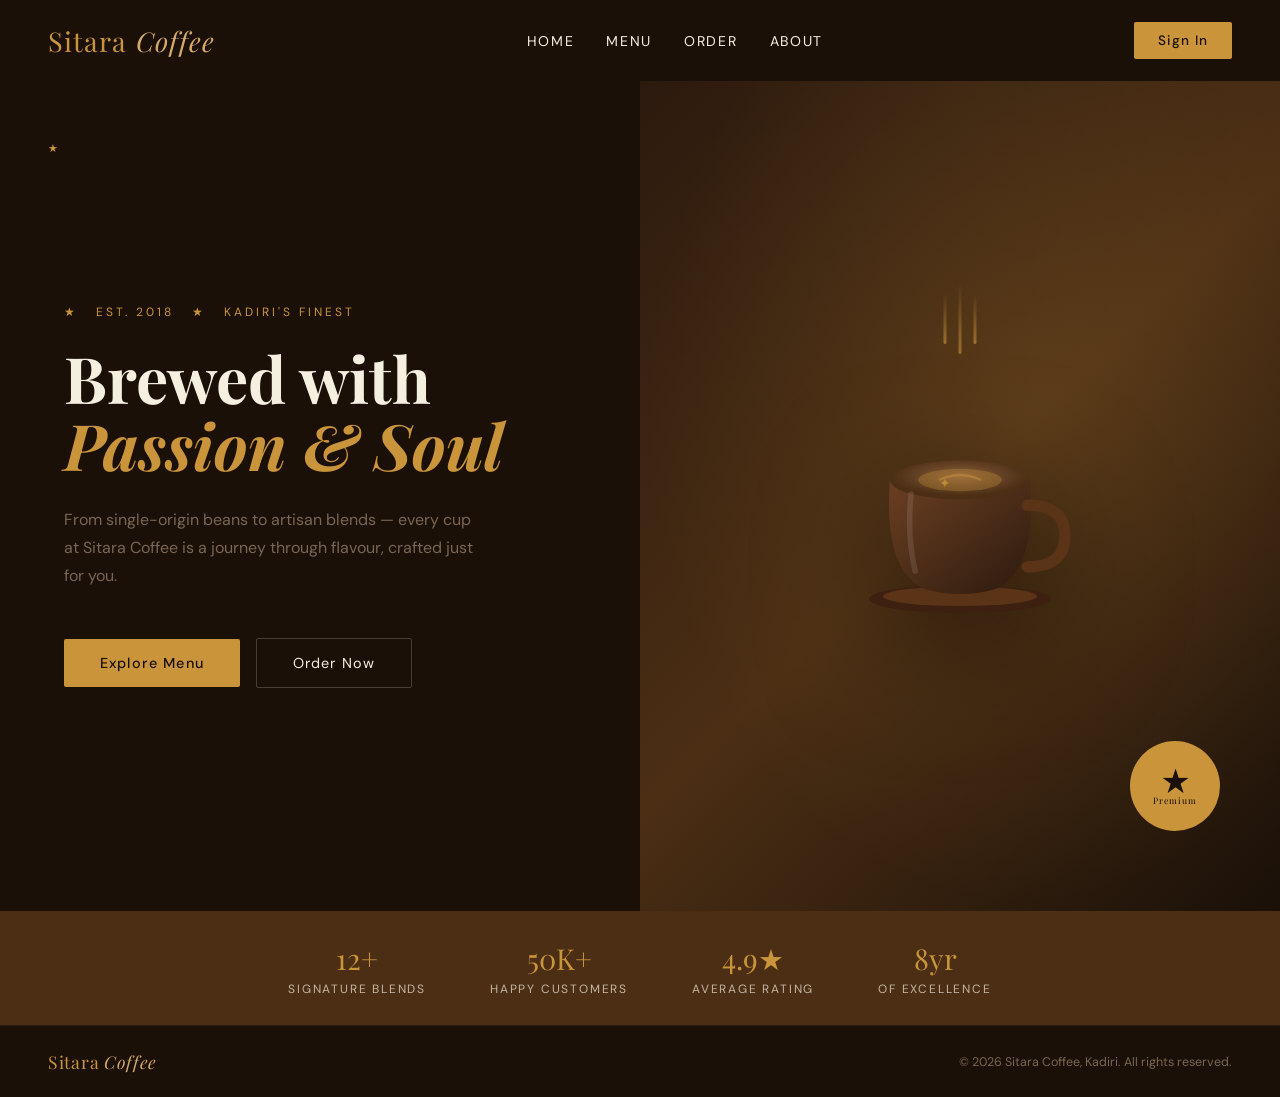
<file: sitara-coffee.html>
<!DOCTYPE html>
<html lang="en">
<head>
<meta charset="UTF-8">
<meta name="viewport" content="width=device-width, initial-scale=1.0">
<title>Sitara Coffee</title>
<link href="https://fonts.googleapis.com/css2?family=Playfair+Display:ital,wght@0,400;0,700;1,400&family=DM+Sans:wght@300;400;500&display=swap" rel="stylesheet">
<style>
  :root {
    --cream: #F5EFE0;
    --dark: #1A1008;
    --coffee: #4B2E14;
    --gold: #C9943A;
    --warm: #8B5E3C;
    --light-brown: #D4A96A;
    --muted: #7A6652;
    --bg: #FAF5EC;
  }

  * { margin: 0; padding: 0; box-sizing: border-box; }

  body {
    font-family: 'DM Sans', sans-serif;
    background: var(--bg);
    color: var(--dark);
    min-height: 100vh;
    overflow-x: hidden;
  }

  /* ─── PAGE SYSTEM ─── */
  .page { display: none; min-height: 100vh; animation: fadeIn 0.5s ease; }
  .page.active { display: flex; flex-direction: column; }
  @keyframes fadeIn { from { opacity: 0; transform: translateY(12px); } to { opacity: 1; transform: translateY(0); } }

  /* ─── NAV ─── */
  nav {
    display: flex; align-items: center; justify-content: space-between;
    padding: 22px 48px;
    background: var(--dark);
    position: sticky; top: 0; z-index: 100;
  }
  .logo {
    font-family: 'Playfair Display', serif;
    font-size: 1.7rem; color: var(--gold);
    letter-spacing: 0.04em;
  }
  .logo span { font-style: italic; color: var(--light-brown); }
  .nav-links { display: flex; gap: 32px; list-style: none; }
  .nav-links a {
    color: var(--cream); font-size: 0.88rem; letter-spacing: 0.12em;
    text-transform: uppercase; text-decoration: none;
    position: relative; cursor: pointer; transition: color 0.2s;
  }
  .nav-links a::after {
    content: ''; position: absolute; bottom: -4px; left: 0;
    width: 0; height: 1px; background: var(--gold); transition: width 0.3s;
  }
  .nav-links a:hover { color: var(--gold); }
  .nav-links a:hover::after { width: 100%; }
  .nav-btn {
    background: var(--gold); color: var(--dark);
    border: none; padding: 10px 24px; border-radius: 2px;
    font-family: 'DM Sans', sans-serif; font-weight: 500;
    font-size: 0.85rem; letter-spacing: 0.08em; cursor: pointer;
    transition: background 0.2s, transform 0.15s;
  }
  .nav-btn:hover { background: var(--light-brown); transform: translateY(-1px); }

  /* ─── HOME PAGE ─── */
  .hero {
    flex: 1;
    background: var(--dark);
    display: grid; grid-template-columns: 1fr 1fr;
    min-height: calc(100vh - 70px);
    overflow: hidden;
  }
  .hero-text {
    display: flex; flex-direction: column; justify-content: center;
    padding: 80px 64px;
    position: relative;
  }
  .hero-text::before {
    content: '★'; position: absolute; top: 60px; left: 48px;
    font-size: 0.7rem; color: var(--gold); letter-spacing: 0.3em;
  }
  .hero-eyebrow {
    font-size: 0.75rem; letter-spacing: 0.25em; text-transform: uppercase;
    color: var(--gold); margin-bottom: 24px;
  }
  .hero-title {
    font-family: 'Playfair Display', serif;
    font-size: clamp(3rem, 5vw, 5.5rem);
    line-height: 1.05; color: var(--cream);
    margin-bottom: 28px;
  }
  .hero-title em { font-style: italic; color: var(--gold); display: block; }
  .hero-desc {
    color: var(--muted); font-size: 1rem; line-height: 1.75;
    max-width: 420px; margin-bottom: 48px;
  }
  .hero-actions { display: flex; gap: 16px; align-items: center; }
  .btn-primary {
    background: var(--gold); color: var(--dark);
    border: none; padding: 15px 36px; border-radius: 2px;
    font-family: 'DM Sans', sans-serif; font-weight: 500;
    font-size: 0.9rem; letter-spacing: 0.08em; cursor: pointer;
    transition: all 0.2s;
  }
  .btn-primary:hover { background: var(--light-brown); transform: translateY(-2px); box-shadow: 0 8px 24px rgba(201,148,58,0.3); }
  .btn-ghost {
    background: transparent; color: var(--cream);
    border: 1px solid rgba(245,239,224,0.2); padding: 15px 36px; border-radius: 2px;
    font-family: 'DM Sans', sans-serif; font-size: 0.9rem;
    letter-spacing: 0.08em; cursor: pointer; transition: all 0.2s;
  }
  .btn-ghost:hover { border-color: var(--gold); color: var(--gold); }

  .hero-visual {
    position: relative; overflow: hidden;
    background: linear-gradient(135deg, #2C1A0E 0%, #4B2E14 50%, #1A1008 100%);
  }
  .hero-visual::before {
    content: ''; position: absolute; inset: 0;
    background: radial-gradient(ellipse at 60% 40%, rgba(201,148,58,0.15) 0%, transparent 70%);
  }
  .coffee-art {
    position: absolute; inset: 0;
    display: flex; align-items: center; justify-content: center;
  }
  .cup-wrapper { position: relative; }
  .cup-svg { width: 280px; height: 280px; filter: drop-shadow(0 30px 60px rgba(0,0,0,0.5)); }
  .steam {
    position: absolute; top: -60px; left: 50%;
    transform: translateX(-50%);
    display: flex; gap: 12px;
  }
  .steam-line {
    width: 3px; height: 50px;
    background: linear-gradient(to top, rgba(201,148,58,0.6), transparent);
    border-radius: 99px;
    animation: steam 2.5s ease-in-out infinite;
  }
  .steam-line:nth-child(2) { animation-delay: 0.5s; height: 70px; margin-top: -10px; }
  .steam-line:nth-child(3) { animation-delay: 1s; }
  @keyframes steam {
    0%, 100% { opacity: 0.4; transform: scaleY(1) translateY(0); }
    50% { opacity: 0.8; transform: scaleY(1.15) translateY(-8px); }
  }
  .badge {
    position: absolute; bottom: 80px; right: 60px;
    background: var(--gold); border-radius: 50%;
    width: 90px; height: 90px;
    display: flex; flex-direction: column; align-items: center; justify-content: center;
    font-family: 'Playfair Display', serif;
    animation: spin 20s linear infinite;
  }
  .badge .num { font-size: 1.8rem; font-weight: 700; color: var(--dark); line-height: 1; }
  .badge .lab { font-size: 0.55rem; letter-spacing: 0.1em; color: var(--dark); }
  @keyframes spin { from { transform: rotate(0deg); } to { transform: rotate(360deg); } }

  /* Stats bar */
  .stats-bar {
    background: var(--coffee);
    display: flex; justify-content: center; gap: 64px;
    padding: 28px 48px;
  }
  .stat { text-align: center; }
  .stat-num { font-family: 'Playfair Display', serif; font-size: 1.8rem; color: var(--gold); }
  .stat-lab { font-size: 0.75rem; letter-spacing: 0.15em; text-transform: uppercase; color: var(--cream); opacity: 0.7; margin-top: 4px; }

  /* ─── MENU PAGE ─── */
  .menu-header {
    background: var(--dark); padding: 72px 64px 48px;
    text-align: center;
  }
  .menu-header h1 {
    font-family: 'Playfair Display', serif;
    font-size: clamp(2.5rem, 4vw, 4rem);
    color: var(--cream);
  }
  .menu-header h1 em { color: var(--gold); font-style: italic; }
  .menu-header p { color: var(--muted); margin-top: 12px; font-size: 0.95rem; }
  .menu-tabs {
    display: flex; justify-content: center; gap: 8px; margin-top: 32px;
  }
  .tab-btn {
    background: transparent; border: 1px solid rgba(255,255,255,0.15);
    color: var(--cream); padding: 10px 28px; border-radius: 99px;
    font-family: 'DM Sans', sans-serif; font-size: 0.85rem;
    letter-spacing: 0.08em; cursor: pointer; transition: all 0.2s;
  }
  .tab-btn.active, .tab-btn:hover { background: var(--gold); border-color: var(--gold); color: var(--dark); }

  .menu-grid {
    display: grid; grid-template-columns: repeat(auto-fill, minmax(280px, 1fr));
    gap: 24px; padding: 48px 64px; flex: 1;
    background: var(--bg);
  }
  .menu-card {
    background: white; border-radius: 4px;
    overflow: hidden; cursor: pointer;
    transition: transform 0.2s, box-shadow 0.2s;
    box-shadow: 0 2px 12px rgba(26,16,8,0.08);
  }
  .menu-card:hover { transform: translateY(-6px); box-shadow: 0 16px 40px rgba(26,16,8,0.15); }
  .card-img {
    height: 180px;
    display: flex; align-items: center; justify-content: center;
    font-size: 4rem; position: relative;
  }
  .card-badge {
    position: absolute; top: 12px; right: 12px;
    background: var(--gold); color: var(--dark);
    font-size: 0.65rem; font-weight: 700; letter-spacing: 0.1em;
    padding: 4px 10px; border-radius: 99px; text-transform: uppercase;
  }
  .card-body { padding: 20px 24px; }
  .card-name { font-family: 'Playfair Display', serif; font-size: 1.15rem; margin-bottom: 6px; }
  .card-desc { font-size: 0.82rem; color: var(--muted); line-height: 1.6; margin-bottom: 16px; }
  .card-footer { display: flex; align-items: center; justify-content: space-between; }
  .card-price { font-family: 'Playfair Display', serif; font-size: 1.2rem; color: var(--coffee); font-weight: 700; }
  .add-btn {
    background: var(--dark); color: var(--cream);
    border: none; width: 36px; height: 36px; border-radius: 50%;
    font-size: 1.2rem; cursor: pointer; transition: background 0.2s;
    display: flex; align-items: center; justify-content: center;
  }
  .add-btn:hover { background: var(--gold); color: var(--dark); }

  /* ─── ORDER PAGE ─── */
  .order-container {
    flex: 1; display: grid; grid-template-columns: 1fr 400px;
    gap: 0; background: var(--bg);
  }
  .order-form-section { padding: 60px 64px; }
  .order-form-section h2 {
    font-family: 'Playfair Display', serif;
    font-size: 2.2rem; margin-bottom: 8px;
  }
  .order-form-section h2 em { font-style: italic; color: var(--gold); }
  .order-form-section p { color: var(--muted); font-size: 0.9rem; margin-bottom: 36px; }

  .form-row { display: grid; grid-template-columns: 1fr 1fr; gap: 16px; }
  .field { margin-bottom: 20px; }
  .field label {
    display: block; font-size: 0.78rem; letter-spacing: 0.12em;
    text-transform: uppercase; color: var(--muted); margin-bottom: 8px;
  }
  .field input, .field select, .field textarea {
    width: 100%; padding: 14px 16px;
    border: 1px solid rgba(75,46,20,0.15); border-radius: 3px;
    background: white; font-family: 'DM Sans', sans-serif;
    font-size: 0.95rem; color: var(--dark);
    transition: border-color 0.2s;
    outline: none;
  }
  .field input:focus, .field select:focus, .field textarea:focus {
    border-color: var(--gold);
    box-shadow: 0 0 0 3px rgba(201,148,58,0.12);
  }
  .field textarea { resize: vertical; min-height: 100px; }

  .order-summary {
    background: var(--dark); padding: 60px 40px;
    position: sticky; top: 70px; height: calc(100vh - 70px);
    overflow-y: auto;
  }
  .summary-title {
    font-family: 'Playfair Display', serif;
    font-size: 1.4rem; color: var(--cream); margin-bottom: 32px;
    padding-bottom: 16px; border-bottom: 1px solid rgba(255,255,255,0.1);
  }
  .summary-item {
    display: flex; justify-content: space-between; align-items: flex-start;
    margin-bottom: 16px; padding-bottom: 16px;
    border-bottom: 1px solid rgba(255,255,255,0.07);
  }
  .summary-item-name { color: var(--cream); font-size: 0.9rem; }
  .summary-item-sub { color: var(--muted); font-size: 0.78rem; margin-top: 2px; }
  .summary-item-price { color: var(--gold); font-family: 'Playfair Display', serif; }
  .summary-divider { height: 1px; background: rgba(255,255,255,0.1); margin: 24px 0; }
  .summary-row { display: flex; justify-content: space-between; color: var(--muted); font-size: 0.88rem; margin-bottom: 10px; }
  .summary-total { display: flex; justify-content: space-between; color: var(--cream); font-size: 1.1rem; font-family: 'Playfair Display', serif; margin-top: 8px; }
  .summary-total span:last-child { color: var(--gold); }

  .place-order-btn {
    width: 100%; margin-top: 32px;
    background: var(--gold); color: var(--dark);
    border: none; padding: 18px; border-radius: 3px;
    font-family: 'DM Sans', sans-serif; font-weight: 600;
    font-size: 1rem; letter-spacing: 0.08em; cursor: pointer;
    transition: all 0.2s;
  }
  .place-order-btn:hover { background: var(--light-brown); transform: translateY(-2px); }

  /* ─── LOGIN PAGE ─── */
  .login-layout {
    flex: 1; display: grid; grid-template-columns: 1fr 1fr;
    min-height: calc(100vh - 70px);
  }
  .login-panel {
    display: flex; flex-direction: column; justify-content: center;
    align-items: center; padding: 80px 64px;
    background: var(--bg);
  }
  .login-box { width: 100%; max-width: 400px; }
  .login-box h2 {
    font-family: 'Playfair Display', serif;
    font-size: 2rem; margin-bottom: 8px; color: var(--dark);
  }
  .login-box h2 em { font-style: italic; color: var(--gold); }
  .login-box p { color: var(--muted); font-size: 0.9rem; margin-bottom: 36px; }

  .divider {
    display: flex; align-items: center; gap: 12px;
    margin: 24px 0;
  }
  .divider-line { flex: 1; height: 1px; background: rgba(75,46,20,0.15); }
  .divider span { font-size: 0.78rem; color: var(--muted); }

  .social-btn {
    width: 100%; padding: 13px; border: 1px solid rgba(75,46,20,0.2);
    border-radius: 3px; background: white;
    font-family: 'DM Sans', sans-serif; font-size: 0.9rem;
    cursor: pointer; display: flex; align-items: center; justify-content: center;
    gap: 10px; transition: all 0.2s; margin-bottom: 12px;
  }
  .social-btn:hover { border-color: var(--gold); background: rgba(201,148,58,0.05); }
  .switch-link { color: var(--muted); font-size: 0.85rem; text-align: center; margin-top: 24px; }
  .switch-link a { color: var(--coffee); cursor: pointer; font-weight: 500; }
  .switch-link a:hover { color: var(--gold); }

  .login-visual {
    background: var(--dark);
    display: flex; flex-direction: column; align-items: center; justify-content: center;
    padding: 80px 64px;
    position: relative; overflow: hidden;
  }
  .login-visual::before {
    content: ''; position: absolute; inset: 0;
    background: radial-gradient(ellipse at 50% 50%, rgba(201,148,58,0.12) 0%, transparent 70%);
  }
  .login-quote {
    font-family: 'Playfair Display', serif;
    font-size: 1.8rem; color: var(--cream);
    text-align: center; line-height: 1.5;
    position: relative; z-index: 1;
  }
  .login-quote em { color: var(--gold); font-style: italic; }
  .quote-author { color: var(--muted); font-size: 0.85rem; margin-top: 20px; text-align: center; position: relative; z-index: 1; }
  .login-cups {
    font-size: 6rem; margin-bottom: 48px;
    position: relative; z-index: 1;
    animation: float 3s ease-in-out infinite;
  }
  @keyframes float {
    0%, 100% { transform: translateY(0); }
    50% { transform: translateY(-10px); }
  }

  /* ─── THANK YOU PAGE ─── */
  .thankyou-page {
    flex: 1; display: flex; flex-direction: column;
    align-items: center; justify-content: center;
    background: var(--dark); text-align: center; padding: 80px 40px;
    position: relative; overflow: hidden;
  }
  .thankyou-page::before {
    content: ''; position: absolute; inset: 0;
    background: radial-gradient(ellipse at 50% 40%, rgba(201,148,58,0.12) 0%, transparent 60%);
  }
  .ty-icon { font-size: 5rem; margin-bottom: 32px; position: relative; z-index: 1; animation: pop 0.6s cubic-bezier(0.34, 1.56, 0.64, 1); }
  @keyframes pop { from { transform: scale(0); opacity: 0; } to { transform: scale(1); opacity: 1; } }
  .ty-star { font-family: 'Playfair Display', serif; font-size: 0.8rem; letter-spacing: 0.4em; color: var(--gold); text-transform: uppercase; margin-bottom: 20px; position: relative; z-index: 1; }
  .ty-title {
    font-family: 'Playfair Display', serif;
    font-size: clamp(2.5rem, 5vw, 4.5rem); color: var(--cream);
    line-height: 1.1; margin-bottom: 16px;
    position: relative; z-index: 1;
  }
  .ty-title em { font-style: italic; color: var(--gold); }
  .ty-desc { color: var(--muted); font-size: 1rem; line-height: 1.8; max-width: 500px; margin-bottom: 48px; position: relative; z-index: 1; }
  .ty-card {
    background: rgba(255,255,255,0.05); border: 1px solid rgba(201,148,58,0.2);
    border-radius: 6px; padding: 32px 48px; margin-bottom: 48px;
    position: relative; z-index: 1;
  }
  .ty-order-id { font-size: 0.75rem; letter-spacing: 0.2em; text-transform: uppercase; color: var(--muted); margin-bottom: 8px; }
  .ty-order-num { font-family: 'Playfair Display', serif; font-size: 2rem; color: var(--gold); }
  .ty-eta { color: var(--cream); font-size: 0.9rem; margin-top: 8px; }
  .ty-actions { display: flex; gap: 16px; position: relative; z-index: 1; }
  .confetti {
    position: absolute; inset: 0; pointer-events: none; z-index: 0;
  }
  .confetti-dot {
    position: absolute;
    width: 8px; height: 8px; border-radius: 50%;
    animation: confettiFall linear infinite;
  }
  @keyframes confettiFall {
    0% { transform: translateY(-20px) rotate(0deg); opacity: 1; }
    100% { transform: translateY(110vh) rotate(720deg); opacity: 0; }
  }

  /* ─── FOOTER ─── */
  footer {
    background: var(--dark); padding: 24px 48px;
    display: flex; align-items: center; justify-content: space-between;
    border-top: 1px solid rgba(255,255,255,0.06);
  }
  footer .logo { font-size: 1.1rem; }
  footer p { color: var(--muted); font-size: 0.78rem; }

  /* ─── ABOUT PAGE ─── */
  .about-hero {
    background: var(--dark); padding: 80px 64px;
    display: grid; grid-template-columns: 1fr 1fr; gap: 64px; align-items: center;
  }
  .about-hero h1 { font-family: 'Playfair Display', serif; font-size: clamp(2rem, 4vw, 3.5rem); color: var(--cream); line-height: 1.2; }
  .about-hero h1 em { color: var(--gold); font-style: italic; }
  .about-hero p { color: var(--muted); line-height: 1.8; margin-top: 20px; }
  .about-visual { display: grid; grid-template-columns: 1fr 1fr; gap: 16px; }
  .about-tile {
    background: rgba(255,255,255,0.04); border-radius: 4px;
    padding: 32px 24px; text-align: center;
    border: 1px solid rgba(201,148,58,0.15);
  }
  .about-tile .emoji { font-size: 2.5rem; margin-bottom: 12px; display: block; }
  .about-tile h3 { font-family: 'Playfair Display', serif; color: var(--gold); font-size: 1.05rem; margin-bottom: 6px; }
  .about-tile p { color: var(--muted); font-size: 0.8rem; line-height: 1.6; }
  .values-section { background: var(--bg); padding: 72px 64px; }
  .values-section h2 { font-family: 'Playfair Display', serif; font-size: 2rem; text-align: center; margin-bottom: 48px; }
  .values-section h2 em { color: var(--gold); font-style: italic; }
  .values-grid { display: grid; grid-template-columns: repeat(3, 1fr); gap: 32px; }
  .value-card { padding: 36px 28px; border-left: 3px solid var(--gold); }
  .value-card h3 { font-family: 'Playfair Display', serif; font-size: 1.2rem; margin-bottom: 10px; }
  .value-card p { color: var(--muted); font-size: 0.88rem; line-height: 1.7; }

  /* Toasts */
  .toast {
    position: fixed; bottom: 32px; right: 32px;
    background: var(--dark); color: var(--cream);
    padding: 16px 24px; border-radius: 4px;
    border-left: 3px solid var(--gold);
    font-size: 0.9rem; z-index: 9999;
    animation: slideIn 0.3s ease;
    box-shadow: 0 8px 32px rgba(0,0,0,0.3);
  }
  @keyframes slideIn { from { transform: translateX(100px); opacity: 0; } to { transform: translateX(0); opacity: 1; } }

  @media (max-width: 768px) {
    nav { padding: 18px 24px; }
    .nav-links { display: none; }
    .hero, .login-layout, .order-container, .about-hero { grid-template-columns: 1fr; }
    .hero-visual { display: none; }
    .hero-text { padding: 48px 24px; }
    .menu-grid { padding: 24px; }
    .order-summary { position: static; height: auto; }
    .values-grid { grid-template-columns: 1fr; }
    .about-hero { padding: 48px 24px; }
    .values-section { padding: 48px 24px; }
    .login-visual { display: none; }
    .login-panel { padding: 48px 24px; }
    .stats-bar { gap: 24px; flex-wrap: wrap; }
    footer { flex-direction: column; gap: 12px; text-align: center; }
  }
</style>
</head>
<body>

<!-- ═══════════════ NAV ═══════════════ -->
<nav>
  <div class="logo">Sitara <span>Coffee</span></div>
  <ul class="nav-links">
    <li><a onclick="showPage('home')">Home</a></li>
    <li><a onclick="showPage('menu')">Menu</a></li>
    <li><a onclick="showPage('order')">Order</a></li>
    <li><a onclick="showPage('about')">About</a></li>
  </ul>
  <button class="nav-btn" onclick="showPage('login')">Sign In</button>
</nav>

<!-- ═══════════════ HOME ═══════════════ -->
<div id="page-home" class="page active">
  <div class="hero">
    <div class="hero-text">
      <div class="hero-eyebrow">★ &nbsp; Est. 2018 &nbsp; ★ &nbsp; Kadiri's Finest</div>
      <h1 class="hero-title">
        Brewed with<br>
        <em>Passion &amp; Soul</em>
      </h1>
      <p class="hero-desc">From single-origin beans to artisan blends — every cup at Sitara Coffee is a journey through flavour, crafted just for you.</p>
      <div class="hero-actions">
        <button class="btn-primary" onclick="showPage('menu')">Explore Menu</button>
        <button class="btn-ghost" onclick="showPage('order')">Order Now</button>
      </div>
    </div>
    <div class="hero-visual">
      <div class="coffee-art">
        <div class="cup-wrapper">
          <div class="steam">
            <div class="steam-line"></div>
            <div class="steam-line"></div>
            <div class="steam-line"></div>
          </div>
          <svg class="cup-svg" viewBox="0 0 200 200" xmlns="http://www.w3.org/2000/svg">
            <defs>
              <linearGradient id="cupGrad" x1="0%" y1="0%" x2="100%" y2="100%">
                <stop offset="0%" style="stop-color:#6B3F22"/>
                <stop offset="100%" style="stop-color:#2C1A0E"/>
              </linearGradient>
              <radialGradient id="coffeeGrad" cx="50%" cy="40%" r="50%">
                <stop offset="0%" style="stop-color:#8B5E3C"/>
                <stop offset="100%" style="stop-color:#4B2E14"/>
              </radialGradient>
            </defs>
            <!-- Saucer -->
            <ellipse cx="100" cy="175" rx="65" ry="10" fill="#3D2010"/>
            <ellipse cx="100" cy="173" rx="55" ry="7" fill="#5B3418"/>
            <!-- Cup body -->
            <path d="M50 90 Q45 155 75 168 Q100 175 125 168 Q155 155 150 90 Z" fill="url(#cupGrad)"/>
            <!-- Coffee surface -->
            <ellipse cx="100" cy="90" rx="50" ry="14" fill="url(#coffeeGrad)"/>
            <!-- Latte art -->
            <ellipse cx="100" cy="90" rx="30" ry="8" fill="#C9943A" opacity="0.3"/>
            <path d="M85 90 Q100 83 115 90" stroke="#C9943A" stroke-width="1.5" fill="none" opacity="0.5"/>
            <!-- Handle -->
            <path d="M148 108 Q175 108 175 130 Q175 152 148 152" stroke="#5B3418" stroke-width="8" fill="none" stroke-linecap="round"/>
            <!-- Highlight -->
            <path d="M65 100 Q62 130 68 155" stroke="rgba(255,255,255,0.1)" stroke-width="4" fill="none" stroke-linecap="round"/>
            <!-- Star -->
            <text x="85" y="96" font-size="10" fill="#C9943A" opacity="0.8">✦</text>
          </svg>
        </div>
      </div>
      <div class="badge">
        <span class="num">★</span>
        <span class="lab">Premium</span>
      </div>
    </div>
  </div>
  <div class="stats-bar">
    <div class="stat"><div class="stat-num">12+</div><div class="stat-lab">Signature Blends</div></div>
    <div class="stat"><div class="stat-num">50K+</div><div class="stat-lab">Happy Customers</div></div>
    <div class="stat"><div class="stat-num">4.9★</div><div class="stat-lab">Average Rating</div></div>
    <div class="stat"><div class="stat-num">8yr</div><div class="stat-lab">Of Excellence</div></div>
  </div>
  <footer>
    <div class="logo">Sitara <span>Coffee</span></div>
    <p>© 2026 Sitara Coffee, Kadiri. All rights reserved.</p>
  </footer>
</div>

<!-- ═══════════════ MENU ═══════════════ -->
<div id="page-menu" class="page">
  <div class="menu-header">
    <h1>Our <em>Menu</em></h1>
    <p>Handcrafted beverages and bites, made with the finest ingredients</p>
    <div class="menu-tabs">
      <button class="tab-btn active" onclick="filterMenu('all', this)">All</button>
      <button class="tab-btn" onclick="filterMenu('hot', this)">Hot Drinks</button>
      <button class="tab-btn" onclick="filterMenu('cold', this)">Cold Drinks</button>
      <button class="tab-btn" onclick="filterMenu('food', this)">Food</button>
    </div>
  </div>
  <div class="menu-grid" id="menu-grid"></div>
  <footer>
    <div class="logo">Sitara <span>Coffee</span></div>
    <p>© 2026 Sitara Coffee, Kadiri. All rights reserved.</p>
  </footer>
</div>

<!-- ═══════════════ ORDER ═══════════════ -->
<div id="page-order" class="page">
  <div class="order-container">
    <div class="order-form-section">
      <h2>Place Your <em>Order</em></h2>
      <p>Fill in your details and we'll have it ready for you.</p>

      <div class="form-row">
        <div class="field">
          <label>First Name</label>
          <input type="text" placeholder="Priya" id="ord-fname">
        </div>
        <div class="field">
          <label>Last Name</label>
          <input type="text" placeholder="Sharma" id="ord-lname">
        </div>
      </div>
      <div class="field">
        <label>Phone Number</label>
        <input type="tel" placeholder="+91 98765 43210" id="ord-phone">
      </div>
      <div class="field">
        <label>Order Type</label>
        <select id="ord-type">
          <option>Dine In</option>
          <option>Takeaway</option>
          <option>Delivery</option>
        </select>
      </div>
      <div class="field" id="addr-field" style="display:none">
        <label>Delivery Address</label>
        <textarea placeholder="Enter your full address..." id="ord-addr"></textarea>
      </div>
      <div class="field">
        <label>Special Instructions</label>
        <textarea placeholder="Any allergies, preferences, or notes..." id="ord-note"></textarea>
      </div>
      <button class="btn-primary" style="width:100%;padding:16px;" onclick="placeOrder()">Confirm Order →</button>
    </div>
    <div class="order-summary">
      <div class="summary-title">☕ Your Order</div>
      <div id="summary-items">
        <div class="summary-item">
          <div>
            <div class="summary-item-name">Sitara Special Latte</div>
            <div class="summary-item-sub">Medium · Extra shot</div>
          </div>
          <div class="summary-item-price">₹180</div>
        </div>
        <div class="summary-item">
          <div>
            <div class="summary-item-name">Almond Croissant</div>
            <div class="summary-item-sub">Freshly baked</div>
          </div>
          <div class="summary-item-price">₹120</div>
        </div>
      </div>
      <div class="summary-divider"></div>
      <div class="summary-row"><span>Subtotal</span><span>₹300</span></div>
      <div class="summary-row"><span>Taxes (5%)</span><span>₹15</span></div>
      <div class="summary-row"><span>Packaging</span><span>₹10</span></div>
      <div class="summary-divider"></div>
      <div class="summary-total"><span>Total</span><span>₹325</span></div>
      <div style="margin-top:16px;font-size:0.78rem;color:var(--muted);text-align:center;">
        ✦ Free delivery on orders above ₹500
      </div>
    </div>
  </div>
</div>

<!-- ═══════════════ LOGIN ═══════════════ -->
<div id="page-login" class="page">
  <div class="login-layout">
    <div class="login-panel">
      <div class="login-box" id="login-form-box">
        <h2>Welcome <em>Back</em></h2>
        <p>Sign in to track your orders and enjoy member rewards.</p>

        <button class="social-btn">
          <svg width="18" height="18" viewBox="0 0 18 18"><path d="M9 7.5V10.5H13.48C13.25 11.7 12.1 13.5 9 13.5C6.35 13.5 4.2 11.32 4.2 9C4.2 6.68 6.35 4.5 9 4.5C10.48 4.5 11.5 5.1 12.07 5.62L14.22 3.55C12.92 2.35 11.12 1.5 9 1.5C4.86 1.5 1.5 4.86 1.5 9C1.5 13.14 4.86 16.5 9 16.5C13.32 16.5 16.2 13.5 16.2 9.15C16.2 8.58 16.14 8.16 16.05 7.5H9Z" fill="#4285F4"/></svg>
          Continue with Google
        </button>

        <div class="divider">
          <div class="divider-line"></div>
          <span>or sign in with email</span>
          <div class="divider-line"></div>
        </div>

        <div class="field">
          <label>Email Address</label>
          <input type="email" placeholder="you@example.com" id="login-email">
        </div>
        <div class="field">
          <label>Password</label>
          <input type="password" placeholder="••••••••" id="login-pass">
        </div>
        <div style="text-align:right;margin-top:-10px;margin-bottom:20px;">
          <a style="font-size:0.82rem;color:var(--coffee);cursor:pointer;" onclick="showToast('Password reset link sent!')">Forgot password?</a>
        </div>

        <button class="btn-primary" style="width:100%;padding:16px;" onclick="handleLogin()">Sign In →</button>
        <div class="switch-link">Don't have an account? <a onclick="toggleAuth()">Create one</a></div>
      </div>

      <div class="login-box" id="signup-form-box" style="display:none">
        <h2>Join <em>Sitara</em></h2>
        <p>Create your account and unlock exclusive member benefits.</p>

        <div class="form-row">
          <div class="field"><label>First Name</label><input type="text" placeholder="Priya"></div>
          <div class="field"><label>Last Name</label><input type="text" placeholder="Sharma"></div>
        </div>
        <div class="field"><label>Email Address</label><input type="email" placeholder="you@example.com"></div>
        <div class="field"><label>Password</label><input type="password" placeholder="Create a strong password"></div>
        <div class="field"><label>Confirm Password</label><input type="password" placeholder="Repeat your password"></div>

        <button class="btn-primary" style="width:100%;padding:16px;" onclick="handleLogin()">Create Account →</button>
        <div class="switch-link">Already have an account? <a onclick="toggleAuth()">Sign in</a></div>
      </div>
    </div>

    <div class="login-visual">
      <div class="login-cups">☕</div>
      <div class="login-quote">
        "Life begins <em>after coffee</em>"
      </div>
      <div class="quote-author">— Sitara Coffee Philosophy</div>
    </div>
  </div>
</div>

<!-- ═══════════════ ABOUT ═══════════════ -->
<div id="page-about" class="page">
  <div class="about-hero">
    <div>
      <h1>Born from a<br><em>Love of Coffee</em></h1>
      <p>Sitara Coffee was founded in 2018 with a simple dream — to bring world-class specialty coffee to the heart of Kadiri. We source our beans from the finest estates across Coorg, Chikmagalur, and beyond.</p>
      <p style="margin-top:16px;">Every cup we serve is a promise — of quality, warmth, and a moment that belongs just to you.</p>
      <button class="btn-primary" style="margin-top:32px;" onclick="showPage('menu')">Explore Our Menu</button>
    </div>
    <div class="about-visual">
      <div class="about-tile"><span class="emoji">🌱</span><h3>Ethically Sourced</h3><p>Direct trade with farmers who care</p></div>
      <div class="about-tile"><span class="emoji">🔥</span><h3>Artisan Roasted</h3><p>Small-batch roasting for peak flavour</p></div>
      <div class="about-tile"><span class="emoji">☕</span><h3>Expert Brewed</h3><p>Trained baristas, every single time</p></div>
      <div class="about-tile"><span class="emoji">💛</span><h3>Community First</h3><p>Kadiri's gathering place since 2018</p></div>
    </div>
  </div>
  <div class="values-section">
    <h2>Our <em>Values</em></h2>
    <div class="values-grid">
      <div class="value-card">
        <h3>Quality Without Compromise</h3>
        <p>From bean selection to cup presentation, we never cut corners. Our standards are high because your expectations deserve nothing less.</p>
      </div>
      <div class="value-card">
        <h3>Sustainability at Heart</h3>
        <p>We partner with eco-conscious farms and use compostable packaging. Because a great cup of coffee shouldn't cost the planet.</p>
      </div>
      <div class="value-card">
        <h3>Warmth in Every Cup</h3>
        <p>Coffee is more than a drink — it's a connection. We strive to make Sitara a place where everyone feels welcome and at home.</p>
      </div>
    </div>
  </div>
  <footer>
    <div class="logo">Sitara <span>Coffee</span></div>
    <p>© 2026 Sitara Coffee, Kadiri. All rights reserved.</p>
  </footer>
</div>

<!-- ═══════════════ THANK YOU ═══════════════ -->
<div id="page-thankyou" class="page">
  <div class="thankyou-page">
    <div class="confetti" id="confetti-container"></div>
    <div class="ty-icon">☕</div>
    <div class="ty-star">★ &nbsp; Order Confirmed &nbsp; ★</div>
    <h1 class="ty-title">Thank You,<br><em>Sitara Star!</em></h1>
    <p class="ty-desc">Your order is brewing! We're crafting your perfect cup with love and care. You'll be notified when it's ready.</p>
    <div class="ty-card">
      <div class="ty-order-id">Order Number</div>
      <div class="ty-order-num" id="ty-order-num">#SC-2024</div>
      <div class="ty-eta">⏱ Estimated time: <strong style="color:var(--gold)">15–20 minutes</strong></div>
    </div>
    <div class="ty-actions">
      <button class="btn-primary" onclick="showPage('home')">Back to Home</button>
      <button class="btn-ghost" onclick="showPage('menu')" style="color:var(--cream);border-color:rgba(245,239,224,0.2);">Order Again</button>
    </div>
  </div>
</div>

<script>
  // ─── MENU DATA ───
  const menuItems = [
    { id:1, name:'Sitara Special Latte', desc:'Our signature blend with a hint of cardamom and vanilla foam.', price:'₹180', emoji:'☕', tag:'hot', badge:'Bestseller' },
    { id:2, name:'Classic Espresso', desc:'Bold, rich, and perfectly extracted from single-origin Coorg beans.', price:'₹120', emoji:'🍵', tag:'hot', badge:null },
    { id:3, name:'Cappuccino', desc:'Equal parts espresso, steamed milk, and velvety foam.', price:'₹150', emoji:'☕', tag:'hot', badge:null },
    { id:4, name:'Cold Brew', desc:'Steeped for 18 hours for a smooth, naturally sweet coffee.', price:'₹160', emoji:'🧊', tag:'cold', badge:'New' },
    { id:5, name:'Iced Caramel Latte', desc:'Espresso over ice, drizzled with house-made caramel sauce.', price:'₹190', emoji:'🥤', tag:'cold', badge:null },
    { id:6, name:'Mango Cold Foam', desc:'Cold brew topped with whipped mango cold foam.', price:'₹200', emoji:'🥭', tag:'cold', badge:'Seasonal' },
    { id:7, name:'Almond Croissant', desc:'Buttery, flaky, filled with almond cream. Baked fresh daily.', price:'₹120', emoji:'🥐', tag:'food', badge:null },
    { id:8, name:'Avocado Toast', desc:'Sourdough, smashed avocado, cherry tomatoes, microgreens.', price:'₹180', emoji:'🥑', tag:'food', badge:null },
    { id:9, name:'Banana Walnut Cake', desc:'Moist, rich, and topped with a light cream cheese frosting.', price:'₹140', emoji:'🍰', tag:'food', badge:'Chef\'s Pick' },
  ];

  function renderMenu(tag = 'all') {
    const grid = document.getElementById('menu-grid');
    const items = tag === 'all' ? menuItems : menuItems.filter(i => i.tag === tag);
    grid.innerHTML = items.map(item => `
      <div class="menu-card">
        <div class="card-img" style="background:${item.tag==='hot'?'#F5EFE0':item.tag==='cold'?'#E8F4F8':'#FFF8F0'}">
          <span style="font-size:4rem">${item.emoji}</span>
          ${item.badge ? `<div class="card-badge">${item.badge}</div>` : ''}
        </div>
        <div class="card-body">
          <div class="card-name">${item.name}</div>
          <div class="card-desc">${item.desc}</div>
          <div class="card-footer">
            <div class="card-price">${item.price}</div>
            <button class="add-btn" onclick="addToCart('${item.name}', '${item.price}')">+</button>
          </div>
        </div>
      </div>
    `).join('');
  }

  function filterMenu(tag, btn) {
    document.querySelectorAll('.tab-btn').forEach(b => b.classList.remove('active'));
    btn.classList.add('active');
    renderMenu(tag);
  }

  function addToCart(name, price) {
    showToast(`${name} added to cart!`);
  }

  // ─── PAGE ROUTING ───
  function showPage(id) {
    document.querySelectorAll('.page').forEach(p => p.classList.remove('active'));
    document.getElementById('page-' + id).classList.add('active');
    window.scrollTo(0, 0);
    if (id === 'menu') renderMenu();
    if (id === 'thankyou') launchConfetti();
  }

  // ─── AUTH TOGGLE ───
  function toggleAuth() {
    const login = document.getElementById('login-form-box');
    const signup = document.getElementById('signup-form-box');
    if (login.style.display === 'none') {
      login.style.display = 'block'; signup.style.display = 'none';
    } else {
      login.style.display = 'none'; signup.style.display = 'block';
    }
  }

  function handleLogin() {
    showToast('Signed in successfully! Welcome to Sitara ✦');
    setTimeout(() => showPage('home'), 1000);
  }

  // ─── ORDER ───
  document.getElementById('ord-type')?.addEventListener('change', function() {
    document.getElementById('addr-field').style.display = this.value === 'Delivery' ? 'block' : 'none';
  });

  function placeOrder() {
    const fname = document.getElementById('ord-fname')?.value;
    const phone = document.getElementById('ord-phone')?.value;
    if (!fname || !phone) { showToast('Please fill in required fields'); return; }
    const orderId = '#SC-' + Math.floor(Math.random() * 9000 + 1000);
    document.getElementById('ty-order-num').textContent = orderId;
    showPage('thankyou');
  }

  // ─── CONFETTI ───
  function launchConfetti() {
    const container = document.getElementById('confetti-container');
    container.innerHTML = '';
    const colors = ['#C9943A', '#F5EFE0', '#8B5E3C', '#D4A96A', '#fff'];
    for (let i = 0; i < 40; i++) {
      const dot = document.createElement('div');
      dot.className = 'confetti-dot';
      dot.style.cssText = `
        left: ${Math.random() * 100}%;
        background: ${colors[Math.floor(Math.random() * colors.length)]};
        width: ${Math.random() * 8 + 4}px;
        height: ${Math.random() * 8 + 4}px;
        border-radius: ${Math.random() > 0.5 ? '50%' : '2px'};
        animation-duration: ${Math.random() * 3 + 2}s;
        animation-delay: ${Math.random() * 2}s;
      `;
      container.appendChild(dot);
    }
  }

  // ─── TOAST ───
  function showToast(msg) {
    const t = document.createElement('div');
    t.className = 'toast'; t.textContent = msg;
    document.body.appendChild(t);
    setTimeout(() => t.remove(), 3000);
  }

  // Init
  renderMenu();
</script>
</body>
</html>
</file>
